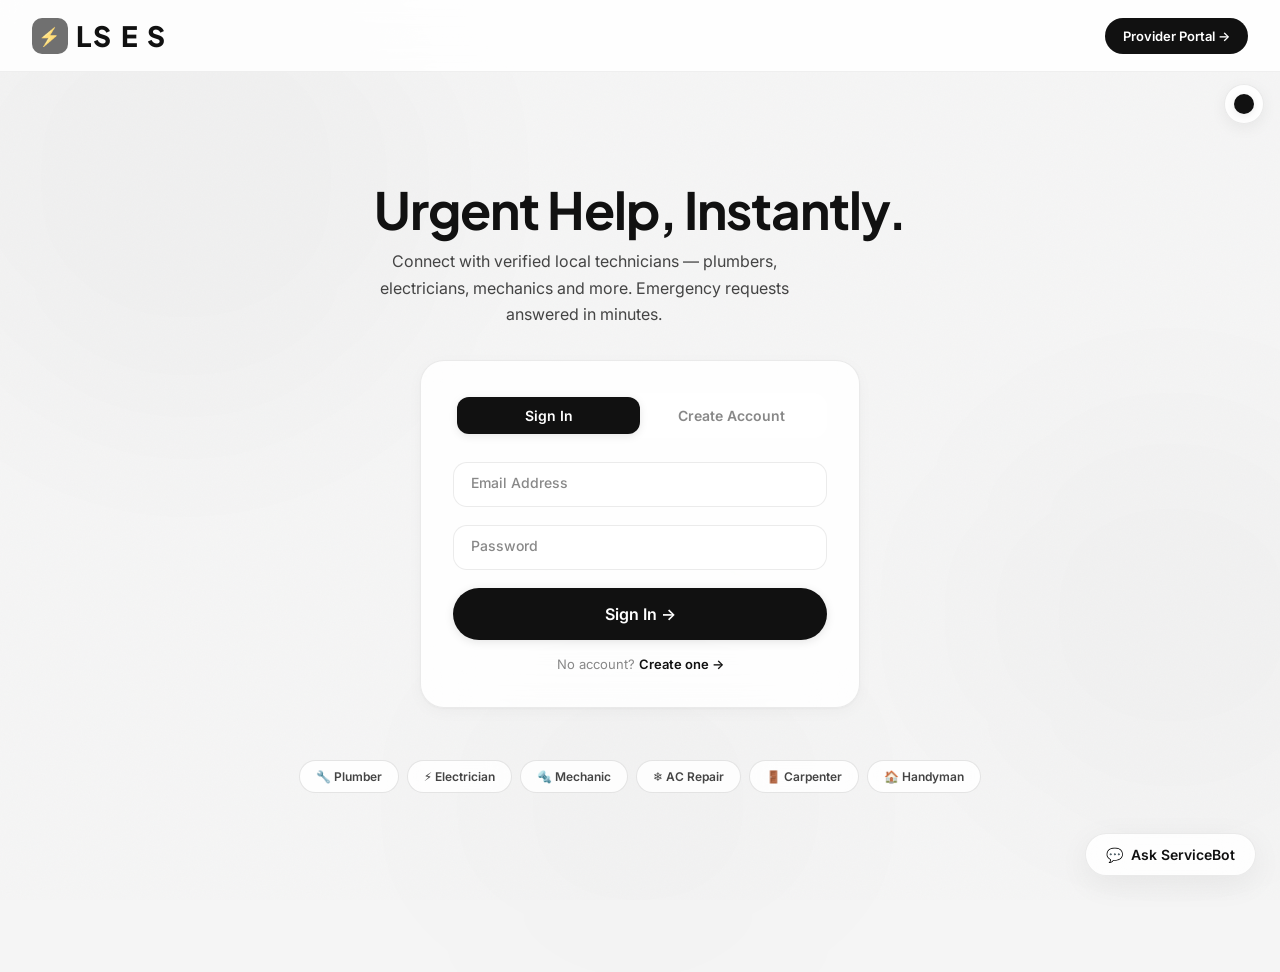
<file: frontend/index.html>
<!DOCTYPE html>
<html lang="en" data-theme="light-minimal">
<head>
<meta charset="UTF-8"/>
<meta name="viewport" content="width=device-width, initial-scale=1.0"/>
<meta name="description" content="LSES — Local Service Emergency System. Get instant help from verified local technicians."/>
<meta name="theme-color" content="#111111"/>
<title>LSES — Local Service Emergency System</title>
<link rel="stylesheet" href="css/style.css"/>
<script>
  (function(){var t=localStorage.getItem('lses_theme');if(t)document.documentElement.setAttribute('data-theme',t)})();
  if(!localStorage.getItem('lses_theme'))localStorage.setItem('lses_theme','light-minimal');
</script>
</head>
<body>
<!-- Background Orbs -->
<div class="orb orb-1"></div>
<div class="orb orb-2"></div>
<div class="orb orb-3"></div>

<!-- Toast Container -->
<div id="toast-container"></div>

<!-- Theme Switcher -->
<div class="theme-switcher">
  <button class="theme-toggle" onclick="toggleThemePicker()" title="Change Theme">
    <span class="theme-toggle-dot"></span>
  </button>
  <div class="theme-picker" id="theme-picker">
    <button class="theme-dot" onclick="setTheme('light-minimal')" title="Light Minimal" style="background:#f5f5f5;border:2px solid rgba(0,0,0,0.15)"></button>
    <button class="theme-dot" onclick="setTheme('noir-glass')" title="Noir Glass" style="background:linear-gradient(135deg,#0a0a0a,#333)"></button>
    <button class="theme-dot" onclick="setTheme('arctic-light')" title="Arctic Light" style="background:#007AFF"></button>
    <button class="theme-dot" onclick="setTheme('rose-quartz')" title="Rose Quartz" style="background:#FF2D55"></button>
    <button class="theme-dot" onclick="setTheme('mint-fresh')" title="Mint Fresh" style="background:#30D158"></button>
    <button class="theme-dot" onclick="setTheme('golden-hour')" title="Golden Hour" style="background:#FF9F0A"></button>
    <button class="theme-dot" onclick="setTheme('lavender-mist')" title="Lavender Mist" style="background:#BF5AF2"></button>
    <button class="theme-dot" onclick="setTheme('pearl-white')" title="Pearl White" style="background:#5AC8FA"></button>
    <button class="theme-dot" onclick="setTheme('midnight-pro')" title="Midnight Pro" style="background:linear-gradient(135deg,#0a0a0f,#0A84FF)"></button>
    <button class="theme-dot" onclick="setTheme('space-indigo')" title="Space Indigo" style="background:linear-gradient(135deg,#0d0d1a,#5E5CE6)"></button>
    <button class="theme-dot" onclick="setTheme('crystal-clear')" title="Crystal Clear" style="background:linear-gradient(135deg,#e8efff,#f5e8ff,#e8fff5)"></button>
  </div>
</div>

<!-- Navbar -->
<nav class="navbar">
  <a href="index.html" class="logo">
    <span class="logo-icon">⚡</span>
    LS<span>E</span>S
  </a>
  <div class="nav-links">
    <a href="provider.html" class="nav-btn">Provider Portal →</a>
  </div>
</nav>

<!-- Hero / Auth -->
<div class="page-wrap">
  <div class="hero">
    <!-- Brand -->
    <div class="hero-brand">
      <h1>Urgent Help, <span style="color:var(--accent)">Instantly.</span></h1>
      <p>Connect with verified local technicians — plumbers, electricians, mechanics and more. Emergency requests answered in minutes.</p>
    </div>

    <!-- Auth Card -->
    <div class="auth-card glass glass-pad anim-up anim-up-2">
      <!-- Segmented Control -->
      <div class="seg-control">
        <button class="tab active" onclick="switchTab('login')">Sign In</button>
        <button class="tab" onclick="switchTab('register')">Create Account</button>
      </div>

      <!-- Login Panel -->
      <div class="tab-panel active" id="panel-login">
        <div class="form-field">
          <input type="email" id="login-email" placeholder=" " autocomplete="email"/>
          <label>Email Address</label>
        </div>
        <div class="form-field">
          <input type="password" id="login-password" placeholder=" "/>
          <label>Password</label>
        </div>
        <button class="btn btn-accent btn-full btn-lg" id="btn-login" onclick="doLogin()">Sign In →</button>
        <p style="text-align:center;margin-top:14px;font-size:13px;color:var(--text-3)">
          No account? <a href="#" onclick="switchTab('register')" style="color:var(--accent);font-weight:600">Create one →</a>
        </p>
      </div>

      <!-- Register Panel -->
      <div class="tab-panel" id="panel-register">
        <div class="form-row">
          <div class="form-field">
            <input type="text" id="reg-name" placeholder=" "/>
            <label>Full Name</label>
          </div>
          <div class="form-field">
            <input type="tel" id="reg-phone" placeholder=" " maxlength="10"/>
            <label>Phone Number</label>
          </div>
        </div>
        <div class="form-field">
          <input type="email" id="reg-email" placeholder=" " autocomplete="email"/>
          <label>Email Address</label>
        </div>
        <div class="form-field">
          <input type="text" id="reg-address" placeholder=" "/>
          <label>Address</label>
        </div>
        <div class="location-panel compact-panel" style="margin-bottom:16px">
          <span id="reg-location-status" style="font-size:12px">Click to detect your location</span>
          <button class="btn btn-ghost btn-sm" type="button" onclick="captureUserLocation()">📍 Detect</button>
        </div>
        <!-- Profile Photo Upload -->
        <div style="margin-bottom:16px">
          <label class="photo-upload-label">Profile Photo</label>
          <div class="photo-upload-wrap" onclick="document.getElementById('reg-photo').click()">
            <div class="photo-avatar" id="reg-photo-preview">👤</div>
            <div class="photo-upload-info">
              <span class="photo-upload-btn">📷 Upload Photo</span>
              <p>JPG, PNG or GIF · Max 5MB</p>
            </div>
            <input type="file" id="reg-photo" class="photo-upload-input" accept="image/*" onchange="previewPhoto(this, 'reg-photo-preview')"/>
          </div>
        </div>
        <div class="form-field">
          <input type="password" id="reg-password" placeholder=" "/>
          <label>Password (min 6 chars)</label>
        </div>
        <button class="btn btn-accent btn-full btn-lg" id="btn-register" onclick="doRegister()">Create Account →</button>
      </div>
    </div>

    <!-- Service Chips -->
    <div class="chips-strip">
      <div class="chip-pill">🔧 Plumber</div>
      <div class="chip-pill">⚡ Electrician</div>
      <div class="chip-pill">🔩 Mechanic</div>
      <div class="chip-pill">❄️ AC Repair</div>
      <div class="chip-pill">🚪 Carpenter</div>
      <div class="chip-pill">🏠 Handyman</div>
    </div>
  </div>
</div>

<!-- Chatbot -->
<button id="chat-fab" onclick="toggleChat()"><span>💬</span><span class="fab-text">Ask ServiceBot</span></button>
<div id="chat-window">
  <div class="chat-header">
    <div class="chat-header-title"><span class="chat-status"></span> ServiceBot</div>
    <button class="chat-close" onclick="toggleChat()">✕</button>
  </div>
  <div class="chat-messages" id="chat-messages"></div>
  <div class="chat-input-row">
    <input type="text" id="chat-input" placeholder="Ask me anything…"/>
    <button class="chat-send" onclick="sendMessage()">➤</button>
  </div>
</div>

<script src="js/main.js"></script>
<script src="js/chatbot.js"></script>
<script>
function toggleThemePicker(){document.getElementById('theme-picker').classList.toggle('open')}
function setTheme(t){
  document.documentElement.setAttribute('data-theme',t);
  localStorage.setItem('lses_theme',t);
  document.querySelectorAll('.theme-dot').forEach(d=>{
    d.classList.toggle('active',d.getAttribute('title')&&d.getAttribute('title').toLowerCase().replace(/\s+/g,'-')===t);
  });
  document.getElementById('theme-picker').classList.remove('open');
}
// Mark active theme dot on load
document.addEventListener('DOMContentLoaded',()=>{
  var cur=document.documentElement.getAttribute('data-theme')||'light-minimal';
  document.querySelectorAll('.theme-dot').forEach(d=>{
    d.classList.toggle('active',d.getAttribute('title')&&d.getAttribute('title').toLowerCase().replace(/\s+/g,'-')===cur);
  });
});
// Close theme picker on outside click
document.addEventListener('click',e=>{if(!e.target.closest('.theme-switcher'))document.getElementById('theme-picker').classList.remove('open')});
</script>
</body>
</html>
</file>
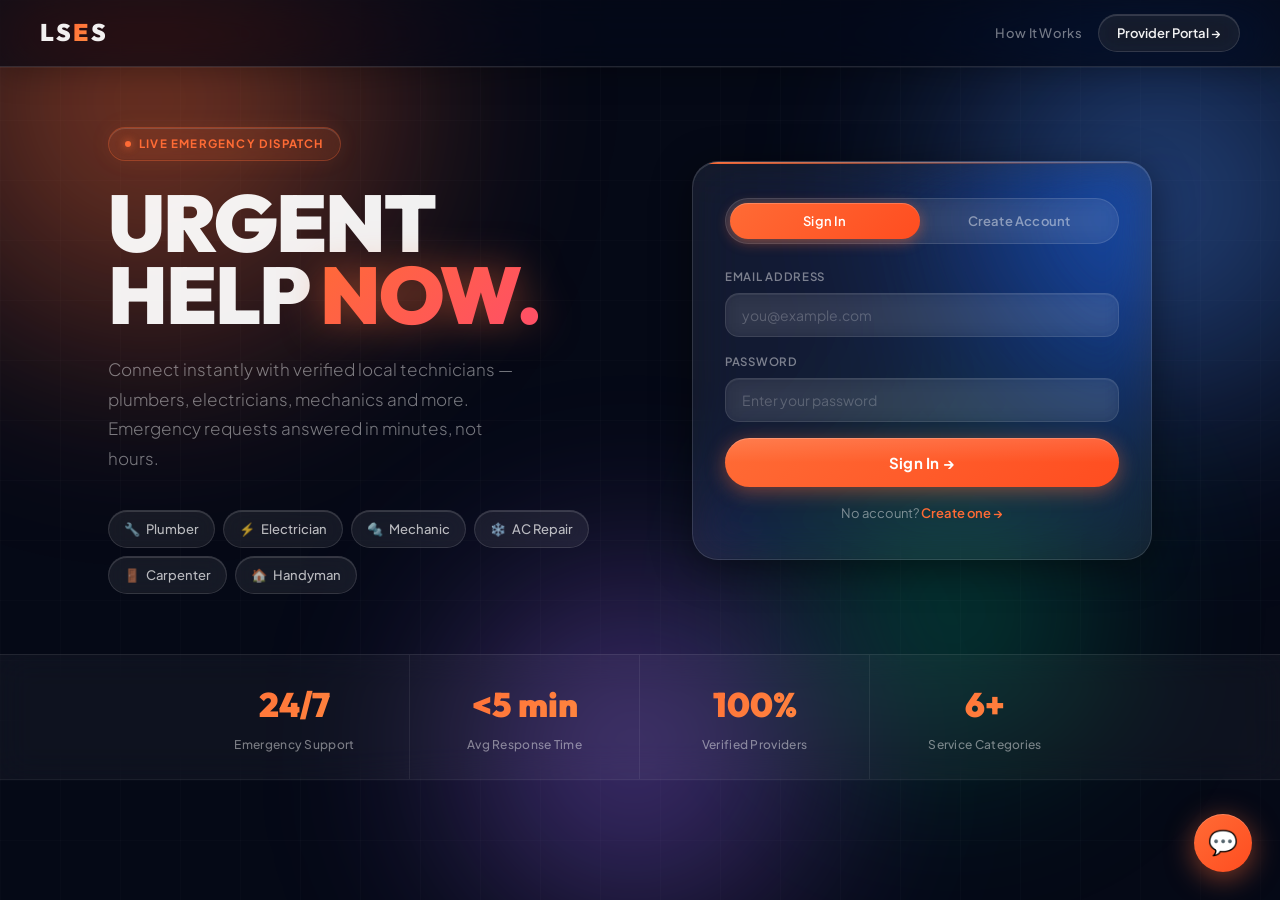
<file: frontend/css/lses_liquid_glass/lses_liquid/index.html>
<!DOCTYPE html>
<html lang="en">
<head>
<meta charset="UTF-8"/>
<meta name="viewport" content="width=device-width, initial-scale=1.0"/>
<title>LSES — Local Service Emergency System</title>
<link rel="stylesheet" href="css/style.css"/>
</head>
<body>

<!-- ── LIQUID GLASS ANIMATED BACKGROUND ── -->
<div class="lg-bg">
  <div class="orb orb-1"></div>
  <div class="orb orb-2"></div>
  <div class="orb orb-3"></div>
  <div class="orb orb-4"></div>
</div>

<div id="toast-container"></div>

<!-- NAV -->
<nav class="navbar">
  <a href="index.html" class="logo">LS<span>E</span>S</a>
  <div class="nav-links">
    <a href="#" class="nav-link">How It Works</a>
    <a href="provider.html" class="nav-btn">Provider Portal →</a>
  </div>
</nav>

<!-- HERO -->
<div class="hero-section">
  <!-- Left: Text -->
  <div class="hero-text">
    <div class="hero-badge">
      <span class="badge-pulse"></span>
      LIVE EMERGENCY DISPATCH
    </div>
    <h1 class="hero-h1">URGENT<br>HELP <span class="accent">NOW.</span></h1>
    <p class="hero-sub">Connect instantly with verified local technicians — plumbers, electricians, mechanics and more. Emergency requests answered in minutes, not hours.</p>
    <div class="service-chips">
      <div class="chip"><span>🔧</span> Plumber</div>
      <div class="chip"><span>⚡</span> Electrician</div>
      <div class="chip"><span>🔩</span> Mechanic</div>
      <div class="chip"><span>❄️</span> AC Repair</div>
      <div class="chip"><span>🚪</span> Carpenter</div>
      <div class="chip"><span>🏠</span> Handyman</div>
    </div>
  </div>

  <!-- Right: Auth Card -->
  <div class="auth-card orange-card">
    <div class="tabs">
      <button class="tab active orange-tab" onclick="switchTab('login')">Sign In</button>
      <button class="tab orange-tab" onclick="switchTab('register')">Create Account</button>
    </div>

    <!-- Login Panel -->
    <div class="tab-panel active" id="panel-login">
      <div class="form-group">
        <label>Email Address</label>
        <input type="email" id="login-email" placeholder="you@example.com" autocomplete="email"/>
      </div>
      <div class="form-group">
        <label>Password</label>
        <input type="password" id="login-password" placeholder="Enter your password"/>
      </div>
      <button class="btn btn-orange btn-full btn-lg" id="btn-login" onclick="doLogin()">Sign In →</button>
      <p style="text-align:center;margin-top:16px;font-size:13px;color:var(--muted);">
        No account? <a href="#" onclick="switchTab('register')" style="color:var(--orange);text-decoration:none;font-weight:600;">Create one →</a>
      </p>
    </div>

    <!-- Register Panel -->
    <div class="tab-panel" id="panel-register">
      <div class="form-group">
        <label>Full Name</label>
        <input type="text" id="reg-name" placeholder="Your full name"/>
      </div>
      <div class="form-group">
        <label>Email Address</label>
        <input type="email" id="reg-email" placeholder="you@example.com" autocomplete="email"/>
      </div>
      <div class="form-group">
        <label>Password</label>
        <input type="password" id="reg-password" placeholder="Minimum 6 characters"/>
      </div>
      <button class="btn btn-orange btn-full btn-lg" id="btn-register" onclick="doRegister()">Create Account →</button>
    </div>
  </div>
</div>

<!-- STATS STRIP -->
<div class="stats-strip">
  <div class="strip-item"><div class="strip-num">24/7</div><div class="strip-lbl">Emergency Support</div></div>
  <div class="strip-item"><div class="strip-num">&lt;5 min</div><div class="strip-lbl">Avg Response Time</div></div>
  <div class="strip-item"><div class="strip-num">100%</div><div class="strip-lbl">Verified Providers</div></div>
  <div class="strip-item"><div class="strip-num">6+</div><div class="strip-lbl">Service Categories</div></div>
</div>

<!-- CHATBOT -->
<button id="chat-fab" onclick="toggleChat()" title="Chat with ServiceBot">💬</button>
<div id="chat-window">
  <div class="chat-header">
    <div class="chat-header-title">🤖 ServiceBot</div>
    <button class="chat-close" onclick="toggleChat()">✕</button>
  </div>
  <div class="chat-messages" id="chat-messages"></div>
  <div class="chat-input-row">
    <input type="text" id="chat-input" placeholder="Ask me anything…"/>
    <button class="chat-send" onclick="sendMessage()">➤</button>
  </div>
</div>

<script src="js/main.js"></script>
<script src="js/chatbot.js"></script>
</body>
</html>
</file>
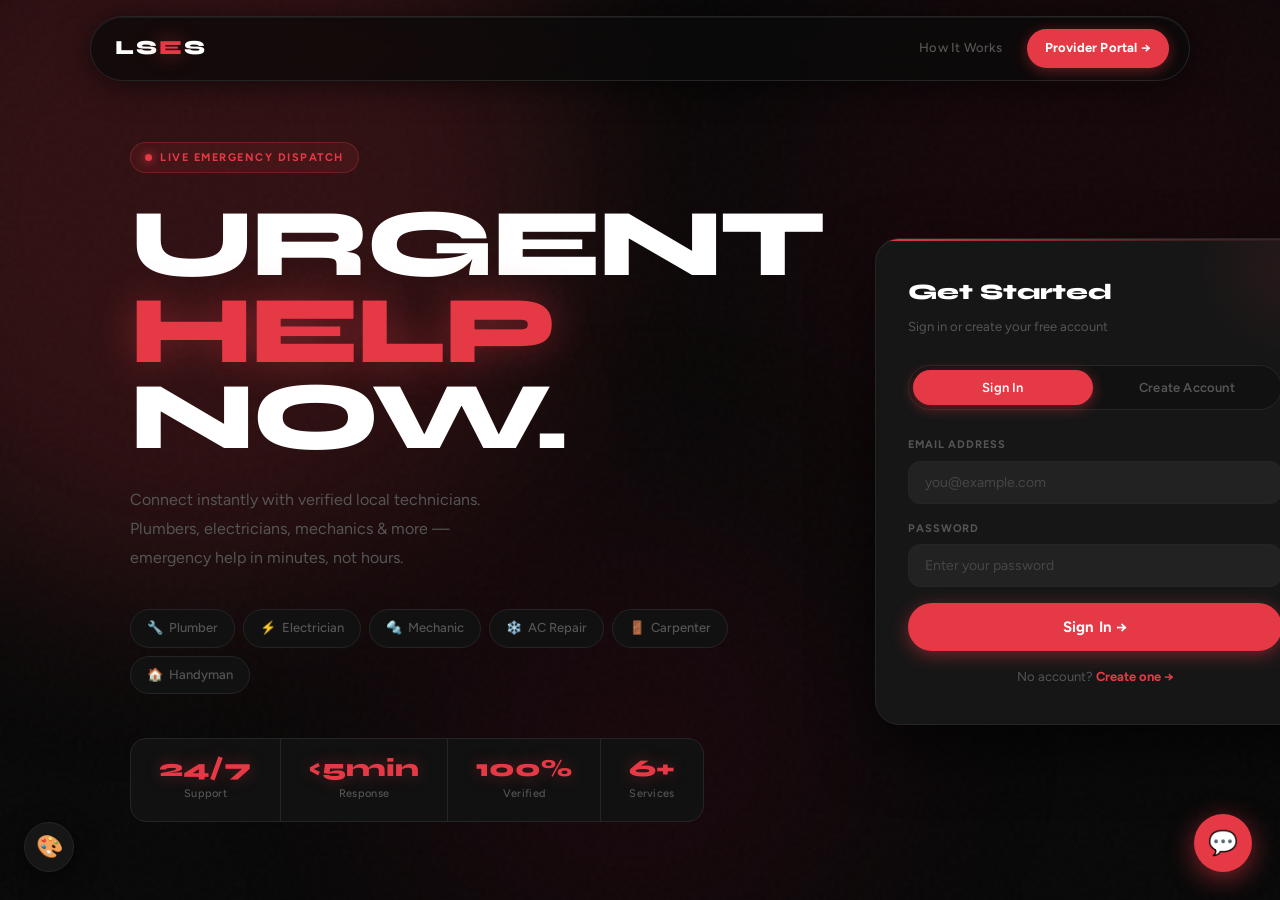
<file: frontend/css/lses_redesign_final/lses_v2/index.html>
<!DOCTYPE html>
<html lang="en" data-theme="noir">
<head>
<meta charset="UTF-8"/>
<meta name="viewport" content="width=device-width, initial-scale=1.0"/>
<title>LSES — Local Service Emergency System</title>
<link rel="stylesheet" href="css/style.css"/>
</head>
<body>

<!-- Animated background blobs -->
<div class="bg-art">
  <div class="bg-blob bg-blob-1"></div>
  <div class="bg-blob bg-blob-2"></div>
  <div class="bg-blob bg-blob-3"></div>
</div>

<div id="toast-container"></div>

<!-- ── FLOATING PILL NAVBAR ── -->
<div class="nav-wrapper">
  <nav class="navbar">
    <a href="index.html" class="logo">LS<span>E</span>S</a>
    <div class="nav-links">
      <a href="#how" class="nav-link">How It Works</a>
      <a href="provider.html" class="nav-btn">Provider Portal →</a>
    </div>
  </nav>
</div>

<!-- ── HERO SECTION ── -->
<section class="hero">

  <!-- Left: Main Content -->
  <div class="hero-left">
    <div class="live-badge">
      <span class="live-badge-dot"></span>
      Live Emergency Dispatch
    </div>

    <h1 class="hero-h1">
      URGENT
      <span class="acc">HELP</span>
      NOW.
    </h1>

    <p class="hero-sub">
      Connect instantly with verified local technicians.
      Plumbers, electricians, mechanics &amp; more —
      emergency help in minutes, not hours.
    </p>

    <!-- Service Chips -->
    <div class="service-chips">
      <div class="svc-chip"><span>🔧</span> Plumber</div>
      <div class="svc-chip"><span>⚡</span> Electrician</div>
      <div class="svc-chip"><span>🔩</span> Mechanic</div>
      <div class="svc-chip"><span>❄️</span> AC Repair</div>
      <div class="svc-chip"><span>🚪</span> Carpenter</div>
      <div class="svc-chip"><span>🏠</span> Handyman</div>
    </div>

    <!-- Stats -->
    <div class="hero-stats">
      <div class="hstat">
        <span class="hstat-num">24/7</span>
        <span class="hstat-lbl">Support</span>
      </div>
      <div class="hstat">
        <span class="hstat-num">&lt;5min</span>
        <span class="hstat-lbl">Response</span>
      </div>
      <div class="hstat">
        <span class="hstat-num">100%</span>
        <span class="hstat-lbl">Verified</span>
      </div>
      <div class="hstat">
        <span class="hstat-num">6+</span>
        <span class="hstat-lbl">Services</span>
      </div>
    </div>
  </div>

  <!-- Right: Auth Panel -->
  <div class="auth-panel orange-card">
    <div class="auth-label">Get Started</div>
    <div class="auth-sublabel">Sign in or create your free account</div>

    <div class="tabs">
      <button class="tab active orange-tab" onclick="switchTab('login')">Sign In</button>
      <button class="tab orange-tab" onclick="switchTab('register')">Create Account</button>
    </div>

    <!-- Login -->
    <div class="tab-panel active" id="panel-login">
      <div class="form-group">
        <label>Email Address</label>
        <input type="email" id="login-email" placeholder="you@example.com" autocomplete="email"/>
      </div>
      <div class="form-group">
        <label>Password</label>
        <input type="password" id="login-password" placeholder="Enter your password"/>
      </div>
      <button class="btn btn-orange btn-full btn-lg" id="btn-login" onclick="doLogin()">
        Sign In →
      </button>
      <p style="text-align:center;margin-top:16px;font-size:13px;color:var(--muted);">
        No account?
        <a href="#" onclick="switchTab('register')" style="color:var(--accent);text-decoration:none;font-weight:700;">
          Create one →
        </a>
      </p>
    </div>

    <!-- Register -->
    <div class="tab-panel" id="panel-register">
      <div class="form-group">
        <label>Full Name</label>
        <input type="text" id="reg-name" placeholder="Your full name"/>
      </div>
      <div class="form-group">
        <label>Email Address</label>
        <input type="email" id="reg-email" placeholder="you@example.com" autocomplete="email"/>
      </div>
      <div class="form-group">
        <label>Password</label>
        <input type="password" id="reg-password" placeholder="Minimum 6 characters"/>
      </div>
      <button class="btn btn-orange btn-full btn-lg" id="btn-register" onclick="doRegister()">
        Create Account →
      </button>
    </div>
  </div>
</section>

<!-- ── CHATBOT ── -->
<button id="chat-fab" onclick="toggleChat()" title="Chat with ServiceBot">💬</button>
<div id="chat-window">
  <div class="chat-header">
    <div class="chat-header-title">🤖 ServiceBot</div>
    <button class="chat-close" onclick="toggleChat()">✕</button>
  </div>
  <div class="chat-messages" id="chat-messages"></div>
  <div class="chat-input-row">
    <input type="text" id="chat-input" placeholder="Ask me anything…"/>
    <button class="chat-send" onclick="sendMessage()">➤</button>
  </div>
</div>

<script src="js/theme.js"></script>
<script src="js/main.js"></script>
<script src="js/chatbot.js"></script>
</body>
</html>
</file>
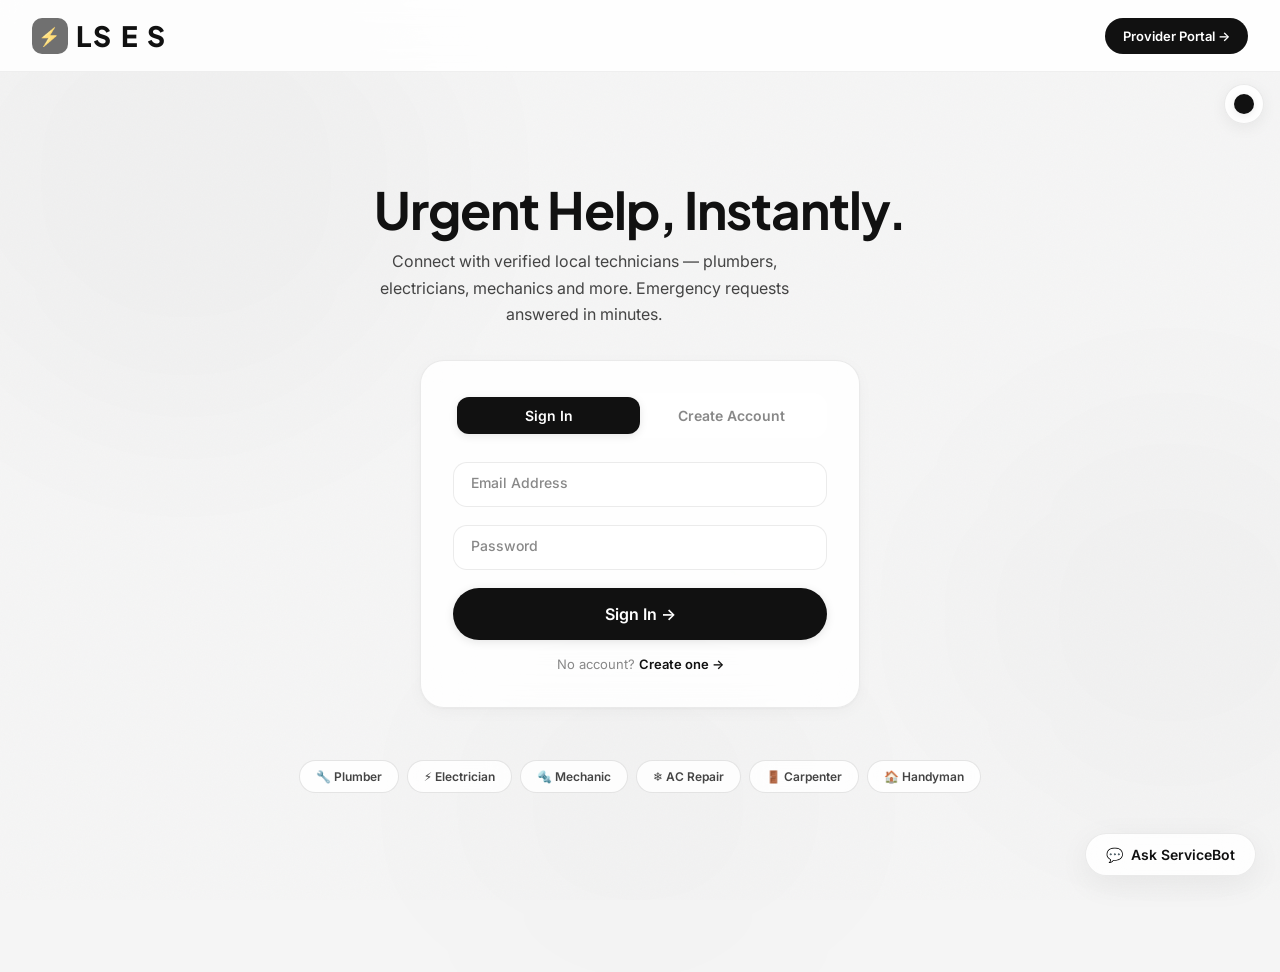
<file: frontend/emergency.html>
<!DOCTYPE html>
<html lang="en" data-theme="light-minimal">
<head>
<meta charset="UTF-8"/>
<meta name="viewport" content="width=device-width, initial-scale=1.0"/>
<meta name="description" content="LSES Dashboard. Book services, track requests, and manage your bookings."/>
<meta name="theme-color" content="#111111"/>
<title>Dashboard — LSES</title>
<link rel="stylesheet" href="css/style.css"/>
<script>(function(){var t=localStorage.getItem('lses_theme');if(t)document.documentElement.setAttribute('data-theme',t);else localStorage.setItem('lses_theme','light-minimal')})()</script>
</head>
<body>
<div class="orb orb-1"></div><div class="orb orb-2"></div><div class="orb orb-3"></div>
<div id="toast-container"></div>

<!-- Theme Switcher -->
<div class="theme-switcher">
  <button class="theme-toggle" onclick="toggleThemePicker()" title="Change Theme"><span class="theme-toggle-dot"></span></button>
  <div class="theme-picker" id="theme-picker">
    <button class="theme-dot" onclick="setTheme('light-minimal')" title="Light Minimal" style="background:#f5f5f5;border:2px solid rgba(0,0,0,0.15)"></button>
    <button class="theme-dot" onclick="setTheme('noir-glass')" title="Noir Glass" style="background:linear-gradient(135deg,#0a0a0a,#333)"></button>
    <button class="theme-dot" onclick="setTheme('arctic-light')" title="Arctic Light" style="background:#007AFF"></button>
    <button class="theme-dot" onclick="setTheme('rose-quartz')" title="Rose Quartz" style="background:#FF2D55"></button>
    <button class="theme-dot" onclick="setTheme('mint-fresh')" title="Mint Fresh" style="background:#30D158"></button>
    <button class="theme-dot" onclick="setTheme('golden-hour')" title="Golden Hour" style="background:#FF9F0A"></button>
    <button class="theme-dot" onclick="setTheme('lavender-mist')" title="Lavender Mist" style="background:#BF5AF2"></button>
    <button class="theme-dot" onclick="setTheme('pearl-white')" title="Pearl White" style="background:#5AC8FA"></button>
    <button class="theme-dot" onclick="setTheme('midnight-pro')" title="Midnight Pro" style="background:linear-gradient(135deg,#0a0a0f,#0A84FF)"></button>
    <button class="theme-dot" onclick="setTheme('space-indigo')" title="Space Indigo" style="background:linear-gradient(135deg,#0d0d1a,#5E5CE6)"></button>
    <button class="theme-dot" onclick="setTheme('crystal-clear')" title="Crystal Clear" style="background:linear-gradient(135deg,#e8efff,#f5e8ff,#e8fff5)"></button>
  </div>
</div>

<!-- Navbar -->
<nav class="navbar">
  <a href="index.html" class="logo"><span class="logo-icon">⚡</span> LS<span>E</span>S</a>
  <div class="nav-links">
    <div class="user-chip">
      <div class="user-avatar" id="user-avatar">U</div>
      <span class="user-name" id="user-name-display">User</span>
      <button class="logout-btn" onclick="logout()">Sign out</button>
    </div>
  </div>
</nav>

<!-- Main Content -->
<div class="page-wrap">
  <div class="container">
    <div class="page-header anim-up">
      <div class="page-title">Service <span>Dashboard</span></div>
      <div class="page-sub">Browse providers, book services, and track your requests.</div>
    </div>

    <!-- ── TAB NAVIGATION ── -->
    <div class="dash-tabs anim-up anim-up-1">
      <button class="dash-tab active" onclick="switchDashTab('providers')" id="dtab-providers">🔍 Find Providers</button>
      <button class="dash-tab" onclick="switchDashTab('booking')" id="dtab-booking">📋 Book Service</button>
      <button class="dash-tab" onclick="switchDashTab('history')" id="dtab-history">📜 My Bookings</button>
      <button class="dash-tab" onclick="switchDashTab('track')" id="dtab-track">📍 Track</button>
    </div>

    <!-- ══════ PROVIDERS TAB ══════ -->
    <div class="dash-panel active" id="dpanel-providers">
      <div class="glass glass-pad anim-up anim-up-2">
        <div class="card-title">
          <div class="card-icon">🔍</div>
          Browse Service Providers
        </div>

        <!-- Filters -->
        <div class="filter-bar">
          <div class="form-field" style="margin-bottom:0;flex:1;min-width:160px">
            <select id="filter-service" onchange="loadProviders()">
              <option value="">All Services</option>
              <option value="Plumber">🔧 Plumber</option>
              <option value="Electrician">⚡ Electrician</option>
              <option value="Mechanic">🔩 Mechanic</option>
              <option value="AC Repair">❄️ AC Repair</option>
              <option value="Carpenter">🚪 Carpenter</option>
              <option value="Handyman">🏠 Handyman</option>
            </select>
            <label>Filter by Service</label>
          </div>
          <div class="form-field" style="margin-bottom:0;flex:1;min-width:120px">
            <select id="filter-sort" onchange="loadProviders()">
              <option value="nearest">📍 Nearest First</option>
              <option value="price">💰 Lowest Price</option>
              <option value="rating">⭐ Highest Rating</option>
            </select>
            <label>Sort By</label>
          </div>
          <div class="form-field" style="margin-bottom:0;flex:1;min-width:120px">
            <input type="number" id="filter-max-price" placeholder=" " onchange="loadProviders()" min="0"/>
            <label>Max Price (₹)</label>
          </div>
          <button class="btn btn-ghost btn-sm" onclick="detectUserLocation()" title="Detect my location">📍 My Location</button>
        </div>

        <div id="location-info" style="font-size:12px;color:var(--text-3);margin:8px 0"></div>

        <!-- Provider Cards -->
        <div id="provider-list" class="provider-results" style="margin-top:16px">
          <div class="empty-state">
            <div class="empty-icon">⏳</div>
            <div class="empty-title">Loading providers…</div>
          </div>
        </div>
      </div>
    </div>

    <!-- ══════ BOOKING TAB ══════ -->
    <div class="dash-panel" id="dpanel-booking">
      <div class="booking-shell">
        <!-- Booking Form -->
        <div class="glass glass-pad anim-up anim-up-1">
          <div class="card-title">
            <div class="card-icon">📋</div>
            Book a Service
          </div>

          <!-- Selected Provider Preview -->
          <div id="selected-provider-card" style="display:none;margin-bottom:20px">
            <div class="selected-provider-card glass-sm" style="padding:16px;border-radius:var(--radius-md);background:var(--input-bg);border:2px solid var(--accent)">
              <div style="display:flex;align-items:center;gap:12px;margin-bottom:10px">
                <div id="sel-prov-avatar" style="width:48px;height:48px;border-radius:50%;background:var(--accent);color:#fff;display:flex;align-items:center;justify-content:center;font-weight:700;font-size:18px;overflow:hidden">P</div>
                <div>
                  <div id="sel-prov-name" style="font-weight:700;font-size:16px;color:var(--text-1)">—</div>
                  <div id="sel-prov-meta" style="font-size:13px;color:var(--text-3)">—</div>
                </div>
                <button class="btn btn-ghost btn-sm" style="margin-left:auto" onclick="clearSelectedProvider()">✕ Change</button>
              </div>
            </div>
          </div>
          <div id="no-provider-msg" class="warning-box" style="margin-bottom:20px">
            ⚠️ Please select a provider from the "Find Providers" tab first.
          </div>

          <div class="form-row">
            <div class="form-field">
              <input type="text" id="book-name" placeholder=" "/>
              <label>Your Name</label>
            </div>
            <div class="form-field">
              <input type="tel" id="book-phone" placeholder=" " maxlength="10"/>
              <label>Phone Number</label>
            </div>
          </div>
          <div class="form-field">
            <input type="text" id="book-address" placeholder=" "/>
            <label>Service Address</label>
          </div>
          <div class="location-panel compact-panel" style="margin-bottom:16px">
            <span id="book-location-status" style="font-size:12px">Detect your location for better matching</span>
            <button class="btn btn-ghost btn-sm" type="button" onclick="detectBookingLocation()">📍 Detect</button>
          </div>
          <div class="form-row">
            <div class="form-field">
              <input type="date" id="book-date" placeholder=" "/>
              <label>Preferred Date</label>
            </div>
            <div class="form-field">
              <input type="time" id="book-time" placeholder=" "/>
              <label>Preferred Time</label>
            </div>
          </div>
          <div class="form-field">
            <textarea id="book-desc" placeholder=" "></textarea>
            <label>Describe the problem</label>
          </div>

          <!-- Payment Method -->
          <div style="margin-bottom:20px">
            <label style="font-size:11px;font-weight:600;color:var(--text-3);text-transform:uppercase;letter-spacing:.5px;display:block;margin-bottom:10px">Payment Method</label>
            <div class="chip-grid">
              <button type="button" class="service-chip selected" data-value="CASH" onclick="selectPaymentMethod(this)"><span class="chip-icon">💵</span> Cash on Service</button>
              <button type="button" class="service-chip" data-value="ONLINE" onclick="selectPaymentMethod(this)"><span class="chip-icon">💳</span> Online Payment</button>
            </div>
          </div>

          <button class="btn btn-emergency btn-full btn-lg" id="btn-book" onclick="submitBooking()" disabled>
            🚀 Confirm Booking
          </button>
        </div>

        <!-- Payment Summary -->
        <div class="booking-side">
          <div class="glass glass-pad anim-up anim-up-2">
            <div class="card-title">
              <div class="card-icon" style="background:rgba(48,209,88,0.12)">💰</div>
              Payment Summary
            </div>
            <div class="amount-breakdown">
              <div class="info-row"><span class="info-lbl">Service Charge</span><span class="info-val" id="pay-service">₹0</span></div>
              <div class="info-row"><span class="info-lbl">Platform Fee</span><span class="info-val" id="pay-platform">₹49</span></div>
              <div class="info-row" style="border-bottom:none"><span class="info-lbl" style="font-weight:700;color:var(--text-1)">Total Amount</span><span class="info-val total-amount" id="pay-total" style="color:var(--accent);font-weight:800">₹0</span></div>
            </div>
            <div class="booking-note" id="pay-note">
              💡 Select a provider to see the payment breakdown.
            </div>
          </div>
        </div>
      </div>
    </div>

    <!-- ══════ HISTORY TAB ══════ -->
    <div class="dash-panel" id="dpanel-history">
      <div class="glass glass-pad anim-up anim-up-1">
        <div class="card-title">
          <div class="card-icon" style="background:rgba(90,200,250,0.12)">📜</div>
          My Booking History
        </div>
        <div id="user-history" class="history-list">
          <div class="empty-state-inline">Loading booking history…</div>
        </div>
      </div>
    </div>

    <!-- ══════ TRACK TAB ══════ -->
    <div class="dash-panel" id="dpanel-track">
      <div class="grid-responsive">
        <!-- Track Card -->
        <div class="glass glass-pad anim-up anim-up-1">
          <div class="card-title">
            <div class="card-icon" style="background:rgba(90,200,250,0.12)">📍</div>
            Track Your Request
          </div>
          <p style="font-size:14px;color:var(--text-2);margin-bottom:20px;line-height:1.6">
            Enter your registered phone number to see the live status of your latest booking.
          </p>
          <div class="form-field">
            <input type="tel" id="track-phone" placeholder=" " maxlength="10"/>
            <label>Phone Number</label>
          </div>
          <button class="btn btn-ghost btn-full btn-lg" id="btn-track" onclick="trackRequest()">
            🔍 Track Status
          </button>

          <!-- Track Result -->
          <div id="track-result" style="margin-top:24px;display:none">
            <div class="glass glass-sm track-result" style="background:var(--input-bg)">
              <div class="track-header">
                <div>
                  <div class="track-id-label">Request ID</div>
                  <div class="track-id" id="tr-id">#—</div>
                </div>
                <div class="badge badge-pending" id="tr-badge">
                  <span class="badge-dot"></span>—
                </div>
              </div>

              <div class="info-row">
                <span class="info-lbl">Service Type</span>
                <span class="info-val" id="tr-service">—</span>
              </div>
              <div class="info-row">
                <span class="info-lbl">Submitted At</span>
                <span class="info-val" id="tr-time">—</span>
              </div>
              <div class="info-row">
                <span class="info-lbl">Payment</span>
                <span class="info-val" id="tr-payment">—</span>
              </div>
              <div class="info-row" id="tr-provider-row" style="display:none">
                <span class="info-lbl">Assigned Provider</span>
                <span class="info-val" id="tr-provider">—</span>
              </div>
              <div class="info-row" id="tr-completed-row" style="display:none">
                <span class="info-lbl">Completed At</span>
                <span class="info-val" id="tr-completed">—</span>
              </div>
              <div style="font-size:13px;color:var(--text-3);margin-top:12px;line-height:1.5;padding:12px;background:var(--glass);border-radius:var(--radius-xs)" id="tr-desc">—</div>

              <!-- Timeline -->
              <div class="timeline" id="tr-timeline"></div>
            </div>
          </div>
        </div>

        <!-- Quick Info Card -->
        <div class="glass glass-pad anim-up anim-up-2">
          <div class="card-title">
            <div class="card-icon">ℹ️</div>
            How It Works
          </div>
          <div class="timeline">
            <div class="tl-step">
              <div class="tl-dot done"></div>
              <div class="tl-content"><div class="tl-lbl">Browse Providers</div><div class="tl-sub">Find the right service provider near you</div></div>
            </div>
            <div class="tl-step">
              <div class="tl-dot done"></div>
              <div class="tl-content"><div class="tl-lbl">Book Service</div><div class="tl-sub">Select provider, schedule time, and confirm</div></div>
            </div>
            <div class="tl-step">
              <div class="tl-dot active"></div>
              <div class="tl-content"><div class="tl-lbl">Pay & Get Service</div><div class="tl-sub">Pay online or cash. Provider arrives at your door</div></div>
            </div>
          </div>
        </div>
      </div>
    </div>

  </div>
</div>

<!-- Chatbot -->
<button id="chat-fab" onclick="toggleChat()"><span>💬</span><span class="fab-text">Ask ServiceBot</span></button>
<div id="chat-window">
  <div class="chat-header">
    <div class="chat-header-title"><span class="chat-status"></span> ServiceBot</div>
    <button class="chat-close" onclick="toggleChat()">✕</button>
  </div>
  <div class="chat-messages" id="chat-messages"></div>
  <div class="chat-input-row">
    <input type="text" id="chat-input" placeholder="Ask me anything…"/>
    <button class="chat-send" onclick="sendMessage()">➤</button>
  </div>
</div>

<script src="js/emergency.js"></script>
<script src="js/chatbot.js"></script>
<script>
function toggleThemePicker(){document.getElementById('theme-picker').classList.toggle('open')}
function setTheme(t){document.documentElement.setAttribute('data-theme',t);localStorage.setItem('lses_theme',t);document.getElementById('theme-picker').classList.remove('open')}
document.addEventListener('click',e=>{if(!e.target.closest('.theme-switcher'))document.getElementById('theme-picker').classList.remove('open')});
</script>
</body>
</html>
</file>
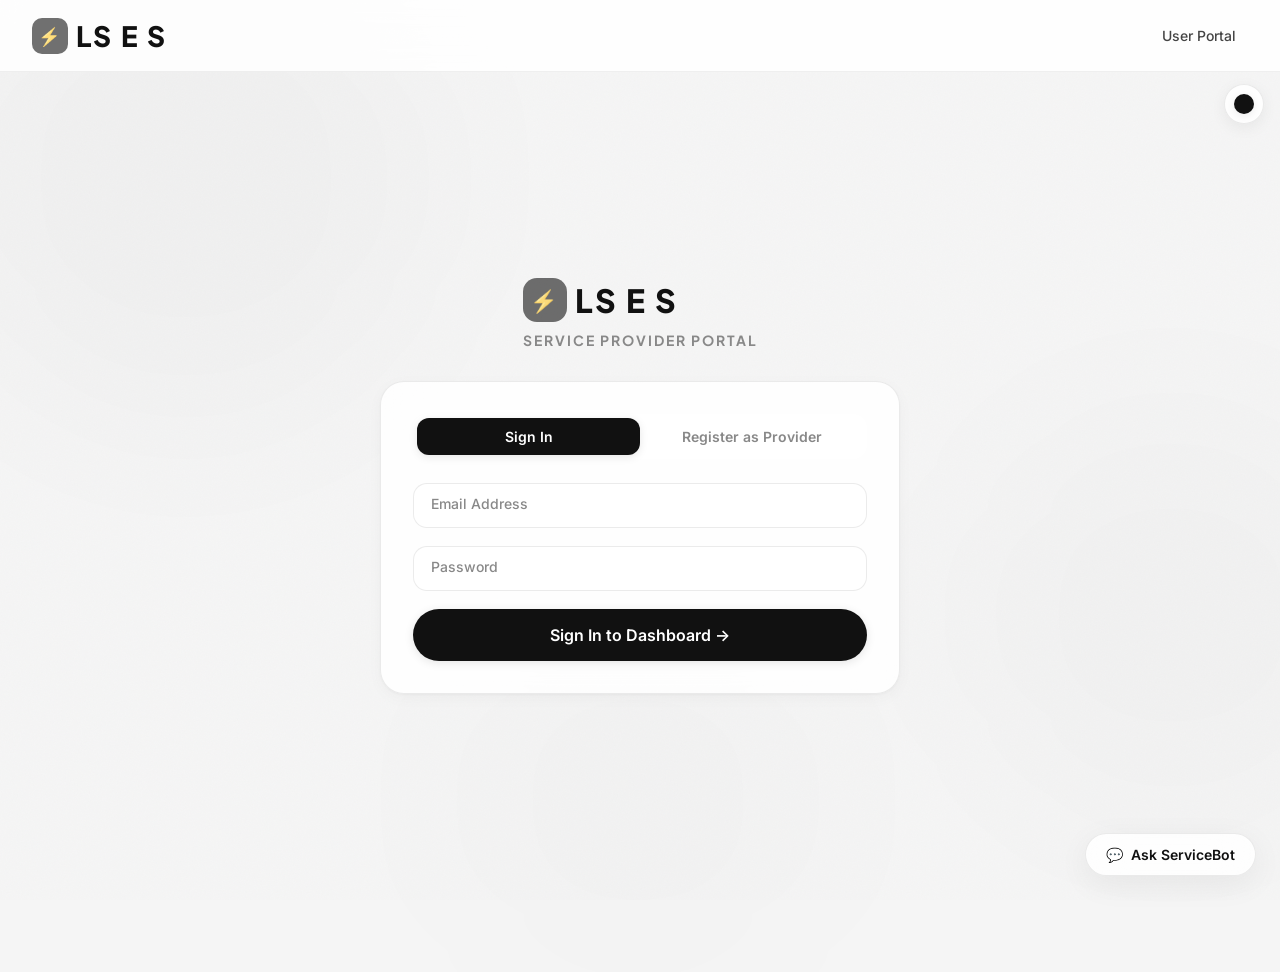
<file: frontend/provider.html>
<!DOCTYPE html>
<html lang="en" data-theme="noir-glass">
<head>
<meta charset="UTF-8"/>
<meta name="viewport" content="width=device-width, initial-scale=1.0"/>
<meta name="description" content="LSES Provider Portal. Manage your service jobs and accept bookings."/>
<meta name="theme-color" content="#0a0a0a"/>
<title>Provider Portal — LSES</title>
<link rel="stylesheet" href="css/style.css"/>
<script>(function(){var t=localStorage.getItem('lses_theme');if(t)document.documentElement.setAttribute('data-theme',t);else localStorage.setItem('lses_theme','noir-glass')})()</script>
</head>
<body>
<div class="orb orb-1"></div><div class="orb orb-2"></div><div class="orb orb-3"></div>
<div id="toast-container"></div>

<!-- Theme Switcher -->
<div class="theme-switcher">
  <button class="theme-toggle" onclick="toggleThemePicker()" title="Change Theme"><span class="theme-toggle-dot"></span></button>
  <div class="theme-picker" id="theme-picker">
    <button class="theme-dot" onclick="setTheme('light-minimal')" title="Light Minimal" style="background:#f5f5f5;border:2px solid rgba(0,0,0,0.15)"></button>
    <button class="theme-dot" onclick="setTheme('noir-glass')" title="Noir Glass" style="background:linear-gradient(135deg,#0a0a0a,#333)"></button>
    <button class="theme-dot" onclick="setTheme('arctic-light')" title="Arctic Light" style="background:#007AFF"></button>
    <button class="theme-dot" onclick="setTheme('rose-quartz')" title="Rose Quartz" style="background:#FF2D55"></button>
    <button class="theme-dot" onclick="setTheme('mint-fresh')" title="Mint Fresh" style="background:#30D158"></button>
    <button class="theme-dot" onclick="setTheme('golden-hour')" title="Golden Hour" style="background:#FF9F0A"></button>
    <button class="theme-dot" onclick="setTheme('lavender-mist')" title="Lavender Mist" style="background:#BF5AF2"></button>
    <button class="theme-dot" onclick="setTheme('pearl-white')" title="Pearl White" style="background:#5AC8FA"></button>
    <button class="theme-dot" onclick="setTheme('midnight-pro')" title="Midnight Pro" style="background:linear-gradient(135deg,#0a0a0f,#0A84FF)"></button>
    <button class="theme-dot" onclick="setTheme('space-indigo')" title="Space Indigo" style="background:linear-gradient(135deg,#0d0d1a,#5E5CE6)"></button>
    <button class="theme-dot" onclick="setTheme('crystal-clear')" title="Crystal Clear" style="background:linear-gradient(135deg,#e8efff,#f5e8ff,#e8fff5)"></button>
  </div>
</div>

<!-- Navbar -->
<nav class="navbar" id="nav-bar">
  <a href="index.html" class="logo"><span class="logo-icon">⚡</span> LS<span>E</span>S</a>
  <div class="nav-links" id="nav-right">
    <a href="index.html" class="nav-link">User Portal</a>
  </div>
</nav>

<!-- ══════════════════════════════════════════════════════════
     PROVIDER LOGIN / REGISTER (shown before login)
══════════════════════════════════════════════════════════ -->
<div class="page-wrap" id="provider-auth">
  <div class="auth-wrapper">
    <div class="auth-logo anim-up">
      <a href="index.html" class="logo" style="font-size:32px"><span class="logo-icon" style="width:44px;height:44px;font-size:22px;border-radius:14px">⚡</span> LS<span>E</span>S</a>
      <h2>Service Provider Portal</h2>
    </div>

    <div class="auth-card glass glass-pad anim-up anim-up-2" style="max-width:520px;width:100%">
      <div class="seg-control">
        <button class="tab active" onclick="switchProviderTab('login')">Sign In</button>
        <button class="tab" onclick="switchProviderTab('register')">Register as Provider</button>
      </div>

      <!-- Login Panel -->
      <div class="tab-panel active" id="ppanel-login">
        <div class="form-field">
          <input type="email" id="p-login-email" placeholder=" " autocomplete="email"/>
          <label>Email Address</label>
        </div>
        <div class="form-field">
          <input type="password" id="p-login-password" placeholder=" "/>
          <label>Password</label>
        </div>
        <button class="btn btn-accent btn-full btn-lg" id="btn-p-login" onclick="doProviderLogin()">
          Sign In to Dashboard →
        </button>
      </div>

      <!-- Register Panel -->
      <div class="tab-panel" id="ppanel-register">
        <div class="form-row">
          <div class="form-field">
            <input type="text" id="p-reg-name" placeholder=" "/>
            <label>Full Name</label>
          </div>
          <div class="form-field">
            <input type="tel" id="p-reg-phone" placeholder=" " maxlength="10"/>
            <label>Phone</label>
          </div>
        </div>
        <div class="form-field">
          <input type="email" id="p-reg-email" placeholder=" "/>
          <label>Email Address</label>
        </div>
        <div class="form-field">
          <select id="p-reg-service">
            <option value="">— Select your service —</option>
            <option value="Plumber">🔧 Plumber</option>
            <option value="Electrician">⚡ Electrician</option>
            <option value="Mechanic">🔩 Mechanic</option>
            <option value="AC Repair">❄️ AC Repair</option>
            <option value="Carpenter">🚪 Carpenter</option>
            <option value="Handyman">🏠 Handyman</option>
          </select>
          <label>Service Specialisation</label>
        </div>
        <div class="form-row">
          <div class="form-field">
            <input type="number" id="p-reg-charge" placeholder=" " min="0"/>
            <label>Charges (₹)</label>
          </div>
          <div class="form-field">
            <select id="p-reg-charge-type">
              <option value="per_visit">Per Visit</option>
              <option value="hourly">Hourly</option>
            </select>
            <label>Charge Type</label>
          </div>
        </div>
        <div class="form-field">
          <input type="text" id="p-reg-experience" placeholder=" "/>
          <label>Experience (e.g., 5 years)</label>
        </div>
        <div class="form-field">
          <input type="text" id="p-reg-address" placeholder=" "/>
          <label>Address</label>
        </div>
        <div class="location-panel compact-panel" style="margin-bottom:16px">
          <span id="register-location-status" style="font-size:12px">Click to detect your location</span>
          <button class="btn btn-ghost btn-sm" type="button" onclick="captureProviderLocation('register')">📍 Detect</button>
        </div>
        <!-- Profile Photo -->
        <div style="margin-bottom:16px">
          <label class="photo-upload-label">Profile Photo</label>
          <div class="photo-upload-wrap" onclick="document.getElementById('p-reg-photo').click()">
            <div class="photo-avatar" id="p-reg-photo-preview">👤</div>
            <div class="photo-upload-info">
              <span class="photo-upload-btn">📷 Upload Photo</span>
              <p>JPG, PNG or GIF · Max 5MB</p>
            </div>
            <input type="file" id="p-reg-photo" class="photo-upload-input" accept="image/*" onchange="previewProviderPhoto(this)"/>
          </div>
        </div>
        <div class="form-field">
          <input type="password" id="p-reg-password" placeholder=" "/>
          <label>Password (min 6 chars)</label>
        </div>
        <button class="btn btn-accent btn-full btn-lg" id="btn-p-register" onclick="doProviderRegister()">
          Create Provider Account →
        </button>
      </div>
    </div>
  </div>
</div>

<!-- ══════════════════════════════════════════════════════════
     PROVIDER DASHBOARD (shown after login)
══════════════════════════════════════════════════════════ -->
<div id="provider-dashboard">
  <!-- Refresh Progress Bar -->
  <div class="refresh-bar"><div class="refresh-bar-fill" id="refresh-bar-fill" style="width:100%"></div></div>

  <div class="page-wrap">
    <div class="container">
      <div class="page-header anim-up" style="display:flex;align-items:center;justify-content:space-between;flex-wrap:wrap;gap:12px">
        <div>
          <div class="page-title">Provider <span>Dashboard</span></div>
          <div class="page-sub">Manage your jobs and accept new service requests.</div>
        </div>
        <div class="countdown-pill" onclick="refreshAll()" style="cursor:pointer" title="Click to refresh now">
          <div class="countdown-ring">
            <svg viewBox="0 0 40 40">
              <circle cx="20" cy="20" r="17" class="ring-bg"/>
              <circle cx="20" cy="20" r="17" class="ring-fill" id="countdown-ring"
                stroke-dasharray="106.8" stroke-dashoffset="0"/>
            </svg>
            <span class="countdown-num" id="countdown">10</span>
          </div>
          <span>Auto-refresh</span>
        </div>
      </div>

      <div class="dash-layout">
        <!-- ── SIDEBAR ── -->
        <aside class="dash-sidebar">
          <div class="glass glass-pad stat-card anim-up anim-up-1">
            <div class="stat-icon">✅</div>
            <div class="stat-num green" id="stat-completed">0</div>
            <div class="stat-label">Completed</div>
          </div>
          <div class="glass glass-pad stat-card anim-up anim-up-2">
            <div class="stat-icon">🔥</div>
            <div class="stat-num orange" id="stat-active">0</div>
            <div class="stat-label">Active</div>
          </div>
          <div class="glass glass-pad stat-card anim-up anim-up-3">
            <div class="stat-icon">📋</div>
            <div class="stat-num blue" id="stat-pending">0</div>
            <div class="stat-label">Available</div>
          </div>
          <div class="glass glass-pad stat-card anim-up anim-up-4">
            <div class="stat-icon">⚡</div>
            <div class="stat-num yellow" id="stat-service" style="font-size:clamp(14px,2.5vw,18px)">—</div>
            <div class="stat-label">Speciality</div>
          </div>
        </aside>

        <!-- ── MAIN AREA ── -->
        <main class="dash-main">
          <!-- Active Job Section -->
          <div id="active-job-section" style="display:none;margin-bottom:28px">
            <div class="section-header">
              <div class="section-title">🔥 Active <span style="color:var(--accent)">Job</span></div>
            </div>
            <div class="glass active-job anim-up">
              <div class="aj-header">
                <div>
                  <div style="font-size:16px;font-weight:700;color:var(--text-1)">Current Assignment</div>
                  <div style="font-size:13px;color:var(--text-3);margin-top:3px">Job <span id="aj-id">#—</span> · Scheduled <span id="aj-slot">—</span></div>
                </div>
                <div class="aj-badge">IN PROGRESS</div>
              </div>
              <div class="aj-info-grid">
                <div class="aj-info-item"><div class="aj-lbl">Customer</div><div class="aj-val" id="aj-name">—</div></div>
                <div class="aj-info-item"><div class="aj-lbl">Phone</div><div class="aj-val" id="aj-phone">—</div></div>
                <div class="aj-info-item"><div class="aj-lbl">Service</div><div class="aj-val" id="aj-service">—</div></div>
                <div class="aj-info-item"><div class="aj-lbl">Payment</div><div class="aj-val" id="aj-payment">—</div></div>
                <div class="aj-info-item"><div class="aj-lbl">Amount</div><div class="aj-val" id="aj-total">—</div></div>
                <div class="aj-info-item"><div class="aj-lbl">Address</div><div class="aj-val" id="aj-address">—</div></div>
              </div>
              <div class="aj-desc-text" id="aj-desc">—</div>
              <iframe id="active-job-map" class="booking-map compact-map" title="Customer location" loading="lazy" style="display:none"></iframe>
              <button class="btn btn-success btn-lg btn-full" id="btn-complete" onclick="completeJob()">✅ Mark as Completed</button>
            </div>
          </div>

          <!-- Job Board -->
          <div class="section-header">
            <div class="section-title">📋 Available <span style="color:var(--accent)">Jobs</span></div>
            <div class="jobs-count-pill" id="jobs-count">0 jobs</div>
          </div>
          <div class="jobs-grid" id="jobs-grid">
            <div class="glass glass-pad empty-state">
              <div class="empty-icon">🔍</div>
              <div class="empty-title">Loading available jobs…</div>
            </div>
          </div>

          <!-- Booking History -->
          <div style="margin-top:32px">
            <div class="section-header">
              <div class="section-title">📜 Booking <span style="color:var(--accent)">History</span></div>
            </div>
            <div id="provider-history" class="history-list">
              <div class="empty-state-inline">Loading history…</div>
            </div>
          </div>
        </main>
      </div>
    </div>
  </div>
</div>

<!-- Chatbot -->
<button id="chat-fab" onclick="toggleChat()"><span>💬</span><span class="fab-text">Ask ServiceBot</span></button>
<div id="chat-window">
  <div class="chat-header">
    <div class="chat-header-title"><span class="chat-status"></span> ServiceBot</div>
    <button class="chat-close" onclick="toggleChat()">✕</button>
  </div>
  <div class="chat-messages" id="chat-messages"></div>
  <div class="chat-input-row">
    <input type="text" id="chat-input" placeholder="Ask me anything…"/>
    <button class="chat-send" onclick="sendMessage()">➤</button>
  </div>
</div>

<script src="js/provider.js"></script>
<script src="js/chatbot.js"></script>
<script>
// Theme switcher utils
function toggleThemePicker(){document.getElementById('theme-picker').classList.toggle('open')}
function setTheme(t){
  document.documentElement.setAttribute('data-theme',t);
  localStorage.setItem('lses_theme',t);
  document.querySelectorAll('.theme-dot').forEach(d=>{
    d.classList.toggle('active',d.getAttribute('title')&&d.getAttribute('title').toLowerCase().replace(/\s+/g,'-')===t);
  });
  document.getElementById('theme-picker').classList.remove('open')
}
document.addEventListener('click',e=>{if(!e.target.closest('.theme-switcher'))document.getElementById('theme-picker').classList.remove('open')});
document.addEventListener('DOMContentLoaded',()=>{
  var cur=document.documentElement.getAttribute('data-theme')||'noir-glass';
  document.querySelectorAll('.theme-dot').forEach(d=>{
    d.classList.toggle('active',d.getAttribute('title')&&d.getAttribute('title').toLowerCase().replace(/\s+/g,'-')===cur);
  });
});

// Photo preview for provider registration
function previewProviderPhoto(input) {
  const preview = document.getElementById('p-reg-photo-preview');
  if (input.files && input.files[0]) {
    // Validate file size (5MB max)
    if (input.files[0].size > 5 * 1024 * 1024) {
      alert('Image is too large. Please choose a file under 5MB.');
      input.value = '';
      return;
    }
    const reader = new FileReader();
    reader.onload = e => {
      preview.innerHTML = `<img src="${e.target.result}" alt="Profile preview"/>`;
    };
    reader.readAsDataURL(input.files[0]);
  }
}
</script>
</body>
</html>
</file>
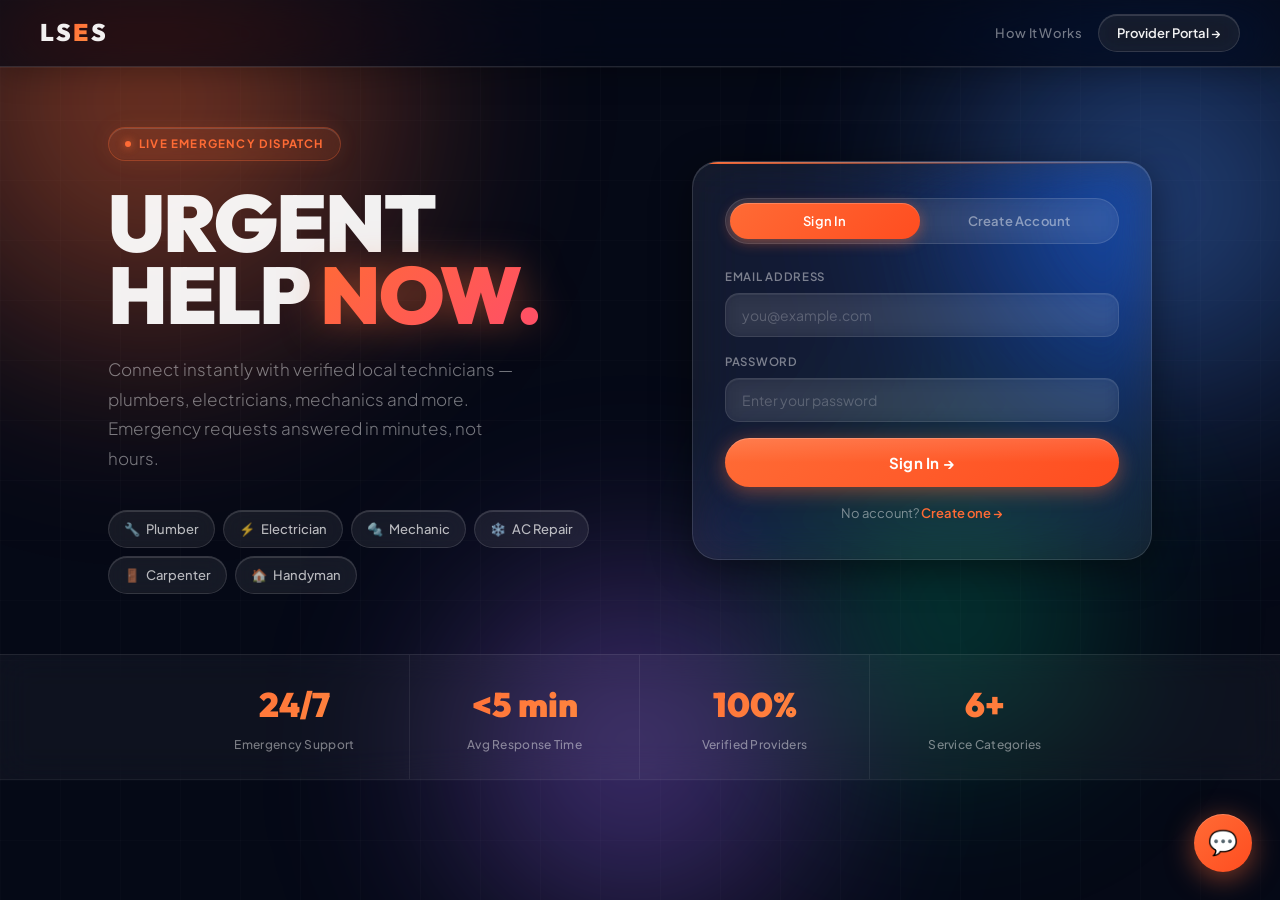
<file: frontend/css/lses_liquid_glass/lses_liquid/emergency.html>
<!DOCTYPE html>
<html lang="en">
<head>
<meta charset="UTF-8"/>
<meta name="viewport" content="width=device-width, initial-scale=1.0"/>
<title>Emergency Request — LSES</title>
<link rel="stylesheet" href="css/style.css"/>
</head>
<body>

<!-- ── LIQUID GLASS ANIMATED BACKGROUND ── -->
<div class="lg-bg">
  <div class="orb orb-1"></div>
  <div class="orb orb-2"></div>
  <div class="orb orb-3"></div>
  <div class="orb orb-4"></div>
</div>

<div id="toast-container"></div>

<!-- NAV -->
<nav class="navbar">
  <a href="index.html" class="logo">LS<span>E</span>S</a>
  <div class="nav-links">
    <div class="user-chip">
      <div class="user-avatar" id="user-avatar">U</div>
      <span id="user-name-display">User</span>
      <button class="logout-btn" onclick="logout()">Sign out</button>
    </div>
  </div>
</nav>

<!-- MAIN -->
<div class="page">
  <div class="page-header">
    <div class="page-title">Emergency <span>Dashboard</span></div>
    <div class="page-sub">Submit a new service request or track your existing one in real-time.</div>
  </div>

  <div class="grid-2">

    <!-- ── RAISE REQUEST ── -->
    <div class="card">
      <div class="card-title">
        <div class="card-icon">🚨</div>
        Raise Emergency Request
      </div>

      <div class="form-group">
        <label>Your Name</label>
        <input type="text" id="req-name" placeholder="Full name"/>
      </div>
      <div class="form-group">
        <label>Phone Number</label>
        <input type="tel" id="req-phone" placeholder="10-digit mobile number" maxlength="10"/>
      </div>
      <div class="form-group">
        <label>Service Type</label>
        <select id="req-service">
          <option value="">— Select service needed —</option>
          <option value="Plumber">🔧 Plumber</option>
          <option value="Electrician">⚡ Electrician</option>
          <option value="Mechanic">🔩 Mechanic</option>
          <option value="AC Repair">❄️ AC Repair</option>
          <option value="Carpenter">🚪 Carpenter</option>
          <option value="Handyman">🏠 Handyman</option>
        </select>
      </div>
      <div class="form-group">
        <label>Problem Description</label>
        <textarea id="req-desc" placeholder="Briefly describe the issue — e.g. water pipe burst in kitchen, no power in 2 rooms…"></textarea>
      </div>
      <button class="btn btn-orange btn-full btn-lg" id="btn-submit" onclick="submitRequest()">
        🚨 Submit Emergency Request
      </button>

      <div style="margin-top:16px;padding:13px 16px;background:rgba(255,204,0,0.07);border:1px solid rgba(255,204,0,0.18);border-radius:12px;font-size:13px;color:var(--yellow);backdrop-filter:blur(8px);">
        ⚠️ One active request allowed at a time. Previous request must be completed first.
      </div>
    </div>

    <!-- ── TRACK REQUEST ── -->
    <div class="card blue-top">
      <div class="card-title">
        <div class="card-icon blue-icon">📍</div>
        Track Your Request
      </div>

      <p style="font-size:14px;color:var(--muted);margin-bottom:18px;line-height:1.65;">
        Enter your registered phone number to see the live status of your latest emergency request.
      </p>

      <div class="form-group">
        <label>Phone Number</label>
        <input type="tel" id="track-phone" class="blue-focus" placeholder="Your 10-digit number" maxlength="10"/>
      </div>
      <button class="btn btn-ghost blue-ghost btn-full btn-lg" id="btn-track" onclick="trackRequest()">
        🔍 Track Status
      </button>

      <!-- Result -->
      <div id="track-result" style="margin-top:22px;display:none;">
        <div style="background:rgba(255,255,255,0.05);backdrop-filter:blur(12px);border:1px solid rgba(255,255,255,0.1);border-radius:16px;padding:22px;box-shadow:inset 0 1px 0 rgba(255,255,255,0.1);">

          <div style="display:flex;justify-content:space-between;align-items:flex-start;margin-bottom:18px;">
            <div>
              <div style="font-size:11px;color:var(--muted);margin-bottom:4px;text-transform:uppercase;letter-spacing:0.7px;">Request ID</div>
              <div style="font-size:22px;font-weight:800;font-family:var(--font-head);" id="tr-id">#—</div>
            </div>
            <div class="badge badge-pending" id="tr-badge">
              <span class="badge-dot"></span>—
            </div>
          </div>

          <div class="info-row">
            <span class="info-lbl">Service Type</span>
            <span class="info-val" id="tr-service">—</span>
          </div>
          <div class="info-row">
            <span class="info-lbl">Submitted At</span>
            <span class="info-val" id="tr-time">—</span>
          </div>
          <div class="info-row" id="tr-provider-row" style="display:none;">
            <span class="info-lbl">Assigned Provider</span>
            <span class="info-val" id="tr-provider">—</span>
          </div>
          <div class="info-row" id="tr-completed-row" style="display:none;">
            <span class="info-lbl">Completed At</span>
            <span class="info-val" id="tr-completed">—</span>
          </div>
          <div style="font-size:13px;color:var(--muted);margin-top:10px;line-height:1.55;" id="tr-desc">—</div>

          <!-- Timeline -->
          <div class="timeline" id="tr-timeline"></div>
        </div>
      </div>
    </div>

  </div>
</div>

<!-- CHATBOT -->
<button id="chat-fab" onclick="toggleChat()" title="Need help? Chat with ServiceBot">💬</button>
<div id="chat-window">
  <div class="chat-header">
    <div class="chat-header-title">🤖 ServiceBot</div>
    <button class="chat-close" onclick="toggleChat()">✕</button>
  </div>
  <div class="chat-messages" id="chat-messages"></div>
  <div class="chat-input-row">
    <input type="text" id="chat-input" placeholder="Ask me anything…"/>
    <button class="chat-send" onclick="sendMessage()">➤</button>
  </div>
</div>

<script src="js/emergency.js"></script>
<script src="js/chatbot.js"></script>
</body>
</html>
</file>
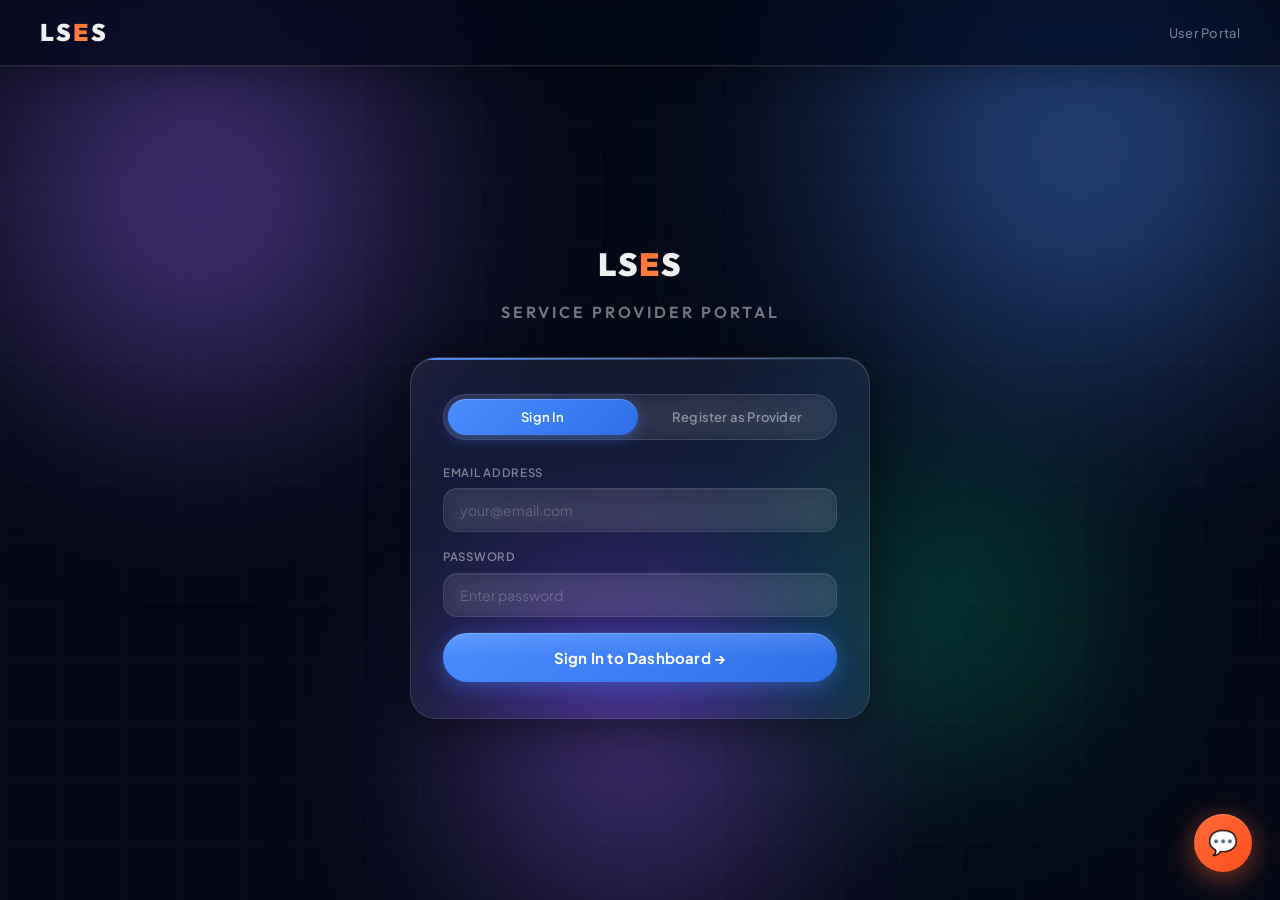
<file: frontend/css/lses_liquid_glass/lses_liquid/provider.html>
<!DOCTYPE html>
<html lang="en">
<head>
<meta charset="UTF-8"/>
<meta name="viewport" content="width=device-width, initial-scale=1.0"/>
<title>Provider Portal — LSES</title>
<link rel="stylesheet" href="css/style.css"/>
</head>
<body>

<!-- ── LIQUID GLASS ANIMATED BACKGROUND ── -->
<div class="lg-bg">
  <div class="orb orb-1" style="background:radial-gradient(circle,#4B8DFF 0%,transparent 70%);top:-200px;right:-150px;left:auto;animation-name:floatOrb2;"></div>
  <div class="orb orb-2" style="background:radial-gradient(circle,#9D6BFF 0%,transparent 70%);top:-100px;left:-100px;"></div>
  <div class="orb orb-3"></div>
  <div class="orb orb-4"></div>
</div>

<div id="toast-container"></div>

<!-- NAV -->
<nav class="navbar" id="nav-bar">
  <a href="index.html" class="logo">LS<span>E</span>S</a>
  <div class="nav-links" id="nav-right">
    <a href="index.html" class="nav-link">User Portal</a>
  </div>
</nav>

<!-- ════════════════════════════════════
     PROVIDER LOGIN / REGISTER
═════════════════════════════════════ -->
<div class="provider-login-wrapper" id="provider-auth">
  <div class="provider-logo-title">
    <a href="index.html" class="logo" style="font-size:32px;">LS<span>E</span>S</a>
    <h2>Service Provider Portal</h2>
  </div>

  <div class="auth-card blue-card">
    <div class="tabs">
      <button class="tab active blue-tab" onclick="switchProviderTab('login')">Sign In</button>
      <button class="tab blue-tab" onclick="switchProviderTab('register')">Register as Provider</button>
    </div>

    <!-- Login Panel -->
    <div class="tab-panel active" id="ppanel-login">
      <div class="form-group">
        <label>Email Address</label>
        <input type="email" id="p-login-email" class="blue-focus" placeholder="your@email.com" autocomplete="email"/>
      </div>
      <div class="form-group">
        <label>Password</label>
        <input type="password" id="p-login-password" placeholder="Enter password"/>
      </div>
      <button class="btn btn-blue btn-full btn-lg" id="btn-p-login" onclick="doProviderLogin()">
        Sign In to Dashboard →
      </button>
    </div>

    <!-- Register Panel -->
    <div class="tab-panel" id="ppanel-register">
      <div class="form-row">
        <div class="form-group">
          <label>Full Name</label>
          <input type="text" id="p-reg-name" class="blue-focus" placeholder="Your name"/>
        </div>
        <div class="form-group">
          <label>Phone</label>
          <input type="tel" id="p-reg-phone" class="blue-focus" placeholder="10 digits" maxlength="10"/>
        </div>
      </div>
      <div class="form-group">
        <label>Email Address</label>
        <input type="email" id="p-reg-email" class="blue-focus" placeholder="your@email.com"/>
      </div>
      <div class="form-group">
        <label>Your Service Specialisation</label>
        <select id="p-reg-service" class="blue-focus">
          <option value="">— Select your service —</option>
          <option value="Plumber">🔧 Plumber</option>
          <option value="Electrician">⚡ Electrician</option>
          <option value="Mechanic">🔩 Mechanic</option>
          <option value="AC Repair">❄️ AC Repair</option>
          <option value="Carpenter">🚪 Carpenter</option>
          <option value="Handyman">🏠 Handyman</option>
        </select>
      </div>
      <div class="form-group">
        <label>Password</label>
        <input type="password" id="p-reg-password" placeholder="Minimum 6 characters"/>
      </div>
      <button class="btn btn-blue btn-full btn-lg" id="btn-p-register" onclick="doProviderRegister()">
        Create Provider Account →
      </button>
    </div>
  </div>
</div>

<!-- ════════════════════════════════════
     PROVIDER DASHBOARD
═════════════════════════════════════ -->
<div id="provider-dashboard">

  <!-- Refresh Bar -->
  <div class="refresh-bar">
    <div class="refresh-pulse"></div>
    <span>Live — auto-refreshing every</span>
    <span id="countdown">10</span>
    <span>seconds</span>
    <span style="margin-left:auto;cursor:pointer;color:var(--blue2);font-weight:600;" onclick="refreshAll()">↻ Refresh Now</span>
  </div>

  <div class="page">

    <!-- Stats Row -->
    <div class="grid-4" style="margin-bottom:32px;">
      <div class="stat-card s-green">
        <div class="stat-icon">✅</div>
        <div class="stat-num green" id="stat-completed">0</div>
        <div class="stat-label">Completed Jobs</div>
      </div>
      <div class="stat-card s-orange">
        <div class="stat-icon">🔥</div>
        <div class="stat-num orange" id="stat-active">0</div>
        <div class="stat-label">Active Jobs</div>
      </div>
      <div class="stat-card s-blue">
        <div class="stat-icon">📋</div>
        <div class="stat-num blue" id="stat-pending">0</div>
        <div class="stat-label">Available Requests</div>
      </div>
      <div class="stat-card s-yellow">
        <div class="stat-icon">⚡</div>
        <div class="stat-num yellow" id="stat-service" style="font-size:18px;padding-top:6px;">—</div>
        <div class="stat-label">Your Speciality</div>
      </div>
    </div>

    <!-- Active Job Section -->
    <div id="active-job-section" style="display:none;margin-bottom:30px;">
      <div style="display:flex;align-items:center;gap:12px;margin-bottom:18px;">
        <div class="page-title blue-accent" style="font-size:26px;">🔥 Active <span>Job</span></div>
      </div>
      <div class="active-job-card">
        <div class="aj-header">
          <div>
            <div class="aj-title">Current Assignment</div>
            <div style="font-size:13px;color:var(--muted);margin-top:3px;">Job <span id="aj-id">#—</span> · Started <span id="aj-time">—</span></div>
          </div>
          <div class="aj-badge">IN PROGRESS</div>
        </div>
        <div class="aj-info-grid">
          <div class="aj-info-item">
            <div class="aj-info-lbl">Customer</div>
            <div class="aj-info-val" id="aj-name">—</div>
          </div>
          <div class="aj-info-item">
            <div class="aj-info-lbl">Phone</div>
            <div class="aj-info-val" id="aj-phone">—</div>
          </div>
          <div class="aj-info-item">
            <div class="aj-info-lbl">Service</div>
            <div class="aj-info-val" id="aj-service">—</div>
          </div>
        </div>
        <div class="aj-desc" id="aj-desc">—</div>
        <button class="btn btn-green btn-lg" id="btn-complete" onclick="completeJob()">
          ✅ Mark as Completed
        </button>
      </div>
    </div>

    <!-- Job Board -->
    <div style="display:flex;align-items:center;justify-content:space-between;margin-bottom:20px;">
      <div class="page-title blue-accent" style="font-size:26px;">📋 Available <span>Jobs</span></div>
      <div style="background:rgba(75,141,255,0.15);backdrop-filter:blur(8px);border:1px solid rgba(75,141,255,0.3);color:var(--blue2);padding:6px 16px;border-radius:100px;font-size:13px;font-weight:700;" id="jobs-count">0 jobs</div>
    </div>
    <div class="grid-auto" id="jobs-grid">
      <div class="empty-state">
        <div class="empty-icon">🔍</div>
        <div class="empty-title">Loading available jobs…</div>
      </div>
    </div>

  </div><!-- /page -->
</div><!-- /provider-dashboard -->

<!-- CHATBOT -->
<button id="chat-fab" onclick="toggleChat()" title="Chat with ServiceBot">💬</button>
<div id="chat-window">
  <div class="chat-header">
    <div class="chat-header-title">🤖 ServiceBot</div>
    <button class="chat-close" onclick="toggleChat()">✕</button>
  </div>
  <div class="chat-messages" id="chat-messages"></div>
  <div class="chat-input-row">
    <input type="text" id="chat-input" placeholder="Ask me anything…"/>
    <button class="chat-send" onclick="sendMessage()">➤</button>
  </div>
</div>

<script src="js/provider.js"></script>
<script src="js/chatbot.js"></script>

<script>
/* Provider auth logic */
const PAPI = 'https://local-service-rvpo.onrender.com/api';

function switchProviderTab(tab) {
  document.querySelectorAll('.tab').forEach((t,i) => {
    t.classList.toggle('active', (tab==='login'&&i===0)||(tab==='register'&&i===1));
  });
  document.getElementById('ppanel-login').classList.toggle('active', tab==='login');
  document.getElementById('ppanel-register').classList.toggle('active', tab==='register');
}

function showProviderDashboard(prov) {
  document.getElementById('provider-auth').style.display = 'none';
  document.getElementById('provider-dashboard').style.display = 'block';
  document.getElementById('nav-right').innerHTML = `
    <div class="user-chip">
      <div class="user-avatar blue-av" id="prov-avatar">${prov.name[0].toUpperCase()}</div>
      <div class="avail-dot" id="avail-dot"></div>
      <span class="avail-label" id="avail-label">AVAILABLE</span>
      <span style="color:var(--muted);font-size:13px;" id="prov-name">${prov.name}</span>
      <button class="logout-btn" onclick="logout()">Sign out</button>
    </div>`;
}

async function doProviderLogin() {
  const email    = document.getElementById('p-login-email').value.trim();
  const password = document.getElementById('p-login-password').value;
  if (!email||!password) return showToast('Please fill all fields','error');
  const btn = document.getElementById('btn-p-login');
  btn.disabled=true; btn.textContent='Signing in…';
  try {
    const res  = await fetch(PAPI+'/provider/login', {method:'POST',headers:{'Content-Type':'application/json'},body:JSON.stringify({email,password})});
    const data = await res.json();
    if (data.success) {
      localStorage.setItem('lses_provider', JSON.stringify(data.provider));
      showToast('Welcome, '+data.provider.name+'! Loading dashboard…');
      setTimeout(()=>{ showProviderDashboard(data.provider); initDashboard(); }, 600);
    } else showToast(data.message,'error');
  } catch { showToast('Cannot connect to server. Is Flask running?','error'); }
  finally { btn.disabled=false; btn.textContent='Sign In to Dashboard →'; }
}

async function doProviderRegister() {
  const name    = document.getElementById('p-reg-name').value.trim();
  const phone   = document.getElementById('p-reg-phone').value.trim();
  const email   = document.getElementById('p-reg-email').value.trim();
  const service = document.getElementById('p-reg-service').value;
  const pass    = document.getElementById('p-reg-password').value;
  if (!name||!phone||!email||!service||!pass) return showToast('All fields are required','error');
  const btn = document.getElementById('btn-p-register');
  btn.disabled=true; btn.textContent='Registering…';
  try {
    const res  = await fetch(PAPI+'/provider/register', {method:'POST',headers:{'Content-Type':'application/json'},body:JSON.stringify({name,phone,email,service_type:service,password:pass})});
    const data = await res.json();
    if (data.success) { showToast('Account created! Please sign in.'); setTimeout(()=>switchProviderTab('login'),1000); }
    else showToast(data.message,'error');
  } catch { showToast('Cannot connect to server. Is Flask running?','error'); }
  finally { btn.disabled=false; btn.textContent='Create Provider Account →'; }
}

window.addEventListener('DOMContentLoaded', () => {
  const raw = localStorage.getItem('lses_provider');
  if (raw) { showProviderDashboard(JSON.parse(raw)); initDashboard(); }
});

function showToast(msg, type='success') {
  const c = document.getElementById('toast-container');
  const el = document.createElement('div');
  el.className='toast '+type;
  const icons={success:'✓',error:'✕',info:'ℹ'};
  el.innerHTML='<span class="toast-icon">'+(icons[type]||'✓')+'</span><span>'+msg+'</span>';
  c.appendChild(el);
  setTimeout(()=>{el.style.animation='slideIn .3s ease reverse';setTimeout(()=>el.remove(),280);},3500);
}
</script>
</body>
</html>
</file>
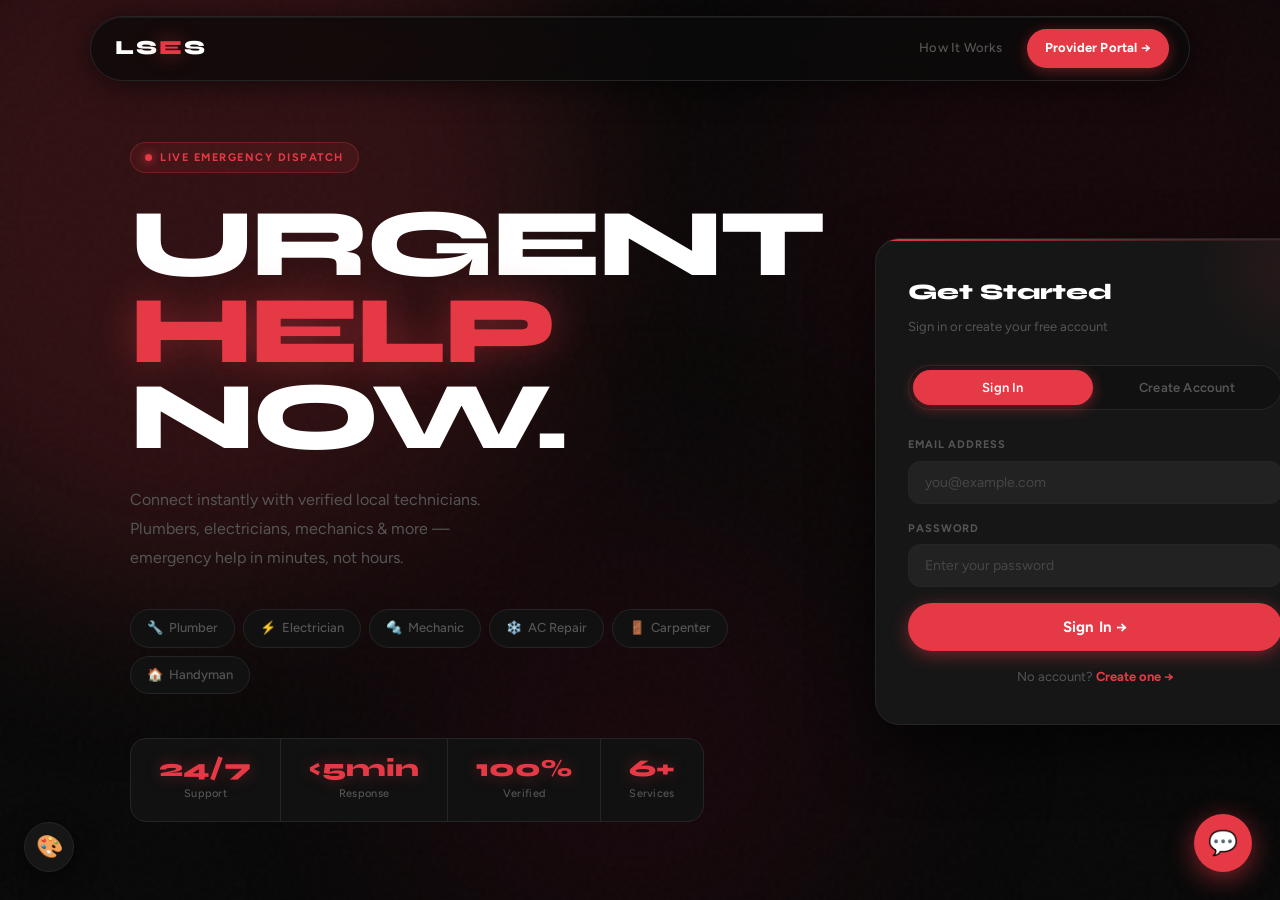
<file: frontend/css/lses_redesign_final/lses_v2/emergency.html>
<!DOCTYPE html>
<html lang="en" data-theme="noir">
<head>
<meta charset="UTF-8"/>
<meta name="viewport" content="width=device-width, initial-scale=1.0"/>
<title>Emergency Request — LSES</title>
<link rel="stylesheet" href="css/style.css"/>
</head>
<body>

<!-- Animated background blobs -->
<div class="bg-art">
  <div class="bg-blob bg-blob-1"></div>
  <div class="bg-blob bg-blob-2"></div>
  <div class="bg-blob bg-blob-3"></div>
</div>

<div id="toast-container"></div>

<!-- ── FLOATING PILL NAVBAR ── -->
<div class="nav-wrapper">
  <nav class="navbar">
    <a href="index.html" class="logo">LS<span>E</span>S</a>
    <div class="nav-links">
      <div class="user-chip">
        <div class="user-avatar" id="user-avatar">U</div>
        <span id="user-name-display">User</span>
        <button class="logout-btn" onclick="logout()">Sign out</button>
      </div>
    </div>
  </nav>
</div>

<!-- ── DASHBOARD ── -->
<div class="page">
  <div class="page-header">
    <div class="page-title">Emergency <span>Dashboard</span></div>
    <div class="page-sub">Submit a new service request or track your existing one in real-time.</div>
  </div>

  <div class="grid-2">

    <!-- Raise Request -->
    <div class="card">
      <div class="card-title">
        <div class="card-icon">🚨</div>
        Raise Emergency Request
      </div>

      <div class="form-group">
        <label>Your Name</label>
        <input type="text" id="req-name" placeholder="Full name"/>
      </div>
      <div class="form-group">
        <label>Phone Number</label>
        <input type="tel" id="req-phone" placeholder="10-digit mobile number" maxlength="10"/>
      </div>
      <div class="form-group">
        <label>Service Type</label>
        <select id="req-service">
          <option value="">— Select service needed —</option>
          <option value="Plumber">🔧 Plumber</option>
          <option value="Electrician">⚡ Electrician</option>
          <option value="Mechanic">🔩 Mechanic</option>
          <option value="AC Repair">❄️ AC Repair</option>
          <option value="Carpenter">🚪 Carpenter</option>
          <option value="Handyman">🏠 Handyman</option>
        </select>
      </div>
      <div class="form-group">
        <label>Problem Description</label>
        <textarea id="req-desc" placeholder="Briefly describe the issue — e.g. water pipe burst in kitchen…"></textarea>
      </div>
      <button class="btn btn-orange btn-full btn-lg" id="btn-submit" onclick="submitRequest()">
        🚨 Submit Emergency Request
      </button>

      <div style="margin-top:16px;padding:13px 16px;background:rgba(251,191,36,0.07);border:1px solid rgba(251,191,36,0.18);border-radius:12px;font-size:13px;color:#fbbf24;">
        ⚠️ One active request allowed at a time.
      </div>
    </div>

    <!-- Track Request -->
    <div class="card blue-top">
      <div class="card-title">
        <div class="card-icon blue-icon">📍</div>
        Track Your Request
      </div>

      <p style="font-size:14px;color:var(--muted);margin-bottom:20px;line-height:1.7;">
        Enter your registered phone number to see the live status of your latest request.
      </p>

      <div class="form-group">
        <label>Phone Number</label>
        <input type="tel" id="track-phone" class="blue-focus" placeholder="Your 10-digit number" maxlength="10"/>
      </div>
      <button class="btn btn-ghost blue-ghost btn-full btn-lg" id="btn-track" onclick="trackRequest()">
        🔍 Track Status
      </button>

      <!-- Result -->
      <div id="track-result" style="margin-top:22px;display:none;">
        <div style="background:var(--surface);border:1px solid var(--border);border-radius:16px;padding:22px;">

          <div style="display:flex;justify-content:space-between;align-items:flex-start;margin-bottom:18px;">
            <div>
              <div style="font-size:10px;color:var(--muted);margin-bottom:4px;text-transform:uppercase;letter-spacing:0.9px;font-weight:700;">Request ID</div>
              <div style="font-size:22px;font-weight:800;font-family:'Syne',sans-serif;color:var(--heading);" id="tr-id">#—</div>
            </div>
            <div class="badge badge-pending" id="tr-badge">
              <span class="badge-dot"></span>—
            </div>
          </div>

          <div class="info-row">
            <span class="info-lbl">Service Type</span>
            <span class="info-val" id="tr-service">—</span>
          </div>
          <div class="info-row">
            <span class="info-lbl">Submitted At</span>
            <span class="info-val" id="tr-time">—</span>
          </div>
          <div class="info-row" id="tr-provider-row" style="display:none;">
            <span class="info-lbl">Assigned Provider</span>
            <span class="info-val" id="tr-provider">—</span>
          </div>
          <div class="info-row" id="tr-completed-row" style="display:none;">
            <span class="info-lbl">Completed At</span>
            <span class="info-val" id="tr-completed">—</span>
          </div>
          <div style="font-size:13px;color:var(--muted);margin-top:10px;line-height:1.6;" id="tr-desc">—</div>

          <div class="timeline" id="tr-timeline"></div>
        </div>
      </div>
    </div>

  </div>
</div>

<!-- ── CHATBOT ── -->
<button id="chat-fab" onclick="toggleChat()" title="Chat with ServiceBot">💬</button>
<div id="chat-window">
  <div class="chat-header">
    <div class="chat-header-title">🤖 ServiceBot</div>
    <button class="chat-close" onclick="toggleChat()">✕</button>
  </div>
  <div class="chat-messages" id="chat-messages"></div>
  <div class="chat-input-row">
    <input type="text" id="chat-input" placeholder="Ask me anything…"/>
    <button class="chat-send" onclick="sendMessage()">➤</button>
  </div>
</div>

<script src="js/theme.js"></script>
<script src="js/emergency.js"></script>
<script src="js/chatbot.js"></script>
</body>
</html>
</file>
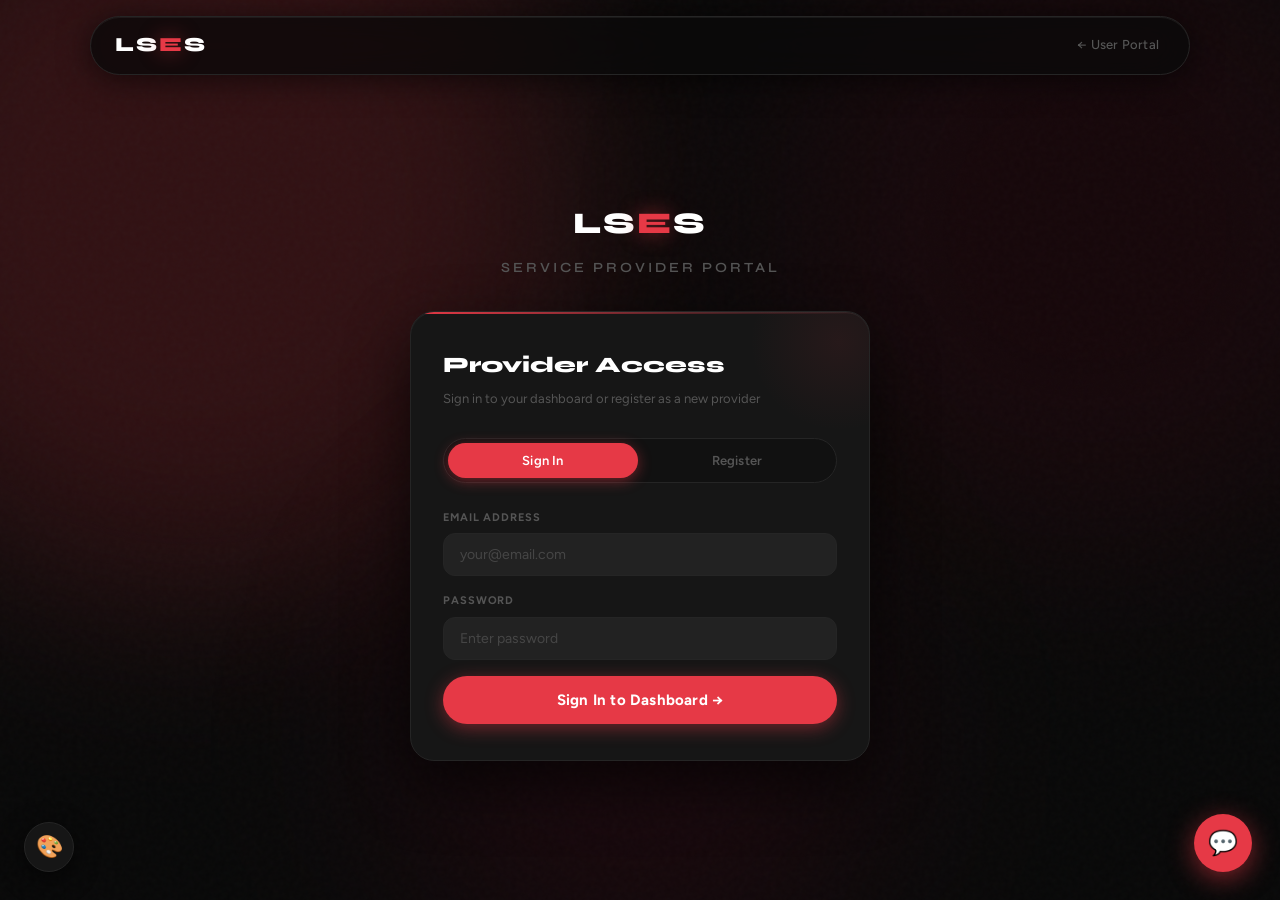
<file: frontend/css/lses_redesign_final/lses_v2/provider.html>
<!DOCTYPE html>
<html lang="en" data-theme="noir">
<head>
<meta charset="UTF-8"/>
<meta name="viewport" content="width=device-width, initial-scale=1.0"/>
<title>Provider Portal — LSES</title>
<link rel="stylesheet" href="css/style.css"/>
</head>
<body>

<!-- Animated background blobs -->
<div class="bg-art">
  <div class="bg-blob bg-blob-1"></div>
  <div class="bg-blob bg-blob-2"></div>
  <div class="bg-blob bg-blob-3"></div>
</div>

<div id="toast-container"></div>

<!-- ── FLOATING PILL NAVBAR ── -->
<div class="nav-wrapper">
  <nav class="navbar" id="nav-bar">
    <a href="index.html" class="logo">LS<span>E</span>S</a>
    <div class="nav-links" id="nav-right">
      <a href="index.html" class="nav-link">← User Portal</a>
    </div>
  </nav>
</div>

<!-- ════════════════════════════
     PROVIDER LOGIN
════════════════════════════ -->
<div class="provider-login-wrapper" id="provider-auth">
  <div class="provider-logo-title">
    <a href="index.html" class="logo" style="font-size:30px;">LS<span>E</span>S</a>
    <h2>Service Provider Portal</h2>
  </div>

  <div class="auth-panel blue-card" style="max-width:460px;width:100%;">
    <div class="auth-label">Provider Access</div>
    <div class="auth-sublabel">Sign in to your dashboard or register as a new provider</div>

    <div class="tabs">
      <button class="tab active blue-tab" onclick="switchProviderTab('login')">Sign In</button>
      <button class="tab blue-tab" onclick="switchProviderTab('register')">Register</button>
    </div>

    <!-- Login -->
    <div class="tab-panel active" id="ppanel-login">
      <div class="form-group">
        <label>Email Address</label>
        <input type="email" id="p-login-email" class="blue-focus" placeholder="your@email.com" autocomplete="email"/>
      </div>
      <div class="form-group">
        <label>Password</label>
        <input type="password" id="p-login-password" placeholder="Enter password"/>
      </div>
      <button class="btn btn-blue btn-full btn-lg" id="btn-p-login" onclick="doProviderLogin()">
        Sign In to Dashboard →
      </button>
    </div>

    <!-- Register -->
    <div class="tab-panel" id="ppanel-register">
      <div class="form-row">
        <div class="form-group">
          <label>Full Name</label>
          <input type="text" id="p-reg-name" class="blue-focus" placeholder="Your name"/>
        </div>
        <div class="form-group">
          <label>Phone</label>
          <input type="tel" id="p-reg-phone" class="blue-focus" placeholder="10 digits" maxlength="10"/>
        </div>
      </div>
      <div class="form-group">
        <label>Email Address</label>
        <input type="email" id="p-reg-email" class="blue-focus" placeholder="your@email.com"/>
      </div>
      <div class="form-group">
        <label>Your Service Specialisation</label>
        <select id="p-reg-service" class="blue-focus">
          <option value="">— Select your service —</option>
          <option value="Plumber">🔧 Plumber</option>
          <option value="Electrician">⚡ Electrician</option>
          <option value="Mechanic">🔩 Mechanic</option>
          <option value="AC Repair">❄️ AC Repair</option>
          <option value="Carpenter">🚪 Carpenter</option>
          <option value="Handyman">🏠 Handyman</option>
        </select>
      </div>
      <div class="form-group">
        <label>Password</label>
        <input type="password" id="p-reg-password" placeholder="Minimum 6 characters"/>
      </div>
      <button class="btn btn-blue btn-full btn-lg" id="btn-p-register" onclick="doProviderRegister()">
        Create Provider Account →
      </button>
    </div>
  </div>
</div>

<!-- ════════════════════════════
     PROVIDER DASHBOARD
════════════════════════════ -->
<div id="provider-dashboard">

  <!-- Live Refresh Bar -->
  <div class="refresh-bar">
    <div class="refresh-pulse"></div>
    <span>Live — auto-refreshing every</span>
    <span id="countdown">10</span>
    <span>seconds</span>
    <span style="margin-left:auto;cursor:pointer;color:var(--accent);font-weight:700;font-size:13px;" onclick="refreshAll()">
      ↻ Refresh Now
    </span>
  </div>

  <div class="page">

    <!-- Stats Bento Row -->
    <div class="grid-4" style="margin-bottom:32px;">
      <div class="stat-card s-green">
        <span class="stat-icon">✅</span>
        <div class="stat-num green" id="stat-completed">0</div>
        <div class="stat-label">Completed Jobs</div>
      </div>
      <div class="stat-card s-orange">
        <span class="stat-icon">🔥</span>
        <div class="stat-num orange" id="stat-active">0</div>
        <div class="stat-label">Active Jobs</div>
      </div>
      <div class="stat-card s-blue">
        <span class="stat-icon">📋</span>
        <div class="stat-num blue" id="stat-pending">0</div>
        <div class="stat-label">Available Requests</div>
      </div>
      <div class="stat-card s-yellow">
        <span class="stat-icon">⚡</span>
        <div class="stat-num yellow" id="stat-service" style="font-size:18px;padding-top:4px;">—</div>
        <div class="stat-label">Your Speciality</div>
      </div>
    </div>

    <!-- Active Job -->
    <div id="active-job-section" style="display:none;margin-bottom:30px;">
      <div style="display:flex;align-items:center;gap:12px;margin-bottom:18px;">
        <div class="page-title" style="font-size:24px;">🔥 Active <span>Job</span></div>
      </div>
      <div class="active-job-card">
        <div class="aj-header">
          <div>
            <div class="aj-title">Current Assignment</div>
            <div style="font-size:13px;color:var(--muted);margin-top:3px;">
              Job <span id="aj-id">#—</span> · Started <span id="aj-time">—</span>
            </div>
          </div>
          <div class="aj-badge">IN PROGRESS</div>
        </div>
        <div class="aj-info-grid">
          <div class="aj-info-item">
            <div class="aj-info-lbl">Customer</div>
            <div class="aj-info-val" id="aj-name">—</div>
          </div>
          <div class="aj-info-item">
            <div class="aj-info-lbl">Phone</div>
            <div class="aj-info-val" id="aj-phone">—</div>
          </div>
          <div class="aj-info-item">
            <div class="aj-info-lbl">Service</div>
            <div class="aj-info-val" id="aj-service">—</div>
          </div>
        </div>
        <div class="aj-desc" id="aj-desc">—</div>
        <button class="btn btn-green btn-lg" id="btn-complete" onclick="completeJob()">
          ✅ Mark as Completed
        </button>
      </div>
    </div>

    <!-- Job Board -->
    <div style="display:flex;align-items:center;justify-content:space-between;margin-bottom:20px;">
      <div class="page-title" style="font-size:24px;">📋 Available <span>Jobs</span></div>
      <div style="background:rgba(var(--accent-rgb),0.12);border:1px solid rgba(var(--accent-rgb),0.28);color:var(--accent);padding:6px 16px;border-radius:100px;font-size:13px;font-weight:700;" id="jobs-count">0 jobs</div>
    </div>
    <div class="grid-auto" id="jobs-grid">
      <div class="empty-state">
        <span class="empty-icon">🔍</span>
        <div class="empty-title">Loading available jobs…</div>
      </div>
    </div>

  </div>
</div>

<!-- ── CHATBOT ── -->
<button id="chat-fab" onclick="toggleChat()" title="Chat with ServiceBot">💬</button>
<div id="chat-window">
  <div class="chat-header">
    <div class="chat-header-title">🤖 ServiceBot</div>
    <button class="chat-close" onclick="toggleChat()">✕</button>
  </div>
  <div class="chat-messages" id="chat-messages"></div>
  <div class="chat-input-row">
    <input type="text" id="chat-input" placeholder="Ask me anything…"/>
    <button class="chat-send" onclick="sendMessage()">➤</button>
  </div>
</div>

<script src="js/theme.js"></script>
<script src="js/provider.js"></script>
<script src="js/chatbot.js"></script>

<script>
const PAPI = 'https://local-service-rvpo.onrender.com/api';

function switchProviderTab(tab) {
  document.querySelectorAll('.tab').forEach((t,i) => {
    t.classList.toggle('active', (tab==='login'&&i===0)||(tab==='register'&&i===1));
  });
  document.getElementById('ppanel-login').classList.toggle('active', tab==='login');
  document.getElementById('ppanel-register').classList.toggle('active', tab==='register');
}

function showProviderDashboard(prov) {
  document.getElementById('provider-auth').style.display = 'none';
  document.getElementById('provider-dashboard').style.display = 'block';
  document.getElementById('nav-right').innerHTML = `
    <div class="user-chip">
      <div class="user-avatar blue-av" id="prov-avatar">${prov.name[0].toUpperCase()}</div>
      <div class="avail-dot" id="avail-dot"></div>
      <span class="avail-label" id="avail-label">AVAILABLE</span>
      <span style="color:var(--muted);font-size:13px;">${prov.name}</span>
      <button class="logout-btn" onclick="logout()">Sign out</button>
    </div>`;
}

async function doProviderLogin() {
  const email = document.getElementById('p-login-email').value.trim();
  const password = document.getElementById('p-login-password').value;
  if (!email||!password) return showToast('Please fill all fields','error');
  const btn = document.getElementById('btn-p-login');
  btn.disabled=true; btn.textContent='Signing in…';
  try {
    const res  = await fetch(PAPI+'/provider/login',{method:'POST',headers:{'Content-Type':'application/json'},body:JSON.stringify({email,password})});
    const data = await res.json();
    if (data.success) {
      localStorage.setItem('lses_provider', JSON.stringify(data.provider));
      showToast('Welcome, '+data.provider.name+'!');
      setTimeout(()=>{ showProviderDashboard(data.provider); initDashboard(); }, 600);
    } else showToast(data.message,'error');
  } catch { showToast('Cannot connect to server.','error'); }
  finally { btn.disabled=false; btn.textContent='Sign In to Dashboard →'; }
}

async function doProviderRegister() {
  const name=document.getElementById('p-reg-name').value.trim();
  const phone=document.getElementById('p-reg-phone').value.trim();
  const email=document.getElementById('p-reg-email').value.trim();
  const service=document.getElementById('p-reg-service').value;
  const pass=document.getElementById('p-reg-password').value;
  if (!name||!phone||!email||!service||!pass) return showToast('All fields required','error');
  const btn=document.getElementById('btn-p-register');
  btn.disabled=true; btn.textContent='Registering…';
  try {
    const res=await fetch(PAPI+'/provider/register',{method:'POST',headers:{'Content-Type':'application/json'},body:JSON.stringify({name,phone,email,service_type:service,password:pass})});
    const data=await res.json();
    if (data.success){showToast('Account created! Please sign in.'); setTimeout(()=>switchProviderTab('login'),1000);}
    else showToast(data.message,'error');
  } catch{showToast('Cannot connect to server.','error');}
  finally{btn.disabled=false; btn.textContent='Create Provider Account →';}
}

window.addEventListener('DOMContentLoaded',()=>{
  const raw=localStorage.getItem('lses_provider');
  if(raw){showProviderDashboard(JSON.parse(raw)); initDashboard();}
});

function showToast(msg,type='success'){
  const c=document.getElementById('toast-container');
  const el=document.createElement('div');
  el.className='toast '+type;
  const icons={success:'✓',error:'✕',info:'ℹ'};
  el.innerHTML='<span class="toast-icon">'+(icons[type]||'✓')+'</span><span>'+msg+'</span>';
  c.appendChild(el);
  setTimeout(()=>{el.style.animation='toastIn .3s ease reverse';setTimeout(()=>el.remove(),280);},3500);
}
</script>
</body>
</html>
</file>
<file: frontend/css/style.css>
/* ═══════════════════════════════════════════════════════════════
   LSES — iOS 26 Liquid Glass Design System
   Mobile-First, Responsive, Clean CSS
   ═══════════════════════════════════════════════════════════════ */

@import url('https://fonts.googleapis.com/css2?family=Inter:wght@300;400;500;600;700;800;900&family=Plus+Jakarta+Sans:wght@400;500;600;700;800&display=swap');

/* ── CSS Reset ─────────────────────────────────────────────── */
*,*::before,*::after{box-sizing:border-box;margin:0;padding:0}
html{scroll-behavior:smooth;-webkit-text-size-adjust:100%;scrollbar-width:thin;scrollbar-color:var(--accent) transparent}
body{font-family:'Inter',system-ui,-apple-system,sans-serif;background:var(--bg);color:var(--text-1);min-height:100vh;overflow-x:hidden;transition:background .5s ease,color .4s ease}
img,svg{display:block;max-width:100%}
a{color:inherit;text-decoration:none}
button,input,select,textarea{font:inherit;color:inherit;border:none;outline:none;background:none}
button{cursor:pointer}
ul,ol{list-style:none}
::-webkit-scrollbar{width:6px;height:6px}
::-webkit-scrollbar-track{background:transparent}
::-webkit-scrollbar-thumb{background:var(--accent);border-radius:3px}
::selection{background:var(--accent);color:#fff}

/* ── THEME: Light Minimal (DEFAULT) ─────────────────────────── */
:root,[data-theme="light-minimal"]{
  --bg:#f5f5f5;--bg-rgb:245,245,245;--is-dark:0;
  --glass:rgba(255,255,255,0.85);--glass-border:rgba(0,0,0,0.08);--glass-hover:rgba(255,255,255,0.95);
  --accent:#111111;--accent-rgb:17,17,17;--accent-soft:rgba(17,17,17,0.06);--accent-glow:rgba(0,0,0,0.08);
  --text-1:#111111;--text-2:#444444;--text-3:#888888;
  --danger:#E5383B;--success:#2D9F47;--warning:#D4860A;--info:#3A8FD6;
  --orb-1:rgba(0,0,0,0.02);--orb-2:rgba(0,0,0,0.015);--orb-3:rgba(0,0,0,0.01);
  --input-bg:rgba(255,255,255,0.9);--shadow-color:rgba(0,0,0,0.06);
  --spring:cubic-bezier(0.34,1.56,0.64,1);--ease:cubic-bezier(0.4,0,0.2,1);
  --radius-xl:24px;--radius-lg:20px;--radius-md:14px;--radius-sm:10px;--radius-xs:8px;
  --font-head:'Plus Jakarta Sans','Inter',sans-serif;--font-body:'Inter',sans-serif;
  --nav-height:72px;
  --icon-opacity:0.6;--icon-hover-opacity:1;--deco-opacity:0.45;
}
/* Light Minimal — component overrides */
[data-theme="light-minimal"] .btn-accent,
:root .btn-accent{background:#111;color:#fff;box-shadow:0 2px 10px rgba(0,0,0,0.1)}
[data-theme="light-minimal"] .btn-accent:hover,
:root .btn-accent:hover{box-shadow:0 4px 18px rgba(0,0,0,0.15)}
[data-theme="light-minimal"] .tab.active{background:#111;color:#fff;box-shadow:0 2px 8px rgba(0,0,0,0.1)}
[data-theme="light-minimal"] .nav-btn{background:#111;color:#fff}
[data-theme="light-minimal"] .logo-icon{background:#111;color:#fff;opacity:0.9}
[data-theme="light-minimal"] .chat-send{background:#111;color:#fff}
[data-theme="light-minimal"] .jobs-count-pill{background:#111;color:#fff}
[data-theme="light-minimal"] .msg.user{background:#111;color:#fff}
[data-theme="light-minimal"] .btn-ghost{background:#fff;border:1px solid rgba(0,0,0,0.12);color:#222}
[data-theme="light-minimal"] .glass{box-shadow:0 1px 3px rgba(0,0,0,0.04),0 4px 16px rgba(0,0,0,0.03)}
[data-theme="light-minimal"] .glass:hover{box-shadow:0 2px 8px rgba(0,0,0,0.06),0 8px 24px rgba(0,0,0,0.05)}
[data-theme="light-minimal"] .stat-icon,[data-theme="light-minimal"] .card-icon,
[data-theme="light-minimal"] .chip-icon,[data-theme="light-minimal"] .empty-icon{opacity:0.6;transition:opacity 0.3s}
[data-theme="light-minimal"] .logo-icon,[data-theme="light-minimal"] .user-avatar{opacity:0.6;transition:opacity 0.3s}
[data-theme="light-minimal"] .logo:hover .logo-icon,
[data-theme="light-minimal"] .user-chip:hover .user-avatar,
[data-theme="light-minimal"] .stat-card:hover .stat-icon,
[data-theme="light-minimal"] .card-title:hover .card-icon,
[data-theme="light-minimal"] .service-chip:hover .chip-icon,
[data-theme="light-minimal"] .service-chip.selected .chip-icon,
[data-theme="light-minimal"] .chip-pill:hover .chip-icon{opacity:1}
[data-theme="light-minimal"] .job-footer,[data-theme="light-minimal"] .chat-header{border-color:rgba(0,0,0,0.05)}
[data-theme="light-minimal"] .chip-pill,[data-theme="light-minimal"] .service-chip{border-color:rgba(0,0,0,0.1)}
[data-theme="light-minimal"] .info-row{border-color:rgba(0,0,0,0.05)}
[data-theme="light-minimal"] .warning-box{background:rgba(212,134,10,0.06);border-color:rgba(212,134,10,0.15)}
[data-theme="light-minimal"] .badge-pending{background:rgba(212,134,10,0.08);color:#996100;border-color:rgba(212,134,10,0.15)}
[data-theme="light-minimal"] .badge-assigned{background:rgba(17,17,17,0.06);color:#111;border-color:rgba(0,0,0,0.1)}
[data-theme="light-minimal"] .badge-completed{background:rgba(45,159,71,0.08);color:#1d7a33;border-color:rgba(45,159,71,0.15)}
[data-theme="light-minimal"] .tl-dot.done{background:#2D9F47;border-color:#2D9F47}
[data-theme="light-minimal"] .tl-dot.active{background:#111;border-color:#111;box-shadow:0 0 12px rgba(0,0,0,0.15)}
[data-theme="light-minimal"] .navbar{border-bottom-color:rgba(0,0,0,0.06)}
[data-theme="light-minimal"] .btn-emergency{background:linear-gradient(135deg,#E5383B,#ff6b6b);box-shadow:0 4px 20px rgba(229,56,59,0.25)}
[data-theme="light-minimal"] .dash-tab.active{background:#111;color:#fff}

/* ── THEME: Noir Glass ───────────────────────────────────────── */
[data-theme="noir-glass"]{
  --bg:#0a0a0a;--bg-rgb:10,10,10;--is-dark:1;
  --glass:rgba(255,255,255,0.05);--glass-border:rgba(255,255,255,0.12);--glass-hover:rgba(255,255,255,0.1);
  --accent:#ffffff;--accent-rgb:255,255,255;--accent-soft:rgba(255,255,255,0.08);--accent-glow:rgba(255,255,255,0.15);
  --text-1:#ffffff;--text-2:#a0a0a0;--text-3:#666666;
  --orb-1:rgba(255,255,255,0.04);--orb-2:rgba(255,255,255,0.03);--orb-3:rgba(255,255,255,0.02);
  --input-bg:rgba(255,255,255,0.06);--shadow-color:rgba(0,0,0,0.4);
}
[data-theme="noir-glass"] .btn-accent{background:#fff;color:#0a0a0a;box-shadow:0 4px 20px rgba(255,255,255,0.1)}
[data-theme="noir-glass"] .btn-accent:hover{box-shadow:0 6px 30px rgba(255,255,255,0.2)}
[data-theme="noir-glass"] .tab.active{background:#fff;color:#0a0a0a;box-shadow:0 2px 12px rgba(255,255,255,0.1)}
[data-theme="noir-glass"] .logo-icon{background:#fff;color:#0a0a0a}
[data-theme="noir-glass"] .nav-btn{background:#fff;color:#0a0a0a}
[data-theme="noir-glass"] .chat-send{background:#fff;color:#0a0a0a}
[data-theme="noir-glass"] .msg.user{background:rgba(255,255,255,0.15);color:#fff}
[data-theme="noir-glass"] .jobs-count-pill{background:#fff;color:#0a0a0a}

/* ── THEME: Arctic Light ───────────────────────────────────── */
[data-theme="arctic-light"]{
  --bg:#f0f4ff;--bg-rgb:240,244,255;--is-dark:0;
  --glass:rgba(255,255,255,0.55);--glass-border:rgba(255,255,255,0.65);--glass-hover:rgba(255,255,255,0.7);
  --accent:#007AFF;--accent-rgb:0,122,255;--accent-soft:rgba(0,122,255,0.1);--accent-glow:rgba(0,122,255,0.3);
  --text-1:#1a1a2e;--text-2:#555570;--text-3:#8888a0;
  --orb-1:rgba(0,122,255,0.25);--orb-2:rgba(90,200,250,0.2);--orb-3:rgba(191,90,242,0.15);
  --input-bg:rgba(255,255,255,0.5);--shadow-color:rgba(0,30,80,0.08);
}
/* ── THEME: Rose Quartz ────────────────────────────────────── */
[data-theme="rose-quartz"]{
  --bg:#fff0f3;--bg-rgb:255,240,243;
  --glass:rgba(255,240,243,0.55);--glass-border:rgba(255,220,230,0.6);--glass-hover:rgba(255,235,240,0.7);
  --accent:#FF2D55;--accent-rgb:255,45,85;--accent-soft:rgba(255,45,85,0.1);--accent-glow:rgba(255,45,85,0.3);
  --text-1:#2a1a20;--text-2:#705560;--text-3:#a08890;
  --orb-1:rgba(255,45,85,0.2);--orb-2:rgba(255,100,130,0.18);--orb-3:rgba(200,60,120,0.12);
  --input-bg:rgba(255,245,248,0.5);--shadow-color:rgba(80,0,20,0.07);
}
/* ── THEME: Mint Fresh ─────────────────────────────────────── */
[data-theme="mint-fresh"]{
  --bg:#f0fff8;--bg-rgb:240,255,248;
  --glass:rgba(240,255,248,0.55);--glass-border:rgba(220,255,240,0.6);--glass-hover:rgba(235,255,245,0.7);
  --accent:#30D158;--accent-rgb:48,209,88;--accent-soft:rgba(48,209,88,0.1);--accent-glow:rgba(48,209,88,0.3);
  --text-1:#1a2e22;--text-2:#557060;--text-3:#809088;
  --orb-1:rgba(48,209,88,0.2);--orb-2:rgba(90,250,180,0.18);--orb-3:rgba(0,180,120,0.12);
  --input-bg:rgba(245,255,250,0.5);--shadow-color:rgba(0,50,20,0.06);
}
/* ── THEME: Golden Hour ────────────────────────────────────── */
[data-theme="golden-hour"]{
  --bg:#fffbf0;--bg-rgb:255,251,240;
  --glass:rgba(255,251,240,0.55);--glass-border:rgba(255,240,210,0.6);--glass-hover:rgba(255,248,235,0.7);
  --accent:#FF9F0A;--accent-rgb:255,159,10;--accent-soft:rgba(255,159,10,0.1);--accent-glow:rgba(255,159,10,0.3);
  --text-1:#2e2a1a;--text-2:#706555;--text-3:#a09580;
  --orb-1:rgba(255,159,10,0.2);--orb-2:rgba(255,200,60,0.18);--orb-3:rgba(255,120,0,0.12);
  --input-bg:rgba(255,252,245,0.5);--shadow-color:rgba(60,40,0,0.07);
}
/* ── THEME: Lavender Mist ──────────────────────────────────── */
[data-theme="lavender-mist"]{
  --bg:#f5f0ff;--bg-rgb:245,240,255;
  --glass:rgba(245,240,255,0.55);--glass-border:rgba(230,220,255,0.6);--glass-hover:rgba(240,235,255,0.7);
  --accent:#BF5AF2;--accent-rgb:191,90,242;--accent-soft:rgba(191,90,242,0.1);--accent-glow:rgba(191,90,242,0.3);
  --text-1:#1e1a2e;--text-2:#605570;--text-3:#9088a0;
  --orb-1:rgba(191,90,242,0.2);--orb-2:rgba(140,80,220,0.18);--orb-3:rgba(100,60,200,0.12);
  --input-bg:rgba(248,245,255,0.5);--shadow-color:rgba(40,0,80,0.07);
}
/* ── THEME: Pearl White ────────────────────────────────────── */
[data-theme="pearl-white"]{
  --bg:#ffffff;--bg-rgb:255,255,255;
  --glass:rgba(255,255,255,0.7);--glass-border:rgba(230,235,240,0.8);--glass-hover:rgba(255,255,255,0.85);
  --accent:#5AC8FA;--accent-rgb:90,200,250;--accent-soft:rgba(90,200,250,0.1);--accent-glow:rgba(90,200,250,0.3);
  --text-1:#1a1a1e;--text-2:#555560;--text-3:#8888a0;
  --orb-1:rgba(90,200,250,0.18);--orb-2:rgba(0,122,255,0.12);--orb-3:rgba(48,209,88,0.1);
  --input-bg:rgba(245,248,255,0.6);--shadow-color:rgba(0,20,60,0.06);
}
/* ── THEME: Midnight Pro ───────────────────────────────────── */
[data-theme="midnight-pro"]{
  --bg:#0a0a0f;--bg-rgb:10,10,15;--is-dark:1;
  --glass:rgba(255,255,255,0.07);--glass-border:rgba(255,255,255,0.1);--glass-hover:rgba(255,255,255,0.12);
  --accent:#0A84FF;--accent-rgb:10,132,255;--accent-soft:rgba(10,132,255,0.15);--accent-glow:rgba(10,132,255,0.35);
  --text-1:#f0f0f5;--text-2:#8888aa;--text-3:#555570;
  --orb-1:rgba(10,132,255,0.15);--orb-2:rgba(94,92,230,0.12);--orb-3:rgba(191,90,242,0.08);
  --input-bg:rgba(255,255,255,0.06);--shadow-color:rgba(0,0,0,0.3);
}
/* ── THEME: Space Indigo ───────────────────────────────────── */
[data-theme="space-indigo"]{
  --bg:#0d0d1a;--bg-rgb:13,13,26;--is-dark:1;
  --glass:rgba(100,100,255,0.08);--glass-border:rgba(100,100,255,0.15);--glass-hover:rgba(100,100,255,0.14);
  --accent:#5E5CE6;--accent-rgb:94,92,230;--accent-soft:rgba(94,92,230,0.15);--accent-glow:rgba(94,92,230,0.35);
  --text-1:#e8e8f0;--text-2:#8080aa;--text-3:#505070;
  --orb-1:rgba(94,92,230,0.15);--orb-2:rgba(10,132,255,0.1);--orb-3:rgba(191,90,242,0.08);
  --input-bg:rgba(100,100,255,0.06);--shadow-color:rgba(0,0,20,0.3);
}
/* ── THEME: Crystal Clear ───────────────────────────────────── */
[data-theme="crystal-clear"]{
  --bg:linear-gradient(135deg,#e8efff 0%,#f5e8ff 50%,#e8fff5 100%);--bg-rgb:240,240,250;
  --glass:rgba(255,255,255,0.3);--glass-border:rgba(255,255,255,0.45);--glass-hover:rgba(255,255,255,0.45);
  --accent:#7C3AED;--accent-rgb:124,58,237;--accent-soft:rgba(124,58,237,0.1);--accent-glow:rgba(124,58,237,0.3);
  --text-1:#1a1a30;--text-2:#555568;--text-3:#888898;
  --orb-1:rgba(124,58,237,0.2);--orb-2:rgba(59,130,246,0.18);--orb-3:rgba(236,72,153,0.14);
  --input-bg:rgba(255,255,255,0.25);--shadow-color:rgba(30,0,60,0.08);
}
[data-theme="crystal-clear"] body{background:var(--bg)}

/* ── Noise Texture ─────────────────────────────────────────── */
body::before{
  content:'';position:fixed;inset:0;z-index:0;pointer-events:none;opacity:.025;
  background-image:url("data:image/svg+xml,%3Csvg xmlns='http://www.w3.org/2000/svg' width='300' height='300'%3E%3Cfilter id='n'%3E%3CfeTurbulence type='fractalNoise' baseFrequency='.75' numOctaves='4' stitchTiles='stitch'/%3E%3C/filter%3E%3Crect width='100%25' height='100%25' filter='url(%23n)'/%3E%3C/svg%3E");
}

/* ── Background Orbs ───────────────────────────────────────── */
.orb{position:fixed;border-radius:50%;filter:blur(80px);pointer-events:none;z-index:0}
.orb-1{width:clamp(200px,40vw,500px);height:clamp(200px,40vw,500px);background:var(--orb-1);top:-8%;left:-5%;animation:orbFloat 22s ease-in-out infinite}
.orb-2{width:clamp(160px,35vw,420px);height:clamp(160px,35vw,420px);background:var(--orb-2);top:45%;right:-8%;animation:orbFloat 18s ease-in-out infinite -5s}
.orb-3{width:clamp(140px,30vw,380px);height:clamp(140px,30vw,380px);background:var(--orb-3);bottom:-10%;left:35%;animation:orbFloat 25s ease-in-out infinite -12s}
@keyframes orbFloat{
  0%,100%{transform:translate(0,0) scale(1)}
  25%{transform:translate(40px,-60px) scale(1.08)}
  50%{transform:translate(-30px,30px) scale(0.94)}
  75%{transform:translate(50px,40px) scale(1.05)}
}

/* ── Typography ────────────────────────────────────────────── */
h1,h2,h3,h4{font-family:var(--font-head);font-weight:700;line-height:1.2}
h1{font-size:clamp(1.7rem,5vw,3.2rem);letter-spacing:-0.02em}
h2{font-size:clamp(1.3rem,3vw,1.8rem);letter-spacing:-0.01em}
h3{font-size:clamp(1rem,2.5vw,1.3rem)}
p{line-height:1.65;color:var(--text-2)}

/* ── Layout ────────────────────────────────────────────────── */
.page-wrap{position:relative;z-index:1;min-height:100vh}
.container{max-width:1200px;margin:0 auto;padding:0 clamp(12px,3vw,24px);padding-bottom:48px}
.grid-2{display:grid;grid-template-columns:1fr 1fr;gap:28px}
.grid-responsive{display:grid;grid-template-columns:1fr 1fr;gap:24px}
.grid-3{display:grid;grid-template-columns:repeat(3,1fr);gap:20px}
.grid-4{display:grid;grid-template-columns:repeat(4,1fr);gap:18px}
.flex-center{display:flex;align-items:center;justify-content:center}
.flex-between{display:flex;align-items:center;justify-content:space-between}

/* ── Glass Card ────────────────────────────────────────────── */
.glass{
  background:var(--glass);
  backdrop-filter:blur(24px) saturate(180%);-webkit-backdrop-filter:blur(24px) saturate(180%);
  border:1px solid var(--glass-border);
  border-radius:var(--radius-xl);
  box-shadow:0 8px 32px var(--shadow-color),inset 0 1px 0 rgba(255,255,255,0.08);
  transition:transform .4s var(--spring),box-shadow .4s var(--ease),background .3s;
  position:relative;
}
.glass::before{
  content:'';position:absolute;top:0;left:0;right:0;height:1px;
  background:linear-gradient(90deg,transparent,rgba(255,255,255,0.2),transparent);
  z-index:0;pointer-events:none;
}
.glass:hover{box-shadow:0 12px 48px var(--shadow-color),0 4px 20px var(--accent-glow),inset 0 1px 0 rgba(255,255,255,0.12)}
.glass-sm{border-radius:var(--radius-lg)}
.glass-pad{padding:clamp(16px,4vw,32px)}

/* ── Navbar ────────────────────────────────────────────────── */
.navbar{
  position:sticky;top:0;z-index:100;height:var(--nav-height);
  display:flex;align-items:center;justify-content:space-between;
  padding:0 clamp(12px,3vw,32px);
  background:var(--glass);backdrop-filter:blur(30px) saturate(200%);-webkit-backdrop-filter:blur(30px) saturate(200%);
  border-bottom:1px solid var(--glass-border);
  gap:8px;
}
.logo{font-family:var(--font-head);font-size:clamp(18px,3vw,28px);font-weight:800;letter-spacing:2px;color:var(--text-1);display:flex;align-items:center;gap:8px;flex-shrink:0}
.logo span{color:var(--accent)}
.logo-icon{width:36px;height:36px;border-radius:10px;background:var(--accent);display:flex;align-items:center;justify-content:center;font-size:18px;color:#fff;flex-shrink:0}
.nav-links{display:flex;align-items:center;gap:8px;flex-wrap:wrap;justify-content:flex-end}
.nav-link{font-size:14px;font-weight:500;color:var(--text-2);padding:8px 12px;border-radius:var(--radius-sm);transition:all .3s;white-space:nowrap}
.nav-link:hover{color:var(--accent);background:var(--accent-soft)}
.nav-btn{font-size:13px;font-weight:600;color:#fff;background:var(--accent);padding:10px 18px;border-radius:40px;transition:all .3s var(--spring);white-space:nowrap}
.nav-btn:hover{transform:scale(1.05);box-shadow:0 4px 16px var(--accent-glow)}
.user-chip{display:flex;align-items:center;gap:8px;padding:4px 6px 4px 4px;border-radius:40px;background:var(--glass);border:1px solid var(--glass-border);flex-shrink:0}
.user-avatar{width:36px;height:36px;border-radius:50%;background:var(--accent);color:#fff;display:flex;align-items:center;justify-content:center;font-weight:700;font-size:15px;flex-shrink:0;overflow:hidden}
.user-name{font-size:14px;font-weight:600;color:var(--text-1);max-width:120px;overflow:hidden;text-overflow:ellipsis;white-space:nowrap}
.logout-btn{font-size:12px;font-weight:600;color:var(--danger);padding:6px 12px;border-radius:20px;background:rgba(255,59,48,0.08);transition:all .3s var(--spring);white-space:nowrap}
.logout-btn:hover{background:rgba(255,59,48,0.15);transform:scale(1.05)}

/* ── Hero / Auth Section ───────────────────────────────────── */
.hero{
  display:flex;align-items:center;justify-content:center;
  min-height:calc(100vh - var(--nav-height));
  padding:clamp(24px,5vw,40px) clamp(12px,3vw,24px);
  flex-direction:column;gap:clamp(20px,4vw,32px);
}
.hero-brand{text-align:center;animation:fadeSlideUp .8s var(--spring) backwards}
.hero-brand h1{margin-bottom:8px}
.hero-brand p{font-size:clamp(13px,2vw,16px);color:var(--text-2);max-width:420px}
.auth-card{width:100%;max-width:440px;animation:fadeSlideUp .8s var(--spring) .1s backwards}

/* ── Segmented Control (Tabs) ──────────────────────────────── */
.seg-control{display:flex;padding:4px;border-radius:var(--radius-md);background:var(--input-bg);margin-bottom:24px;position:relative}
.tab{flex:1;padding:10px 6px;border-radius:calc(var(--radius-md) - 2px);font-size:clamp(12px,2vw,14px);font-weight:600;color:var(--text-3);text-align:center;transition:all .4s var(--spring);z-index:1}
.tab.active{color:#fff;background:var(--accent);box-shadow:0 2px 12px var(--accent-glow)}
.tab:not(.active):hover{color:var(--text-1)}

/* ── Form Fields ───────────────────────────────────────────── */
.form-field{position:relative;margin-bottom:18px}
.form-field input,.form-field textarea,.form-field select{
  width:100%;padding:16px 18px 8px;font-size:15px;
  background:var(--input-bg);border:1.5px solid var(--glass-border);border-radius:var(--radius-md);
  backdrop-filter:blur(10px);-webkit-backdrop-filter:blur(10px);
  transition:border-color .3s,box-shadow .3s,background .3s;color:var(--text-1);
  -webkit-appearance:none;appearance:none;
}
.form-field label{
  position:absolute;top:12px;left:18px;font-size:14px;font-weight:500;color:var(--text-3);
  transition:all .25s var(--ease);pointer-events:none;
}
.form-field input:focus,.form-field textarea:focus,.form-field select:focus{
  border-color:var(--accent);box-shadow:0 0 0 3px var(--accent-soft);background:var(--glass-hover);
}
.form-field input:focus+label,.form-field input:not(:placeholder-shown)+label,
.form-field textarea:focus+label,.form-field textarea:not(:placeholder-shown)+label,
.form-field select:focus+label,.form-field select:not([data-empty])+label{
  top:4px;font-size:10px;font-weight:600;color:var(--accent);letter-spacing:.5px;text-transform:uppercase;
}
.form-field textarea{min-height:90px;resize:vertical;padding-top:22px}
.form-field select{appearance:none;-webkit-appearance:none;padding-right:36px;cursor:pointer}
.form-field .select-arrow{position:absolute;right:14px;top:50%;transform:translateY(-50%);color:var(--text-3);font-size:12px;pointer-events:none}

/* ── Form Row ──────────────────────────────────────────────── */
.form-row{display:grid;grid-template-columns:1fr 1fr;gap:14px}

/* ── Tab Panels ────────────────────────────────────────────── */
.tab-panel{display:none}
.tab-panel.active{display:block;animation:fadeIn .35s var(--ease)}
@keyframes fadeIn{from{opacity:0;transform:translateY(8px)}to{opacity:1;transform:none}}

/* ── Buttons ───────────────────────────────────────────────── */
.btn{
  display:inline-flex;align-items:center;justify-content:center;gap:8px;
  padding:14px 28px;font-size:15px;font-weight:600;border-radius:40px;
  transition:all .35s var(--spring);position:relative;overflow:hidden;
  white-space:nowrap;
}
.btn::after{
  content:'';position:absolute;inset:0;border-radius:inherit;opacity:0;
  background:radial-gradient(circle at var(--x,50%) var(--y,50%),rgba(255,255,255,0.25) 0%,transparent 60%);
  transition:opacity .3s;
}
.btn:hover::after{opacity:1}
.btn:active{transform:scale(0.96)!important}
.btn:disabled{opacity:.6;cursor:not-allowed;transform:none!important}
.btn-accent{background:var(--accent);color:#fff;box-shadow:0 4px 16px var(--accent-glow)}
.btn-accent:hover:not(:disabled){transform:scale(1.04);box-shadow:0 6px 24px var(--accent-glow)}
.btn-danger{background:var(--danger);color:#fff;box-shadow:0 4px 16px rgba(255,59,48,0.3)}
.btn-danger:hover:not(:disabled){transform:scale(1.04);box-shadow:0 6px 24px rgba(255,59,48,0.4)}
.btn-success{background:var(--success);color:#fff;box-shadow:0 4px 16px rgba(48,209,88,0.3)}
.btn-success:hover:not(:disabled){transform:scale(1.04)}
.btn-info{background:var(--info);color:#fff;box-shadow:0 4px 16px rgba(90,200,250,0.3)}
.btn-info:hover:not(:disabled){transform:scale(1.04)}
.btn-ghost{background:var(--glass);backdrop-filter:blur(12px);color:var(--accent);border:1px solid var(--glass-border)}
.btn-ghost:hover:not(:disabled){background:var(--glass-hover);transform:scale(1.03)}
.btn-full{width:100%}
.btn-lg{padding:16px 32px;font-size:16px}
.btn-sm{padding:8px 16px;font-size:13px}

/* ── Loading Spinner ───────────────────────────────────────── */
@keyframes spin{to{transform:rotate(360deg)}}
.btn-loading::before{
  content:'';display:inline-block;width:16px;height:16px;border:2px solid rgba(255,255,255,0.35);
  border-top-color:currentColor;border-radius:50%;animation:spin .7s linear infinite;
  flex-shrink:0;
}

/* Emergency Pulse Button */
.btn-emergency{
  background:linear-gradient(135deg,#FF3B30,#FF6B6B);color:#fff;
  box-shadow:0 4px 24px rgba(255,59,48,0.35);animation:emergencyPulse 2s ease-in-out infinite;
}
.btn-emergency:hover:not(:disabled){animation:none;transform:scale(1.05);box-shadow:0 8px 32px rgba(255,59,48,0.5)}
@keyframes emergencyPulse{0%,100%{box-shadow:0 4px 24px rgba(255,59,48,0.35)}50%{box-shadow:0 4px 40px rgba(255,59,48,0.55)}}

/* ── Service Chip Selector ─────────────────────────────────── */
.chip-grid{display:flex;flex-wrap:wrap;gap:10px;margin-bottom:20px}
.service-chip{
  padding:10px 16px;border-radius:40px;font-size:13px;font-weight:600;
  background:var(--input-bg);border:1.5px solid var(--glass-border);
  display:flex;align-items:center;gap:6px;
  transition:all .35s var(--spring);backdrop-filter:blur(8px);
}
.service-chip:hover{background:var(--glass-hover);transform:scale(1.05);border-color:var(--accent)}
.service-chip.selected{background:var(--accent);color:#fff;border-color:var(--accent);box-shadow:0 4px 16px var(--accent-glow)}
.service-chip .chip-icon{font-size:16px}

/* ── Toast Notifications ───────────────────────────────────── */
#toast-container{
  position:fixed;top:clamp(12px,3vw,20px);right:clamp(12px,3vw,20px);
  z-index:10001;display:flex;flex-direction:column;gap:10px;pointer-events:none;
  max-width:calc(100vw - 24px);
}
.toast{
  pointer-events:auto;padding:12px 18px;border-radius:var(--radius-md);
  display:flex;align-items:center;gap:10px;font-size:14px;font-weight:500;
  background:var(--glass);backdrop-filter:blur(24px) saturate(180%);-webkit-backdrop-filter:blur(24px) saturate(180%);
  border:1px solid var(--glass-border);box-shadow:0 8px 32px var(--shadow-color);
  animation:toastIn .5s var(--spring);min-width:240px;max-width:min(380px,calc(100vw - 24px));color:var(--text-1);
  word-break:break-word;
}
.toast.success .toast-icon{color:var(--success)}
.toast.error .toast-icon{color:var(--danger)}
.toast.info .toast-icon{color:var(--info)}
.toast-icon{font-size:18px;font-weight:700;flex-shrink:0}
@keyframes toastIn{from{opacity:0;transform:translateX(40px) scale(0.9)}to{opacity:1;transform:none}}

/* ── Badges ────────────────────────────────────────────────── */
.badge{
  display:inline-flex;align-items:center;gap:6px;padding:6px 14px;
  border-radius:40px;font-size:12px;font-weight:700;letter-spacing:.3px;
  backdrop-filter:blur(12px);border:1px solid transparent;
}
.badge-pending{background:rgba(255,159,10,0.15);color:#FF9F0A;border-color:rgba(255,159,10,0.25)}
.badge-assigned{background:rgba(0,122,255,0.12);color:#007AFF;border-color:rgba(0,122,255,0.2)}
.badge-completed{background:rgba(48,209,88,0.12);color:#30D158;border-color:rgba(48,209,88,0.2)}
.badge-dot{width:6px;height:6px;border-radius:50%;background:currentColor;animation:dotPulse 1.5s ease infinite;flex-shrink:0}
@keyframes dotPulse{0%,100%{opacity:1}50%{opacity:.4}}

/* ── Availability Badge ────────────────────────────────────── */
.avail-badge{display:flex;align-items:center;gap:8px;padding:6px 14px;border-radius:40px;font-size:12px;font-weight:700;white-space:nowrap}
.avail-badge.available{background:rgba(48,209,88,0.12);color:var(--success);box-shadow:0 0 20px rgba(48,209,88,0.15)}
.avail-badge.busy{background:rgba(255,159,10,0.12);color:var(--warning);box-shadow:0 0 20px rgba(255,159,10,0.15)}
.avail-dot{width:8px;height:8px;border-radius:50%;background:currentColor;animation:dotPulse 1.5s ease infinite;flex-shrink:0}

/* ── Page Header ───────────────────────────────────────────── */
.page-header{padding:clamp(20px,4vw,40px) 0 clamp(10px,2vw,20px);animation:fadeSlideUp .7s var(--spring) backwards}
.page-title{font-family:var(--font-head);font-size:clamp(1.4rem,4vw,2.2rem);font-weight:800;color:var(--text-1)}
.page-title span{color:var(--accent)}
.page-sub{font-size:clamp(12px,2vw,15px);color:var(--text-2);margin-top:6px;max-width:500px}

/* ── Card Sections ─────────────────────────────────────────── */
.card-title{display:flex;align-items:center;gap:12px;font-size:clamp(15px,2.5vw,19px);font-weight:700;font-family:var(--font-head);color:var(--text-1);margin-bottom:20px;flex-wrap:wrap}
.card-icon{width:42px;height:42px;border-radius:14px;display:flex;align-items:center;justify-content:center;font-size:20px;background:var(--accent-soft);flex-shrink:0}

/* ── Stats Cards ───────────────────────────────────────────── */
.stat-card{text-align:center;padding:clamp(12px,3vw,24px)}
.stat-icon{font-size:28px;margin-bottom:8px}
.stat-num{font-family:var(--font-head);font-size:clamp(24px,4vw,40px);font-weight:800;line-height:1;margin-bottom:4px}
.stat-num.green{color:var(--success)}
.stat-num.orange{color:var(--warning)}
.stat-num.blue{color:var(--accent)}
.stat-num.yellow{color:#FFD60A}
.stat-label{font-size:12px;font-weight:600;color:var(--text-3);text-transform:uppercase;letter-spacing:.5px}

/* ── Job Cards ─────────────────────────────────────────────── */
.jobs-grid{display:grid;grid-template-columns:repeat(auto-fill,minmax(min(300px,100%),1fr));gap:20px}
.job-card{padding:clamp(16px,3vw,24px);transition:transform .35s var(--spring),box-shadow .35s var(--ease)}
.job-card:hover{transform:translateY(-4px)}
.job-header{display:flex;align-items:center;justify-content:space-between;margin-bottom:14px;gap:8px;flex-wrap:wrap}
.job-id{font-size:12px;font-weight:700;color:var(--text-3);text-transform:uppercase;letter-spacing:.5px}
.job-service-chip{font-size:11px;font-weight:700;padding:4px 12px;border-radius:20px;background:var(--accent-soft);color:var(--accent)}
.job-name{font-size:16px;font-weight:700;color:var(--text-1);margin-bottom:4px}
.job-phone{font-size:13px;color:var(--text-2);margin-bottom:10px;display:flex;align-items:center;gap:6px}
.job-desc{font-size:13px;color:var(--text-3);line-height:1.5;margin-bottom:16px;display:-webkit-box;-webkit-line-clamp:2;-webkit-box-orient:vertical;overflow:hidden}
.job-footer{display:flex;align-items:center;justify-content:space-between;padding-top:14px;border-top:1px solid var(--glass-border);gap:8px;flex-wrap:wrap}
.job-time{font-size:12px;color:var(--text-3);display:flex;align-items:center;gap:4px}

/* ── Active Job Card ───────────────────────────────────────── */
.active-job{padding:clamp(16px,4vw,28px);border:2px solid var(--accent);border-radius:var(--radius-xl)}
.active-job .aj-header{display:flex;align-items:flex-start;justify-content:space-between;margin-bottom:20px;gap:12px;flex-wrap:wrap}
.active-job .aj-badge{padding:6px 14px;border-radius:20px;font-size:11px;font-weight:800;background:var(--accent-soft);color:var(--accent);text-transform:uppercase;letter-spacing:.5px;white-space:nowrap}
.aj-info-grid{display:grid;grid-template-columns:repeat(auto-fit,minmax(130px,1fr));gap:12px;margin-bottom:16px}
.aj-info-item .aj-lbl{font-size:11px;font-weight:600;color:var(--text-3);text-transform:uppercase;letter-spacing:.5px;margin-bottom:2px}
.aj-info-item .aj-val{font-size:15px;font-weight:600;color:var(--text-1)}
.aj-desc-text{font-size:14px;color:var(--text-2);line-height:1.6;padding:14px;background:var(--input-bg);border-radius:var(--radius-sm);margin-bottom:18px}

/* ── Timeline ──────────────────────────────────────────────── */
.timeline{display:flex;flex-direction:column;gap:0;margin-top:20px}
.tl-step{display:flex;gap:14px;position:relative;padding-bottom:24px}
.tl-step:last-child{padding-bottom:0}
.tl-step::before{content:'';position:absolute;left:11px;top:24px;bottom:0;width:2px;background:var(--glass-border)}
.tl-step:last-child::before{display:none}
.tl-dot{width:24px;height:24px;border-radius:50%;border:2px solid var(--glass-border);background:var(--glass);flex-shrink:0;display:flex;align-items:center;justify-content:center;transition:all .3s}
.tl-dot.done{background:var(--success);border-color:var(--success)}
.tl-dot.done::after{content:'✓';color:#fff;font-size:11px;font-weight:700}
.tl-dot.active{background:var(--accent);border-color:var(--accent);box-shadow:0 0 16px var(--accent-glow);animation:dotPulse 1.5s ease infinite}
.tl-content{padding-top:2px}
.tl-lbl{font-size:14px;font-weight:600;color:var(--text-1)}
.tl-sub{font-size:12px;color:var(--text-3);margin-top:2px}

/* ── Refresh / Countdown ───────────────────────────────────── */
.refresh-bar{
  position:fixed;top:var(--nav-height);left:0;right:0;z-index:99;height:3px;
  background:var(--glass-border);overflow:hidden;
}
.refresh-bar-fill{height:100%;background:var(--accent);transition:width 1s linear;border-radius:0 2px 2px 0}
.countdown-pill{
  display:flex;align-items:center;gap:10px;padding:8px 14px;
  border-radius:40px;font-size:13px;font-weight:600;color:var(--text-2);
  background:var(--glass);backdrop-filter:blur(12px);border:1px solid var(--glass-border);
  flex-shrink:0;
}
.countdown-ring{position:relative;width:32px;height:32px}
.countdown-ring svg{width:100%;height:100%;transform:rotate(-90deg)}
.countdown-ring .ring-bg{fill:none;stroke:var(--glass-border);stroke-width:3}
.countdown-ring .ring-fill{fill:none;stroke:var(--accent);stroke-width:3;stroke-linecap:round;transition:stroke-dashoffset 1s linear}
.countdown-num{position:absolute;inset:0;display:flex;align-items:center;justify-content:center;font-size:11px;font-weight:800;color:var(--accent)}

/* ── Provider Dashboard Layout ─────────────────────────────── */
.dash-layout{display:grid;grid-template-columns:260px 1fr;gap:24px;padding:clamp(16px,3vw,32px) 0}
.dash-sidebar{display:flex;flex-direction:column;gap:14px}
.dash-main{min-width:0}
.section-header{display:flex;align-items:center;justify-content:space-between;margin-bottom:20px;gap:12px;flex-wrap:wrap}
.section-title{font-family:var(--font-head);font-size:clamp(16px,2.5vw,22px);font-weight:700;color:var(--text-1);display:flex;align-items:center;gap:10px}
.jobs-count-pill{padding:4px 14px;border-radius:40px;font-size:12px;font-weight:700;background:var(--accent);color:#fff;white-space:nowrap}
.empty-state{text-align:center;padding:clamp(24px,5vw,60px) 20px;color:var(--text-3)}
.empty-icon{font-size:48px;margin-bottom:12px}
.empty-title{font-size:16px;font-weight:600;color:var(--text-2);margin-bottom:6px}

/* ── Info Rows ─────────────────────────────────────────────── */
.info-row{display:flex;justify-content:space-between;align-items:center;padding:10px 0;border-bottom:1px solid var(--glass-border)}
.info-row:last-child{border-bottom:none}
.info-lbl{font-size:13px;font-weight:500;color:var(--text-3)}
.info-val{font-size:14px;font-weight:600;color:var(--text-1);text-align:right}

/* ── Track Result Card ─────────────────────────────────────── */
.track-result{padding:clamp(16px,4vw,28px)}
.track-header{display:flex;justify-content:space-between;align-items:flex-start;margin-bottom:20px;gap:12px;flex-wrap:wrap}
.track-id{font-family:var(--font-head);font-size:clamp(18px,3vw,28px);font-weight:800;color:var(--text-1)}
.track-id-label{font-size:11px;font-weight:600;color:var(--text-3);text-transform:uppercase;letter-spacing:.5px;margin-bottom:4px}

/* ── Service Chips Strip ───────────────────────────────────── */
.chips-strip{display:flex;flex-wrap:wrap;gap:8px;justify-content:center;margin-top:20px;animation:fadeSlideUp .8s var(--spring) .3s backwards}
.chip-pill{padding:8px 16px;border-radius:40px;font-size:12px;font-weight:600;display:flex;align-items:center;gap:6px;background:var(--glass);backdrop-filter:blur(12px);border:1px solid var(--glass-border);color:var(--text-2);transition:all .3s var(--spring)}
.chip-pill:hover{transform:scale(1.05);border-color:var(--accent);color:var(--accent)}

/* ── Theme Switcher ────────────────────────────────────────── */
.theme-switcher{position:fixed;top:calc(var(--nav-height) + 12px);right:16px;z-index:200;display:flex;flex-direction:column;align-items:flex-end;gap:8px}
.theme-toggle{
  width:40px;height:40px;border-radius:50%;
  background:var(--glass);backdrop-filter:blur(20px);-webkit-backdrop-filter:blur(20px);
  border:1px solid var(--glass-border);
  display:flex;align-items:center;justify-content:center;
  box-shadow:0 4px 16px var(--shadow-color);
  transition:all .35s var(--spring);
}
.theme-toggle:hover{transform:scale(1.1);box-shadow:0 6px 24px var(--shadow-color)}
.theme-toggle-dot{width:20px;height:20px;border-radius:50%;background:var(--accent);transition:background .3s;box-shadow:0 2px 8px var(--accent-glow)}
.theme-picker{
  display:none;padding:12px;border-radius:16px;
  background:var(--glass);backdrop-filter:blur(24px) saturate(180%);-webkit-backdrop-filter:blur(24px) saturate(180%);
  border:1px solid var(--glass-border);box-shadow:0 12px 48px var(--shadow-color);
  grid-template-columns:repeat(4,1fr);gap:8px;
  animation:fadeScale .3s var(--spring);overflow:visible;
}
.theme-picker.open{display:grid}
.theme-dot{
  width:28px;height:28px;border-radius:50%;border:2.5px solid transparent;
  transition:all .3s var(--spring);position:relative;
  box-shadow:0 2px 8px rgba(0,0,0,0.15);
}
.theme-dot:hover{transform:scale(1.2);border-color:var(--text-1)}
.theme-dot.active{border-color:var(--text-1);transform:scale(1.15)}
.theme-dot[title]::after{
  content:attr(title);position:absolute;bottom:calc(100% + 6px);left:50%;transform:translateX(-50%);
  font-size:9px;font-weight:600;white-space:nowrap;color:var(--text-2);
  background:var(--glass);backdrop-filter:blur(12px);padding:3px 8px;border-radius:6px;border:1px solid var(--glass-border);
  opacity:0;transition:opacity .2s;pointer-events:none;
}
.theme-dot:hover[title]::after{opacity:1}
@keyframes fadeScale{from{opacity:0;transform:scale(0.9) translateY(-8px)}to{opacity:1;transform:none}}

/* ── Chatbot Widget ────────────────────────────────────────── */
#chat-fab{
  position:fixed;bottom:24px;right:24px;z-index:9999;
  padding:12px 20px;border-radius:40px;font-size:14px;font-weight:600;
  background:var(--glass);backdrop-filter:blur(20px);-webkit-backdrop-filter:blur(20px);
  border:1px solid var(--glass-border);box-shadow:0 8px 32px var(--shadow-color);
  color:var(--text-1);display:flex;align-items:center;gap:8px;
  transition:all .4s var(--spring);
}
#chat-fab:hover{transform:scale(1.06);box-shadow:0 12px 40px var(--shadow-color)}
#chat-fab.active{border-radius:50%;padding:14px;width:52px;height:52px;justify-content:center}
#chat-window{
  position:fixed;bottom:84px;right:24px;z-index:9998;
  width:min(360px,calc(100vw - 32px));height:500px;
  background:var(--glass);backdrop-filter:blur(30px) saturate(200%);-webkit-backdrop-filter:blur(30px) saturate(200%);
  border:1px solid var(--glass-border);border-radius:var(--radius-xl);
  box-shadow:0 20px 60px var(--shadow-color);
  display:flex;flex-direction:column;overflow:hidden;
  transform:translateY(20px) scale(0.95);opacity:0;pointer-events:none;
  transition:all .4s var(--spring);
}
#chat-window.open{transform:none;opacity:1;pointer-events:auto}
.chat-header{
  padding:16px 20px;display:flex;align-items:center;justify-content:space-between;
  border-bottom:1px solid var(--glass-border);flex-shrink:0;
}
.chat-header-title{font-weight:700;font-size:15px;display:flex;align-items:center;gap:8px}
.chat-header-title .chat-status{width:8px;height:8px;border-radius:50%;background:var(--success);animation:dotPulse 1.5s ease infinite;flex-shrink:0}
.chat-close{width:30px;height:30px;border-radius:50%;background:var(--input-bg);display:flex;align-items:center;justify-content:center;font-size:14px;transition:all .3s var(--spring)}
.chat-close:hover{background:rgba(255,59,48,0.1);color:var(--danger);transform:scale(1.1)}
.chat-messages{flex:1;overflow-y:auto;padding:16px;display:flex;flex-direction:column;gap:10px}
.msg{max-width:82%;padding:12px 16px;border-radius:18px;font-size:14px;line-height:1.55;word-break:break-word;animation:msgIn .35s var(--spring)}
.msg.user{align-self:flex-end;background:var(--accent);color:#fff;border-bottom-right-radius:6px}
.msg.bot{align-self:flex-start;background:var(--glass-hover);border:1px solid var(--glass-border);color:var(--text-1);border-bottom-left-radius:6px}
.msg.bot b,.msg.bot strong{color:var(--accent);font-weight:700}
@keyframes msgIn{from{opacity:0;transform:translateY(10px) scale(0.95)}to{opacity:1;transform:none}}
.chat-typing{display:flex;gap:4px;padding:12px 16px;align-self:flex-start}
.chat-typing span{width:7px;height:7px;border-radius:50%;background:var(--text-3);animation:typingBounce .8s ease-in-out infinite}
.chat-typing span:nth-child(2){animation-delay:.15s}
.chat-typing span:nth-child(3){animation-delay:.3s}
@keyframes typingBounce{0%,80%,100%{transform:translateY(0)}40%{transform:translateY(-6px)}}
.chat-input-row{
  display:flex;gap:8px;padding:12px 14px;border-top:1px solid var(--glass-border);
  background:var(--glass);flex-shrink:0;
}
.chat-input-row input{
  flex:1;padding:10px 14px;border-radius:40px;font-size:14px;
  background:var(--input-bg);border:1px solid var(--glass-border);
  transition:border-color .3s,box-shadow .3s;
}
.chat-input-row input:focus{border-color:var(--accent);box-shadow:0 0 0 3px var(--accent-soft)}
.chat-send{
  width:42px;height:42px;border-radius:50%;background:var(--accent);color:#fff;
  display:flex;align-items:center;justify-content:center;font-size:16px;
  transition:all .3s var(--spring);flex-shrink:0;
}
.chat-send:hover{transform:scale(1.1);box-shadow:0 4px 16px var(--accent-glow)}

/* ── Provider Auth Wrapper ─────────────────────────────────── */
.auth-wrapper{display:flex;align-items:center;justify-content:center;min-height:calc(100vh - var(--nav-height));padding:clamp(20px,5vw,40px) clamp(12px,3vw,24px);flex-direction:column;gap:24px}
.auth-logo{text-align:center;margin-bottom:8px}
.auth-logo h2{font-size:14px;font-weight:700;color:var(--text-3);text-transform:uppercase;letter-spacing:2px;margin-top:10px}
#provider-dashboard{display:none}

/* ── Warning Box ───────────────────────────────────────────── */
.warning-box{
  margin-top:18px;padding:14px 18px;border-radius:var(--radius-sm);
  background:rgba(255,159,10,0.08);border:1px solid rgba(255,159,10,0.2);
  font-size:13px;color:var(--warning);display:flex;align-items:center;gap:8px;line-height:1.5;
}

/* ── Location Panel ────────────────────────────────────────── */
.location-panel{
  display:flex;align-items:center;justify-content:space-between;gap:12px;
  padding:12px 14px;border-radius:var(--radius-md);
  background:var(--input-bg);border:1px solid var(--glass-border);font-size:13px;color:var(--text-2);
  flex-wrap:wrap;
}
.compact-panel{padding:10px 12px}

/* ── Photo Upload UI ───────────────────────────────────────── */
.photo-upload-wrap{
  display:flex;align-items:center;gap:16px;
  padding:12px;border-radius:var(--radius-md);
  background:var(--input-bg);border:1.5px dashed var(--glass-border);
  transition:border-color .3s;
  flex-wrap:wrap;
}
.photo-upload-wrap:hover{border-color:var(--accent)}
.photo-avatar{
  width:64px;height:64px;border-radius:50%;
  background:var(--glass);border:2px solid var(--glass-border);
  display:flex;align-items:center;justify-content:center;
  overflow:hidden;font-size:26px;color:var(--text-3);
  flex-shrink:0;transition:all .3s;
}
.photo-avatar img{width:100%;height:100%;object-fit:cover;border-radius:50%}
.photo-upload-info{flex:1;min-width:0}
.photo-upload-info p{font-size:12px;color:var(--text-3);margin-top:4px}
.photo-upload-btn{
  display:inline-flex;align-items:center;gap:6px;
  padding:8px 16px;border-radius:40px;font-size:13px;font-weight:600;
  background:var(--accent-soft);color:var(--accent);border:1px solid var(--accent-soft);
  cursor:pointer;transition:all .3s var(--spring);white-space:nowrap;
}
.photo-upload-btn:hover{background:var(--accent);color:#fff}
.photo-upload-input{display:none}
.photo-upload-label{
  display:block;font-size:11px;font-weight:600;color:var(--text-3);
  text-transform:uppercase;letter-spacing:.5px;margin-bottom:8px;
}

/* ── Keyframe Animations ───────────────────────────────────── */
@keyframes fadeSlideUp{from{opacity:0;transform:translateY(30px)}to{opacity:1;transform:none}}
@keyframes slideDown{from{opacity:0;transform:translateY(-20px)}to{opacity:1;transform:none}}
.anim-up{animation:fadeSlideUp .7s var(--spring) backwards}
.anim-up-1{animation-delay:.05s}.anim-up-2{animation-delay:.1s}.anim-up-3{animation-delay:.15s}
.anim-up-4{animation-delay:.2s}.anim-up-5{animation-delay:.25s}.anim-up-6{animation-delay:.3s}

/* ── Ripple Effect ─────────────────────────────────────────── */
.ripple{position:absolute;border-radius:50%;background:rgba(255,255,255,0.3);transform:scale(0);animation:rippleAnim .6s ease-out;pointer-events:none}
@keyframes rippleAnim{to{transform:scale(4);opacity:0}}

/* ── Extended booking and provider dashboard ───────────────── */
.booking-shell{display:grid;grid-template-columns:minmax(0,1.15fr) minmax(280px,.9fr);gap:24px;align-items:start}
.booking-side{display:flex;flex-direction:column;gap:20px}
.booking-form-card,.provider-directory-card,.payment-summary-card,.profile-card{display:flex;flex-direction:column;gap:16px}
.section-copy{font-size:14px;color:var(--text-2);line-height:1.6}
.small-kicker{font-size:11px;font-weight:700;color:var(--text-3);text-transform:uppercase;letter-spacing:.6px;margin-bottom:4px}
.directory-head{display:flex;align-items:flex-start;justify-content:space-between;gap:16px;flex-wrap:wrap}
.sort-select{
  min-width:120px;padding:10px 12px;border-radius:12px;
  background:var(--input-bg);border:1px solid var(--glass-border);color:var(--text-1)
}
.provider-results,.history-list{display:flex;flex-direction:column;gap:14px}
.provider-result-card,.history-card,.selected-provider-card{
  padding:16px;border-radius:var(--radius-md);
  background:var(--input-bg);border:1px solid var(--glass-border)
}
.provider-result-card.selected{border-color:var(--accent);box-shadow:0 0 0 1px var(--accent-soft)}
.provider-result-head,.history-card-head,.selected-provider-head{
  display:flex;align-items:flex-start;justify-content:space-between;gap:12px;flex-wrap:wrap
}
.provider-name-row,.history-card-title,.selected-provider-name{font-size:16px;font-weight:700;color:var(--text-1)}
.provider-meta-row,.history-card-sub,.selected-provider-meta{font-size:13px;color:var(--text-3);margin-top:4px;line-height:1.5}
.provider-detail-line{font-size:13px;color:var(--text-2);line-height:1.6;margin-top:4px;word-break:break-word}
.provider-card-actions,.history-meta-row{
  display:flex;align-items:center;justify-content:space-between;gap:12px;margin-top:10px;flex-wrap:wrap
}
.rating-pill,.mini-badge{
  display:inline-flex;align-items:center;gap:6px;padding:6px 10px;border-radius:999px;
  background:var(--accent-soft);color:var(--accent);font-size:12px;font-weight:700;white-space:nowrap;
}
.history-status-stack{display:flex;flex-direction:column;gap:6px;align-items:flex-end}
.selected-provider-empty,.empty-state-inline{font-size:14px;color:var(--text-3);line-height:1.6;padding:8px 0}
.amount-breakdown{display:flex;flex-direction:column;gap:2px}
.total-amount{font-size:18px}
.dashboard-lower-grid{display:grid;grid-template-columns:1fr 1fr;gap:24px;margin-top:28px}
.track-panel{margin-top:22px;padding:18px;border-radius:var(--radius-lg);background:var(--input-bg);border:1px solid var(--glass-border)}
.booking-note{
  margin-top:8px;padding:14px;border-radius:var(--radius-sm);
  background:var(--glass);border:1px solid var(--glass-border);font-size:13px;color:var(--text-2);line-height:1.6
}
.provider-dashboard-grid{display:grid;grid-template-columns:300px 1fr;gap:28px;padding:26px 0}
.provider-sidebar{display:flex;flex-direction:column;gap:16px}
.provider-main{min-width:0}
.profile-form{display:flex;flex-direction:column;gap:14px}
.booking-job-card{display:flex;flex-direction:column;gap:10px}
.booking-map{
  width:100%;min-height:200px;border:0;border-radius:var(--radius-md);
  background:var(--input-bg);margin-top:8px
}
.compact-map{min-height:160px}

/* ── Dashboard Tabs ────────────────────────────────────────── */
.dash-tabs{
  display:flex;gap:4px;padding:4px;border-radius:var(--radius-lg);
  background:var(--input-bg);margin-bottom:24px;flex-wrap:wrap;
}
.dash-tab{
  flex:1;min-width:80px;padding:11px 12px;border-radius:calc(var(--radius-lg) - 2px);
  font-size:clamp(12px,1.8vw,14px);font-weight:600;color:var(--text-3);text-align:center;
  transition:all .4s var(--spring);z-index:1;white-space:nowrap;
}
.dash-tab.active{color:#fff;background:var(--accent);box-shadow:0 2px 12px var(--accent-glow)}
.dash-tab:not(.active):hover{color:var(--text-1);background:var(--glass)}
.dash-panel{display:none}
.dash-panel.active{display:block;animation:fadeIn .35s var(--ease)}

/* ── Filter Bar ───────────────────────────────────────────── */
.filter-bar{
  display:flex;gap:12px;flex-wrap:wrap;align-items:flex-end;
}
.filter-bar .form-field{margin-bottom:0}
.filter-bar .btn{flex-shrink:0;white-space:nowrap}

/* ── Provider Result Card Enhancements ────────────────────── */
.provider-result-card{transition:all .35s var(--spring)}
.provider-result-card:hover{transform:translateY(-2px);box-shadow:0 4px 16px var(--shadow-color)}
.provider-result-card.selected{border-color:var(--accent);box-shadow:0 0 0 2px var(--accent-soft),0 4px 16px var(--shadow-color)}

/* ═══════════════════════════════════════════════════════════════
   RESPONSIVE BREAKPOINTS — Mobile First
   ═══════════════════════════════════════════════════════════════ */

/* ── 1100px and below ──────────────────────────────────────── */
@media(max-width:1100px){
  .booking-shell,.dashboard-lower-grid,.provider-dashboard-grid{grid-template-columns:1fr}
  .provider-sidebar{order:-1}
}

/* ── 1024px and below ──────────────────────────────────────── */
@media(max-width:1024px){
  .dash-layout{grid-template-columns:1fr}
  .dash-sidebar{flex-direction:row;flex-wrap:wrap;gap:12px}
  .dash-sidebar .stat-card{flex:1;min-width:120px}
}

/* ── 768px and below ───────────────────────────────────────── */
@media(max-width:768px){
  :root{--nav-height:60px}
  .navbar{padding:0 12px}
  .navbar .logo-icon{width:30px;height:30px;font-size:15px}
  .user-name{display:none}
  .logout-btn{padding:5px 10px;font-size:11px}

  .grid-2,.grid-3,.grid-responsive{grid-template-columns:1fr}
  .grid-4{grid-template-columns:repeat(2,1fr)}
  .form-row{grid-template-columns:1fr;gap:0}

  .jobs-grid{grid-template-columns:1fr}
  .theme-switcher{top:calc(60px + 8px);right:12px}
  .theme-toggle{width:36px;height:36px}
  .theme-toggle-dot{width:17px;height:17px}
  .theme-picker{padding:10px;gap:6px;grid-template-columns:repeat(4,1fr)}
  .theme-dot{width:24px;height:24px}

  #chat-fab{bottom:16px;right:16px;padding:11px 16px;font-size:13px}
  #chat-window{bottom:72px;right:16px;height:440px;width:min(340px,calc(100vw - 32px))}

  .hero{padding:20px 12px}
  .auth-card{max-width:100%}
  .booking-shell{grid-template-columns:1fr}
  .dashboard-lower-grid{grid-template-columns:1fr}
}

/* ── 480px and below ───────────────────────────────────────── */
@media(max-width:480px){
  :root{--nav-height:56px}
  .navbar{padding:0 10px;gap:6px}
  .navbar .logo-icon{display:none}
  .logo{font-size:18px;letter-spacing:1px}

  .hero{padding:16px 10px;gap:16px}
  .hero-brand h1{font-size:1.55rem}
  .glass-pad{padding:16px}
  .auth-card{border-radius:var(--radius-lg)}

  .seg-control{margin-bottom:18px}
  .tab{padding:9px 4px;font-size:12px}

  .form-row{grid-template-columns:1fr}
  .form-field{margin-bottom:14px}
  .form-field input,.form-field select,.form-field textarea{padding:14px 14px 6px;font-size:14px}
  .form-field label{left:14px;font-size:13px}
  .form-field input:focus+label,.form-field input:not(:placeholder-shown)+label,
  .form-field textarea:focus+label,.form-field textarea:not(:placeholder-shown)+label,
  .form-field select:focus+label,.form-field select:not([data-empty])+label{top:3px;font-size:9px}

  .btn-lg{padding:14px 24px;font-size:15px}
  .btn-sm{padding:7px 12px;font-size:12px}

  .chip-grid{gap:6px}
  .service-chip{padding:8px 12px;font-size:12px}
  .grid-4{grid-template-columns:1fr 1fr}

  #chat-fab .fab-text{display:none}
  #chat-fab{padding:14px;border-radius:50%;width:50px;height:50px;justify-content:center}
  #chat-window{bottom:76px;right:10px;width:calc(100vw - 20px);left:10px}

  .theme-switcher{right:8px;top:calc(56px + 6px)}
  .theme-picker{grid-template-columns:repeat(4,1fr);gap:5px;padding:8px}
  .theme-dot{width:22px;height:22px}

  .dash-tabs{gap:2px;padding:3px}
  .dash-tab{min-width:0;padding:9px 6px;font-size:11px}

  .chips-strip{gap:6px}
  .chip-pill{padding:6px 12px;font-size:11px}

  .stat-num{font-size:clamp(22px,5vw,32px)}
  .dash-sidebar .stat-card{min-width:80px}

  .photo-upload-wrap{gap:12px}
  .photo-avatar{width:52px;height:52px;font-size:22px}

  .aj-info-grid{grid-template-columns:1fr 1fr}

  .location-panel{flex-direction:column;align-items:flex-start;gap:10px}

  .section-header{flex-direction:column;align-items:flex-start}

  .provider-result-head{flex-direction:column}
  .history-card-head{flex-direction:column}
  .history-status-stack{align-items:flex-start}
  .provider-card-actions{flex-direction:column;align-items:flex-start}

  .toast{min-width:0;font-size:13px;padding:10px 14px}
  #toast-container{right:10px;top:10px;left:10px;max-width:none}
  @keyframes toastIn{from{opacity:0;transform:translateY(-20px) scale(0.95)}to{opacity:1;transform:none}}
}

/* ── 320px and below ───────────────────────────────────────── */
@media(max-width:320px){
  :root{--nav-height:52px}
  .hero{padding:12px 8px}
  .glass-pad{padding:12px}
  .hero-brand h1{font-size:1.35rem}
  .auth-card{border-radius:var(--radius-md)}
  .btn-lg{padding:13px 20px;font-size:14px}
  .chips-strip{display:none}
  .logo{font-size:17px}
  .tab{padding:8px 2px;font-size:11px}
  .form-field input,.form-field select{font-size:14px}
  .aj-info-grid{grid-template-columns:1fr}
  .dash-tab{font-size:10px;padding:8px 4px}
  .booking-shell{gap:14px}
}

/* ── Utility: Stack cols on small filter bar ───────────────── */
@media(max-width:640px){
  .filter-bar{flex-direction:column;align-items:stretch}
  .filter-bar .form-field{flex:none;width:100%}
  .location-panel,.directory-head,.selected-provider-head,.selected-provider-card .flex-between{
    flex-direction:column;align-items:flex-start
  }
  .dash-tabs{flex-wrap:wrap}
}
</file>
<file: frontend/css/lses_liquid_glass/lses_liquid/css/style.css>
/* ============================================================
   LOCAL SERVICE EMERGENCY SYSTEM — style.css
   ✦  LIQUID GLASS DESIGN  ✦  Apple iOS 26 Inspired
   ============================================================ */
@import url('https://fonts.googleapis.com/css2?family=Outfit:wght@300;400;500;600;700;800;900&family=Plus+Jakarta+Sans:wght@300;400;500;600;700;800&display=swap');

/* ── CSS VARIABLES ─────────────────────────────────────────── */
:root {
  --bg:          #050916;
  --orange:      #FF6B35;
  --orange2:     #FF8C42;
  --blue:        #4B8DFF;
  --blue2:       #6FA3FF;
  --green:       #00E5A0;
  --yellow:      #FFCC00;
  --red:         #FF4D6A;
  --purple:      #9D6BFF;
  --text:        rgba(255,255,255,0.94);
  --muted:       rgba(255,255,255,0.45);
  --muted2:      rgba(255,255,255,0.22);

  /* Glass properties */
  --glass:       rgba(255,255,255,0.07);
  --glass-md:    rgba(255,255,255,0.10);
  --glass-hi:    rgba(255,255,255,0.14);
  --glass-bd:    rgba(255,255,255,0.12);
  --glass-bd-hi: rgba(255,255,255,0.22);
  --glass-inner: inset 0 1px 0 rgba(255,255,255,0.14), inset 0 -1px 0 rgba(0,0,0,0.08);
  --glass-shad:  0 8px 40px rgba(0,0,0,0.45);
  --glass-blur:  blur(24px) saturate(200%);

  /* Surface (used for inputs, inner cards) */
  --surface:     rgba(255,255,255,0.05);
  --surface-bd:  rgba(255,255,255,0.09);
  --card:        rgba(255,255,255,0.07);
  --border:      rgba(255,255,255,0.12);

  --font-head: 'Outfit', sans-serif;
  --font-body: 'Plus Jakarta Sans', sans-serif;
  --radius:    22px;
  --radius-sm: 14px;
  --tr:        0.3s cubic-bezier(0.4,0,0.2,1);
}

/* ── RESET ─────────────────────────────────────────────────── */
*, *::before, *::after { margin:0; padding:0; box-sizing:border-box; }
html { scroll-behavior: smooth; }
body {
  background: var(--bg);
  color: var(--text);
  font-family: var(--font-body);
  min-height: 100vh;
  line-height: 1.55;
  overflow-x: hidden;
}

/* ── ANIMATED LIQUID BACKGROUND ────────────────────────────── */
.lg-bg {
  position: fixed; inset: 0;
  z-index: 0; pointer-events: none;
  overflow: hidden;
}
.orb {
  position: absolute;
  border-radius: 50%;
  filter: blur(90px);
  opacity: 0.55;
}
.orb-1 {
  width: 700px; height: 700px;
  background: radial-gradient(circle, #FF6B35 0%, transparent 70%);
  top: -250px; left: -200px;
  animation: floatOrb1 14s ease-in-out infinite;
}
.orb-2 {
  width: 600px; height: 600px;
  background: radial-gradient(circle, #4B8DFF 0%, transparent 70%);
  top: -100px; right: -180px;
  animation: floatOrb2 18s ease-in-out infinite;
}
.orb-3 {
  width: 500px; height: 500px;
  background: radial-gradient(circle, #9D6BFF 0%, transparent 70%);
  bottom: -100px; left: 30%;
  animation: floatOrb3 22s ease-in-out infinite;
}
.orb-4 {
  width: 400px; height: 400px;
  background: radial-gradient(circle, #00E5A0 0%, transparent 70%);
  bottom: 10%; right: 10%;
  opacity: 0.35;
  animation: floatOrb1 16s ease-in-out infinite reverse;
}

@keyframes floatOrb1 {
  0%,100% { transform: translate(0,0) scale(1); }
  33%     { transform: translate(60px,40px) scale(1.08); }
  66%     { transform: translate(-40px,70px) scale(0.94); }
}
@keyframes floatOrb2 {
  0%,100% { transform: translate(0,0) scale(1); }
  40%     { transform: translate(-80px,50px) scale(1.06); }
  70%     { transform: translate(50px,-30px) scale(0.97); }
}
@keyframes floatOrb3 {
  0%,100% { transform: translate(0,0) scale(1); }
  50%     { transform: translate(60px,-80px) scale(1.1); }
}

/* Mesh grid overlay */
body::before {
  content: '';
  position: fixed; inset: 0; z-index: 0;
  background-image:
    linear-gradient(rgba(255,255,255,0.015) 1px, transparent 1px),
    linear-gradient(90deg, rgba(255,255,255,0.015) 1px, transparent 1px);
  background-size: 60px 60px;
  pointer-events: none;
}

/* ── GLASS MIXIN (utility) ─────────────────────────────────── */
.glass-panel {
  background: var(--glass);
  backdrop-filter: var(--glass-blur);
  -webkit-backdrop-filter: var(--glass-blur);
  border: 1px solid var(--glass-bd);
  box-shadow: var(--glass-shad), var(--glass-inner);
  border-radius: var(--radius);
}

/* ── NAVBAR ────────────────────────────────────────────────── */
.navbar {
  position: sticky; top: 0; z-index: 200;
  display: flex; align-items: center; justify-content: space-between;
  padding: 14px 40px;
  background: rgba(5,9,22,0.72);
  backdrop-filter: blur(28px) saturate(200%);
  -webkit-backdrop-filter: blur(28px) saturate(200%);
  border-bottom: 1px solid var(--glass-bd);
  box-shadow: 0 1px 0 rgba(255,255,255,0.05), 0 4px 32px rgba(0,0,0,0.3);
}
.logo {
  font-family: var(--font-head);
  font-size: 24px; font-weight: 900;
  letter-spacing: 2.5px; color: var(--text);
  text-decoration: none;
}
.logo span {
  background: linear-gradient(135deg, var(--orange), var(--orange2));
  -webkit-background-clip: text; -webkit-text-fill-color: transparent;
  background-clip: text;
}
.nav-links { display: flex; align-items: center; gap: 16px; }
.nav-link {
  font-size: 13px; font-weight: 500; color: var(--muted);
  text-decoration: none; transition: color var(--tr); letter-spacing: 0.3px;
}
.nav-link:hover { color: var(--text); }
.nav-btn {
  background: var(--glass);
  backdrop-filter: blur(12px);
  -webkit-backdrop-filter: blur(12px);
  border: 1px solid var(--glass-bd);
  color: var(--text); padding: 8px 18px; border-radius: 100px;
  font-size: 13px; font-weight: 600; cursor: pointer;
  text-decoration: none; font-family: var(--font-body);
  transition: all var(--tr); display: inline-block;
  box-shadow: var(--glass-inner);
}
.nav-btn:hover {
  border-color: rgba(255,107,53,0.5);
  background: rgba(255,107,53,0.15);
  color: var(--orange);
}
.nav-btn.blue:hover {
  border-color: rgba(75,141,255,0.5);
  background: rgba(75,141,255,0.15);
  color: var(--blue2);
}

/* User / Provider chip */
.user-chip {
  display: flex; align-items: center; gap: 10px;
  background: var(--glass);
  backdrop-filter: blur(14px);
  -webkit-backdrop-filter: blur(14px);
  border: 1px solid var(--glass-bd);
  border-radius: 100px; padding: 7px 16px; font-size: 14px;
  box-shadow: var(--glass-inner);
}
.user-avatar {
  width: 28px; height: 28px; border-radius: 50%;
  background: linear-gradient(135deg, var(--orange), #FF4D6A);
  display: flex; align-items: center; justify-content: center;
  font-size: 12px; font-weight: 700; color: #fff; flex-shrink: 0;
  box-shadow: 0 0 12px rgba(255,107,53,0.5);
}
.user-avatar.blue-av {
  background: linear-gradient(135deg, var(--blue), var(--purple));
  box-shadow: 0 0 12px rgba(75,141,255,0.5);
}
.avail-dot {
  width: 8px; height: 8px; border-radius: 50%;
  background: var(--green); box-shadow: 0 0 8px var(--green); flex-shrink: 0;
}
.avail-dot.busy { background: var(--orange); box-shadow: 0 0 8px var(--orange); }
.avail-label { font-size: 12px; font-weight: 600; letter-spacing: .5px; color: var(--green); }
.avail-label.busy { color: var(--orange); }
.logout-btn {
  background: transparent; border: none; color: var(--muted);
  cursor: pointer; font-size: 13px; font-family: var(--font-body);
  transition: color var(--tr); padding: 0 0 0 8px;
}
.logout-btn:hover { color: var(--red); }

/* ── PAGE WRAPPER ──────────────────────────────────────────── */
.page { position: relative; z-index: 1; max-width: 1160px; margin: 0 auto; padding: 44px 48px; }
.page-header { margin-bottom: 36px; }
.page-title {
  font-family: var(--font-head); font-size: 46px;
  font-weight: 800; letter-spacing: -0.5px; line-height: 1.1;
}
.page-title span {
  background: linear-gradient(135deg, var(--orange), var(--orange2));
  -webkit-background-clip: text; -webkit-text-fill-color: transparent;
  background-clip: text;
}
.page-title.blue-accent span {
  background: linear-gradient(135deg, var(--blue), var(--purple));
  -webkit-background-clip: text; -webkit-text-fill-color: transparent;
  background-clip: text;
}
.page-sub { color: var(--muted); font-size: 15px; margin-top: 8px; font-weight: 400; }

/* ── CARD (Glass Card) ─────────────────────────────────────── */
.card {
  background: var(--glass);
  backdrop-filter: var(--glass-blur);
  -webkit-backdrop-filter: var(--glass-blur);
  border: 1px solid var(--glass-bd);
  border-radius: var(--radius);
  padding: 30px;
  position: relative; overflow: hidden;
  box-shadow: var(--glass-shad), var(--glass-inner);
  transition: border-color var(--tr), box-shadow var(--tr);
}
.card:hover {
  border-color: var(--glass-bd-hi);
  box-shadow: 0 12px 50px rgba(0,0,0,0.55), var(--glass-inner);
}

/* Top glow stripe */
.card::before {
  content: ''; position: absolute; top: 0; left: 0; right: 0; height: 1px;
  background: linear-gradient(90deg, rgba(255,107,53,0.8), rgba(255,107,53,0.2), transparent);
}
.card.blue-top::before {
  background: linear-gradient(90deg, rgba(75,141,255,0.8), rgba(75,141,255,0.2), transparent);
}
.card.green-top::before {
  background: linear-gradient(90deg, rgba(0,229,160,0.8), rgba(0,229,160,0.2), transparent);
}
/* Inner shine */
.card::after {
  content: ''; position: absolute; top: 0; left: 10%; right: 10%; height: 1px;
  background: linear-gradient(90deg, transparent, rgba(255,255,255,0.18), transparent);
}

.card-title {
  font-family: var(--font-head); font-size: 19px; font-weight: 700;
  letter-spacing: 0.3px; margin-bottom: 22px;
  display: flex; align-items: center; gap: 12px;
}
.card-icon {
  width: 38px; height: 38px; border-radius: 11px;
  background: rgba(255,107,53,0.15);
  border: 1px solid rgba(255,107,53,0.25);
  display: flex; align-items: center; justify-content: center;
  font-size: 18px; flex-shrink: 0;
}
.card-icon.blue-icon {
  background: rgba(75,141,255,0.15);
  border-color: rgba(75,141,255,0.25);
}

/* ── GRID LAYOUTS ──────────────────────────────────────────── */
.grid-2    { display: grid; grid-template-columns: 1fr 1fr; gap: 24px; }
.grid-3    { display: grid; grid-template-columns: 1fr 1fr 1fr; gap: 20px; }
.grid-4    { display: grid; grid-template-columns: repeat(4,1fr); gap: 16px; }
.grid-auto { display: grid; grid-template-columns: repeat(auto-fill, minmax(320px,1fr)); gap: 20px; }

/* ── FORM ELEMENTS ─────────────────────────────────────────── */
.form-group { margin-bottom: 16px; }
.form-row   { display: grid; grid-template-columns: 1fr 1fr; gap: 12px; }
label {
  display: block; font-size: 11.5px; font-weight: 600;
  color: var(--muted); letter-spacing: 0.7px;
  text-transform: uppercase; margin-bottom: 7px;
}
input, select, textarea {
  width: 100%;
  background: rgba(255,255,255,0.06);
  backdrop-filter: blur(8px);
  -webkit-backdrop-filter: blur(8px);
  border: 1px solid rgba(255,255,255,0.1);
  border-radius: var(--radius-sm);
  padding: 12px 16px; color: var(--text); font-size: 14px;
  font-family: var(--font-body); outline: none;
  transition: all var(--tr);
  appearance: none; -webkit-appearance: none;
  box-shadow: inset 0 1px 0 rgba(255,255,255,0.07);
}
input:focus, select:focus, textarea:focus {
  border-color: rgba(255,107,53,0.6);
  background: rgba(255,107,53,0.06);
  box-shadow: 0 0 0 3px rgba(255,107,53,0.12), inset 0 1px 0 rgba(255,255,255,0.07);
}
input.blue-focus:focus, select.blue-focus:focus {
  border-color: rgba(75,141,255,0.6);
  background: rgba(75,141,255,0.06);
  box-shadow: 0 0 0 3px rgba(75,141,255,0.12), inset 0 1px 0 rgba(255,255,255,0.07);
}
input::placeholder, textarea::placeholder { color: var(--muted2); }
select option { background: #0d1a35; color: var(--text); }
textarea { resize: vertical; min-height: 90px; }

/* ── BUTTONS ───────────────────────────────────────────────── */
.btn {
  display: inline-flex; align-items: center; justify-content: center; gap: 8px;
  border: none; border-radius: 100px; padding: 13px 26px;
  font-size: 14px; font-weight: 700; cursor: pointer;
  font-family: var(--font-body); transition: all var(--tr);
  text-decoration: none; letter-spacing: 0.2px; white-space: nowrap;
  position: relative; overflow: hidden;
}
.btn::before {
  content: ''; position: absolute; inset: 0; border-radius: inherit;
  background: linear-gradient(180deg, rgba(255,255,255,0.12) 0%, transparent 50%);
  pointer-events: none;
}
.btn:disabled { opacity: .45; cursor: not-allowed; transform: none !important; }
.btn-orange {
  background: linear-gradient(135deg, #FF6B35, #FF4D20);
  color: #fff;
  box-shadow: 0 4px 20px rgba(255,107,53,0.45), inset 0 1px 0 rgba(255,255,255,0.2);
}
.btn-orange:hover {
  background: linear-gradient(135deg, #FF7A45, #FF5D30);
  transform: translateY(-2px);
  box-shadow: 0 8px 28px rgba(255,107,53,0.55), inset 0 1px 0 rgba(255,255,255,0.2);
}
.btn-blue {
  background: linear-gradient(135deg, #4B8DFF, #2D6EE8);
  color: #fff;
  box-shadow: 0 4px 20px rgba(75,141,255,0.4), inset 0 1px 0 rgba(255,255,255,0.2);
}
.btn-blue:hover {
  background: linear-gradient(135deg, #5B9DFF, #3D7EF8);
  transform: translateY(-2px);
  box-shadow: 0 8px 28px rgba(75,141,255,0.5), inset 0 1px 0 rgba(255,255,255,0.2);
}
.btn-green {
  background: linear-gradient(135deg, #00E5A0, #00C882);
  color: #000; font-weight: 800;
  box-shadow: 0 4px 20px rgba(0,229,160,0.35), inset 0 1px 0 rgba(255,255,255,0.25);
}
.btn-green:hover {
  transform: translateY(-2px);
  box-shadow: 0 8px 28px rgba(0,229,160,0.45);
}
.btn-ghost {
  background: rgba(255,255,255,0.07);
  backdrop-filter: blur(12px);
  -webkit-backdrop-filter: blur(12px);
  border: 1px solid var(--glass-bd);
  color: var(--text);
  box-shadow: var(--glass-inner);
}
.btn-ghost:hover {
  border-color: rgba(255,107,53,0.45);
  background: rgba(255,107,53,0.08);
  transform: translateY(-2px);
}
.btn-ghost.blue-ghost:hover {
  border-color: rgba(75,141,255,0.45);
  background: rgba(75,141,255,0.08);
}
.btn-full { width: 100%; }
.btn-lg   { padding: 15px 32px; font-size: 15px; }

/* ── TABS ──────────────────────────────────────────────────── */
.tabs {
  display: flex; gap: 4px; margin-bottom: 24px;
  background: rgba(255,255,255,0.05);
  backdrop-filter: blur(10px);
  border: 1px solid var(--glass-bd);
  border-radius: 100px; padding: 4px;
}
.tab {
  flex: 1; padding: 10px 16px; border: none; background: transparent;
  border-radius: 100px; font-size: 13px; font-weight: 600;
  color: var(--muted); cursor: pointer; transition: all var(--tr);
  font-family: var(--font-body); letter-spacing: 0.2px;
}
.tab.active.orange-tab {
  background: linear-gradient(135deg, #FF6B35, #FF4D20);
  color: #fff;
  box-shadow: 0 3px 14px rgba(255,107,53,0.45), inset 0 1px 0 rgba(255,255,255,0.2);
}
.tab.active.blue-tab {
  background: linear-gradient(135deg, #4B8DFF, #2D6EE8);
  color: #fff;
  box-shadow: 0 3px 14px rgba(75,141,255,0.4), inset 0 1px 0 rgba(255,255,255,0.2);
}
.tab:hover:not(.active) { color: var(--text); background: rgba(255,255,255,0.07); }
.tab-panel        { display: none; }
.tab-panel.active { display: block; }

/* ── STATUS BADGES ─────────────────────────────────────────── */
.badge {
  display: inline-flex; align-items: center; gap: 6px;
  padding: 5px 13px; border-radius: 100px;
  font-size: 11.5px; font-weight: 700; letter-spacing: 0.5px; text-transform: uppercase;
  backdrop-filter: blur(8px);
}
.badge-dot { width: 6px; height: 6px; border-radius: 50%; background: currentColor; }
.badge-pending {
  background: rgba(255,204,0,0.12);
  color: var(--yellow);
  border: 1px solid rgba(255,204,0,0.28);
}
.badge-assigned {
  background: rgba(75,141,255,0.12);
  color: var(--blue2);
  border: 1px solid rgba(75,141,255,0.28);
}
.badge-completed {
  background: rgba(0,229,160,0.12);
  color: var(--green);
  border: 1px solid rgba(0,229,160,0.28);
}
.badge-live {
  background: rgba(255,107,53,0.12);
  color: var(--orange);
  border: 1px solid rgba(255,107,53,0.28);
}

/* ── STAT CARDS ────────────────────────────────────────────── */
.stat-card {
  background: var(--glass);
  backdrop-filter: var(--glass-blur);
  -webkit-backdrop-filter: var(--glass-blur);
  border: 1px solid var(--glass-bd);
  border-radius: var(--radius);
  padding: 22px;
  position: relative; overflow: hidden;
  box-shadow: var(--glass-shad), var(--glass-inner);
  transition: all var(--tr);
}
.stat-card:hover {
  transform: translateY(-3px);
  border-color: var(--glass-bd-hi);
}
.stat-card::before {
  content: ''; position: absolute; inset: 0; border-radius: inherit;
  background: linear-gradient(135deg, rgba(255,255,255,0.04) 0%, transparent 60%);
  pointer-events: none;
}
.stat-card::after {
  content: ''; position: absolute; bottom: 0; left: 0; right: 0; height: 2px;
  border-radius: 0 0 var(--radius) var(--radius);
}
.stat-card.s-green::after  { background: linear-gradient(90deg, var(--green), transparent); }
.stat-card.s-orange::after { background: linear-gradient(90deg, var(--orange), transparent); }
.stat-card.s-blue::after   { background: linear-gradient(90deg, var(--blue), transparent); }
.stat-card.s-yellow::after { background: linear-gradient(90deg, var(--yellow), transparent); }
.stat-icon  { font-size: 26px; margin-bottom: 10px; }
.stat-num   { font-family: var(--font-head); font-size: 38px; font-weight: 800; line-height: 1; }
.stat-num.green  { color: var(--green); text-shadow: 0 0 20px rgba(0,229,160,0.4); }
.stat-num.orange { color: var(--orange); text-shadow: 0 0 20px rgba(255,107,53,0.4); }
.stat-num.blue   { color: var(--blue2); text-shadow: 0 0 20px rgba(75,141,255,0.4); }
.stat-num.yellow { color: var(--yellow); text-shadow: 0 0 20px rgba(255,204,0,0.4); }
.stat-label { font-size: 12px; color: var(--muted); margin-top: 5px; font-weight: 500; }

/* ── INFO ROW ──────────────────────────────────────────────── */
.info-row {
  display: flex; justify-content: space-between; align-items: center;
  font-size: 14px; margin-bottom: 11px; padding-bottom: 11px;
  border-bottom: 1px solid rgba(255,255,255,0.07);
}
.info-row:last-child { border-bottom: none; margin-bottom: 0; padding-bottom: 0; }
.info-lbl { color: var(--muted); font-size: 13px; }
.info-val  { font-weight: 600; }

/* ── TIMELINE ──────────────────────────────────────────────── */
.timeline { margin-top: 18px; padding-top: 18px; border-top: 1px solid rgba(255,255,255,0.07); }
.tl-step  { display: flex; gap: 12px; margin-bottom: 14px; align-items: flex-start; }
.tl-dot   {
  width: 12px; height: 12px; border-radius: 50%; margin-top: 3px; flex-shrink: 0;
  border: 2px solid rgba(255,255,255,0.15);
  background: rgba(255,255,255,0.07);
}
.tl-dot.done   { background: var(--green);  border-color: var(--green);  box-shadow: 0 0 8px rgba(0,229,160,0.5); }
.tl-dot.active { background: var(--orange); border-color: var(--orange); box-shadow: 0 0 10px rgba(255,107,53,0.6); }
.tl-lbl { font-size: 14px; font-weight: 500; }
.tl-sub { font-size: 12px; color: var(--muted); margin-top: 2px; }

/* ── JOB CARD ──────────────────────────────────────────────── */
.job-card {
  background: var(--glass);
  backdrop-filter: var(--glass-blur);
  -webkit-backdrop-filter: var(--glass-blur);
  border: 1px solid var(--glass-bd);
  border-radius: var(--radius);
  padding: 22px;
  transition: all var(--tr);
  position: relative; overflow: hidden;
  box-shadow: var(--glass-shad), var(--glass-inner);
}
.job-card:hover {
  border-color: rgba(75,141,255,0.35);
  transform: translateY(-3px);
  box-shadow: 0 16px 50px rgba(0,0,0,0.5), 0 0 0 1px rgba(75,141,255,0.1), var(--glass-inner);
}
.job-card::before {
  content: ''; position: absolute; top: 0; left: 0; right: 0; height: 1px;
  background: linear-gradient(90deg, rgba(75,141,255,0.8), transparent);
  opacity: 0; transition: opacity var(--tr);
}
.job-card:hover::before { opacity: 1; }
.job-header       { display: flex; justify-content: space-between; align-items: flex-start; margin-bottom: 12px; }
.job-id-lbl       { font-size: 11.5px; color: var(--muted); font-weight: 500; letter-spacing: 0.5px; }
.job-service-chip {
  background: rgba(75,141,255,0.12);
  border: 1px solid rgba(75,141,255,0.25);
  color: var(--blue2);
  padding: 4px 10px; border-radius: 100px;
  font-size: 11.5px; font-weight: 600;
}
.job-name { font-size: 17px; font-weight: 700; margin-bottom: 4px; }
.job-phone { font-size: 13px; color: var(--muted); margin-bottom: 12px; }
.job-desc {
  font-size: 13px; line-height: 1.6;
  background: rgba(255,255,255,0.04);
  border-radius: var(--radius-sm); padding: 10px 12px; margin-bottom: 16px;
  border: 1px solid rgba(255,255,255,0.08);
  display: -webkit-box; -webkit-line-clamp: 3; -webkit-box-orient: vertical; overflow: hidden;
  color: rgba(255,255,255,0.7);
}
.job-footer { display: flex; justify-content: space-between; align-items: center; }
.job-time   { font-size: 12px; color: var(--muted); }

/* ── ACTIVE JOB ────────────────────────────────────────────── */
.active-job-card {
  background: rgba(255,107,53,0.07);
  backdrop-filter: var(--glass-blur);
  -webkit-backdrop-filter: var(--glass-blur);
  border: 1px solid rgba(255,107,53,0.3);
  border-radius: var(--radius); padding: 26px;
  position: relative; overflow: hidden;
  box-shadow: 0 0 40px rgba(255,107,53,0.1), var(--glass-inner);
}
.active-job-card::before {
  content: ''; position: absolute; top: 0; left: 0; right: 0; height: 2px;
  background: linear-gradient(90deg, var(--orange), var(--orange2), transparent);
}
.aj-header     { display: flex; justify-content: space-between; align-items: flex-start; margin-bottom: 18px; }
.aj-title      { font-family: var(--font-head); font-size: 22px; font-weight: 800; }
.aj-badge      {
  background: rgba(255,107,53,0.15);
  border: 1px solid rgba(255,107,53,0.35);
  color: var(--orange);
  padding: 5px 13px; border-radius: 100px;
  font-size: 11.5px; font-weight: 700; letter-spacing: 0.5px;
}
.aj-info-grid  { display: grid; grid-template-columns: repeat(3,1fr); gap: 12px; margin-bottom: 18px; }
.aj-info-item  {
  background: rgba(255,255,255,0.04);
  border: 1px solid rgba(255,255,255,0.08);
  border-radius: var(--radius-sm); padding: 12px;
}
.aj-info-lbl   { font-size: 11px; color: var(--muted); text-transform: uppercase; letter-spacing: 0.6px; margin-bottom: 5px; }
.aj-info-val   { font-size: 15px; font-weight: 600; }
.aj-desc       {
  background: rgba(0,0,0,0.2);
  border: 1px solid rgba(255,255,255,0.07);
  border-radius: var(--radius-sm); padding: 12px;
  font-size: 14px; line-height: 1.6; margin-bottom: 18px; color: rgba(255,255,255,0.75);
}

/* ── REFRESH BAR ───────────────────────────────────────────── */
.refresh-bar {
  position: relative; z-index: 10;
  background: rgba(5,9,22,0.6);
  backdrop-filter: blur(16px);
  -webkit-backdrop-filter: blur(16px);
  border-bottom: 1px solid rgba(255,255,255,0.07);
  padding: 10px 48px;
  display: flex; align-items: center; gap: 10px;
  font-size: 12px; color: var(--muted);
}
.refresh-pulse {
  width: 6px; height: 6px; border-radius: 50%;
  background: var(--green);
  box-shadow: 0 0 6px var(--green);
  animation: blink 2s infinite;
}
@keyframes blink { 0%,100%{opacity:1;} 50%{opacity:.2;} }
#countdown { font-weight: 700; color: var(--text); }

/* ── EMPTY STATE ───────────────────────────────────────────── */
.empty-state  { grid-column: 1/-1; text-align: center; padding: 60px 24px; color: var(--muted); }
.empty-icon   { font-size: 48px; margin-bottom: 14px; opacity: 0.6; }
.empty-title  { font-size: 18px; font-weight: 600; margin-bottom: 6px; color: var(--text); }

/* ── TOAST ─────────────────────────────────────────────────── */
#toast-container {
  position: fixed; top: 24px; right: 24px; z-index: 9999;
  display: flex; flex-direction: column; gap: 10px;
}
.toast {
  background: rgba(10,18,44,0.88);
  backdrop-filter: blur(20px) saturate(200%);
  -webkit-backdrop-filter: blur(20px) saturate(200%);
  border: 1px solid var(--glass-bd);
  border-radius: 14px; padding: 14px 18px;
  font-size: 14px; font-weight: 500;
  min-width: 280px; max-width: 360px;
  display: flex; align-items: center; gap: 10px;
  animation: slideIn .3s cubic-bezier(0.4,0,0.2,1);
  box-shadow: 0 12px 40px rgba(0,0,0,0.5), var(--glass-inner);
}
.toast.success { border-left: 3px solid var(--green); }
.toast.error   { border-left: 3px solid var(--red);   }
.toast.info    { border-left: 3px solid var(--blue);  }
.toast-icon { font-size: 15px; flex-shrink: 0; }
@keyframes slideIn { from{transform:translateX(120%);opacity:0;} to{transform:translateX(0);opacity:1;} }

/* ── AUTH CARD ─────────────────────────────────────────────── */
.auth-card {
  background: var(--glass);
  backdrop-filter: var(--glass-blur);
  -webkit-backdrop-filter: var(--glass-blur);
  border: 1px solid var(--glass-bd);
  border-radius: calc(var(--radius) + 4px); padding: 36px 32px;
  width: 100%; max-width: 460px;
  position: relative; overflow: hidden;
  box-shadow: var(--glass-shad), var(--glass-inner);
}
/* Glass shine on auth card */
.auth-card::after {
  content: ''; position: absolute;
  top: 0; left: -20%; width: 140%; height: 1px;
  background: linear-gradient(90deg, transparent, rgba(255,255,255,0.2), transparent);
}
.auth-card.orange-card::before {
  content: ''; position: absolute; top: 0; left: 0; right: 0; height: 2px;
  background: linear-gradient(90deg, var(--orange), rgba(255,107,53,0.4), transparent);
}
.auth-card.blue-card::before {
  content: ''; position: absolute; top: 0; left: 0; right: 0; height: 2px;
  background: linear-gradient(90deg, var(--blue), rgba(75,141,255,0.4), transparent);
}

/* ── INDEX HERO ────────────────────────────────────────────── */
.hero-section {
  position: relative; z-index: 1;
  display: grid; grid-template-columns: 1fr 480px;
  gap: 48px; align-items: center;
  max-width: 1160px; margin: 0 auto; padding: 60px 48px;
}
.hero-badge {
  display: inline-flex; align-items: center; gap: 8px;
  background: rgba(255,107,53,0.12);
  backdrop-filter: blur(12px);
  border: 1px solid rgba(255,107,53,0.3);
  border-radius: 100px; padding: 7px 16px;
  font-size: 11.5px; font-weight: 700; color: var(--orange);
  letter-spacing: 1.2px; text-transform: uppercase; margin-bottom: 26px;
  box-shadow: 0 0 20px rgba(255,107,53,0.1), var(--glass-inner);
}
.badge-pulse {
  width: 6px; height: 6px; border-radius: 50%;
  background: var(--orange);
  box-shadow: 0 0 8px var(--orange);
  animation: pulse 1.5s infinite;
}
@keyframes pulse { 0%,100%{opacity:1;transform:scale(1);} 50%{opacity:.5;transform:scale(1.5);} }

.hero-h1 {
  font-family: var(--font-head); font-size: 80px;
  font-weight: 900; line-height: 0.9; letter-spacing: -2px; margin-bottom: 24px;
}
.hero-h1 .accent {
  background: linear-gradient(135deg, var(--orange), #FF4D6A);
  -webkit-background-clip: text; -webkit-text-fill-color: transparent;
  background-clip: text;
  filter: drop-shadow(0 0 20px rgba(255,107,53,0.5));
}
.hero-sub {
  font-size: 17px; font-weight: 300; line-height: 1.75;
  color: var(--muted); max-width: 420px; margin-bottom: 36px;
}
.service-chips { display: flex; flex-wrap: wrap; gap: 8px; }
.chip {
  background: rgba(255,255,255,0.07);
  backdrop-filter: blur(12px);
  -webkit-backdrop-filter: blur(12px);
  border: 1px solid rgba(255,255,255,0.12);
  border-radius: 100px; padding: 8px 15px;
  font-size: 13px; font-weight: 500; color: rgba(255,255,255,0.7);
  display: flex; align-items: center; gap: 6px;
  transition: all var(--tr);
  box-shadow: var(--glass-inner);
}
.chip:hover {
  border-color: rgba(255,107,53,0.4);
  color: var(--text);
  background: rgba(255,107,53,0.08);
}

/* ── STATS STRIP ───────────────────────────────────────────── */
.stats-strip {
  position: relative; z-index: 1;
  display: flex; justify-content: center;
  background: rgba(255,255,255,0.04);
  backdrop-filter: blur(16px);
  -webkit-backdrop-filter: blur(16px);
  border-top: 1px solid rgba(255,255,255,0.08);
  border-bottom: 1px solid rgba(255,255,255,0.05);
}
.strip-item {
  flex: 1; max-width: 230px; padding: 24px;
  border-right: 1px solid rgba(255,255,255,0.07);
  text-align: center;
  transition: background var(--tr);
}
.strip-item:last-child { border-right: none; }
.strip-item:hover { background: rgba(255,255,255,0.03); }
.strip-num {
  font-family: var(--font-head); font-size: 34px; font-weight: 900;
  background: linear-gradient(135deg, var(--orange), var(--orange2));
  -webkit-background-clip: text; -webkit-text-fill-color: transparent;
  background-clip: text;
}
.strip-lbl { font-size: 12px; color: var(--muted); font-weight: 500; margin-top: 4px; letter-spacing: 0.3px; }

/* ── CHATBOT WIDGET ────────────────────────────────────────── */
#chat-fab {
  position: fixed; bottom: 28px; right: 28px; z-index: 5000;
  width: 58px; height: 58px; border-radius: 50%;
  background: linear-gradient(135deg, var(--orange), #FF4D20);
  border: none; cursor: pointer; font-size: 24px;
  display: flex; align-items: center; justify-content: center;
  box-shadow: 0 6px 28px rgba(255,107,53,0.5), inset 0 1px 0 rgba(255,255,255,0.2);
  transition: transform .25s cubic-bezier(0.34,1.56,0.64,1), box-shadow .25s;
  animation: fabGlow 3s ease-in-out infinite;
}
@keyframes fabGlow {
  0%,100% { box-shadow: 0 6px 28px rgba(255,107,53,0.5), inset 0 1px 0 rgba(255,255,255,0.2); }
  50%     { box-shadow: 0 6px 36px rgba(255,107,53,0.7), inset 0 1px 0 rgba(255,255,255,0.2); }
}
#chat-fab:hover {
  transform: scale(1.12);
  box-shadow: 0 10px 36px rgba(255,107,53,0.65), inset 0 1px 0 rgba(255,255,255,0.2);
}
#chat-window {
  position: fixed; bottom: 100px; right: 28px; z-index: 5000;
  width: 350px; height: 470px;
  background: rgba(8,14,36,0.88);
  backdrop-filter: blur(28px) saturate(200%);
  -webkit-backdrop-filter: blur(28px) saturate(200%);
  border: 1px solid var(--glass-bd);
  border-radius: 24px; display: none; flex-direction: column;
  box-shadow: 0 24px 60px rgba(0,0,0,0.6), var(--glass-inner);
  overflow: hidden;
}
#chat-window.open { display: flex; animation: chatPop .3s cubic-bezier(0.34,1.56,0.64,1); }
@keyframes chatPop { from{opacity:0;transform:scale(.88) translateY(24px);} to{opacity:1;transform:scale(1) translateY(0);} }
.chat-header {
  background: linear-gradient(135deg, rgba(255,107,53,0.25), rgba(255,77,32,0.15));
  backdrop-filter: blur(10px);
  border-bottom: 1px solid rgba(255,107,53,0.2);
  padding: 16px 18px;
  display: flex; align-items: center; justify-content: space-between;
}
.chat-header-title { font-weight: 700; font-size: 15px; color: #fff; display: flex; align-items: center; gap: 8px; }
.chat-close { background: rgba(255,255,255,0.12); border: none; color: #fff; font-size: 16px; cursor: pointer; width: 28px; height: 28px; border-radius: 50%; display: flex; align-items: center; justify-content: center; transition: background var(--tr); }
.chat-close:hover { background: rgba(255,255,255,0.22); }
.chat-messages { flex: 1; overflow-y: auto; padding: 14px; display: flex; flex-direction: column; gap: 10px; }
.chat-messages::-webkit-scrollbar { width: 3px; }
.chat-messages::-webkit-scrollbar-thumb { background: rgba(255,255,255,0.15); border-radius: 4px; }
.msg { max-width: 82%; padding: 10px 14px; border-radius: 16px; font-size: 13px; line-height: 1.5; }
.msg.bot {
  background: rgba(255,255,255,0.08);
  backdrop-filter: blur(8px);
  border: 1px solid rgba(255,255,255,0.1);
  align-self: flex-start; border-bottom-left-radius: 5px;
}
.msg.user {
  background: linear-gradient(135deg, var(--orange), #FF4D20);
  color: #fff; align-self: flex-end; border-bottom-right-radius: 5px;
  box-shadow: 0 4px 14px rgba(255,107,53,0.35);
}
.chat-input-row {
  display: flex; gap: 8px; padding: 12px 14px;
  border-top: 1px solid rgba(255,255,255,0.07);
  background: rgba(0,0,0,0.2);
}
#chat-input {
  flex: 1;
  background: rgba(255,255,255,0.07);
  backdrop-filter: blur(8px);
  border: 1px solid rgba(255,255,255,0.1);
  border-radius: 100px; padding: 10px 16px; color: var(--text);
  font-size: 13px; font-family: var(--font-body); outline: none;
}
#chat-input:focus { border-color: rgba(255,107,53,0.5); background: rgba(255,107,53,0.06); }
.chat-send {
  background: linear-gradient(135deg, var(--orange), #FF4D20);
  border: none; border-radius: 50%; width: 38px; height: 38px;
  color: #fff; font-size: 14px; cursor: pointer;
  display: flex; align-items: center; justify-content: center;
  transition: all .2s; flex-shrink: 0;
  box-shadow: 0 3px 12px rgba(255,107,53,0.4);
}
.chat-send:hover { transform: scale(1.1); box-shadow: 0 5px 18px rgba(255,107,53,0.55); }

/* ── PROVIDER PORTAL EXTRAS ────────────────────────────────── */
.provider-login-wrapper {
  position: relative; z-index: 1;
  display: flex; flex-direction: column; align-items: center;
  justify-content: center; min-height: calc(100vh - 73px);
  padding: 40px 24px;
}
.provider-logo-title { text-align: center; margin-bottom: 32px; }
.provider-logo-title h2 {
  font-family: var(--font-head); font-size: 16px; font-weight: 600;
  letter-spacing: 3px; color: var(--muted); text-transform: uppercase; margin-top: 10px;
}
#provider-dashboard { display: none; }

/* ── SCROLLBAR ─────────────────────────────────────────────── */
::-webkit-scrollbar { width: 5px; }
::-webkit-scrollbar-track { background: transparent; }
::-webkit-scrollbar-thumb { background: rgba(255,255,255,0.12); border-radius: 10px; }
::-webkit-scrollbar-thumb:hover { background: rgba(255,255,255,0.22); }

/* ── RESPONSIVE ────────────────────────────────────────────── */
@media (max-width: 1000px) {
  .hero-section { grid-template-columns: 1fr; padding: 40px 24px; }
  .hero-h1 { font-size: 60px; }
  .auth-card { max-width: 100%; }
}
@media (max-width: 768px) {
  .navbar { padding: 14px 20px; }
  .page   { padding: 24px 20px; }
  .grid-2, .grid-3, .grid-4 { grid-template-columns: 1fr; }
  .aj-info-grid { grid-template-columns: 1fr 1fr; }
  .refresh-bar  { padding: 10px 20px; }
  .form-row     { grid-template-columns: 1fr; }
  .hero-section { padding: 32px 20px; }
  #chat-window  { width: calc(100vw - 32px); right: 16px; }
  .orb-1 { width: 400px; height: 400px; }
  .orb-2 { width: 350px; height: 350px; }
  .orb-3 { width: 300px; height: 300px; }
}
@media (max-width: 480px) {
  .hero-h1 { font-size: 48px; }
  .stats-strip { flex-wrap: wrap; }
  .strip-item  { max-width: 50%; }
  .orb { opacity: 0.35; }
}
</file>
<file: frontend/css/lses_redesign_final/lses_v2/css/style.css>
/* ================================================================
   LSES — Local Service Emergency System
   ✦  FULL REDESIGN + 8 THEME PALETTES
   Fonts: Syne (headings) + Figtree (body)
================================================================ */
@import url('https://fonts.googleapis.com/css2?family=Syne:wght@400;600;700;800&family=Figtree:wght@300;400;500;600;700;800&display=swap');

/* ================================================================
   ✦  THEME PALETTES  (data-theme on <html>)
================================================================ */

/* ── 1. NOIR  (Default — Dark + Crimson) ── */
:root, [data-theme="noir"] {
  --bg:          #080808;
  --surface:     #111111;
  --card:        #161616;
  --card2:       #1c1c1c;
  --border:      #252525;
  --border2:     #2e2e2e;
  --accent:      #e63946;
  --accent2:     #ff6b78;
  --accent-rgb:  230,57,70;
  --text:        #f2f2f2;
  --muted:       #555555;
  --muted2:      #3a3a3a;
  --heading:     #ffffff;
  --g1: rgba(230,57,70,0.18);
  --g2: rgba(120,0,30,0.12);
  --g3: rgba(200,0,60,0.08);
  --nav-bg:      rgba(10,10,10,0.82);
  --input-bg:    rgba(255,255,255,0.05);
  --input-focus: rgba(230,57,70,0.18);
  --shadow:      rgba(0,0,0,0.6);
  --is-dark: 1;
}

/* ── 2. IVORY  (Light + Amber) ── */
[data-theme="ivory"] {
  --bg:          #faf8f5;
  --surface:     #f0ece4;
  --card:        #ffffff;
  --card2:       #f5f1eb;
  --border:      #e0d9ce;
  --border2:     #c8bfb2;
  --accent:      #c1440e;
  --accent2:     #e05a1a;
  --accent-rgb:  193,68,14;
  --text:        #1c1917;
  --muted:       #8a7d72;
  --muted2:      #d4cdc5;
  --heading:     #0d0b09;
  --g1: rgba(193,68,14,0.07);
  --g2: rgba(255,180,80,0.05);
  --g3: rgba(200,100,0,0.04);
  --nav-bg:      rgba(250,248,245,0.88);
  --input-bg:    rgba(0,0,0,0.04);
  --input-focus: rgba(193,68,14,0.08);
  --shadow:      rgba(0,0,0,0.12);
  --is-dark: 0;
}

/* ── 3. OCEAN  (Deep Navy + Cyan) ── */
[data-theme="ocean"] {
  --bg:          #020812;
  --surface:     #060f26;
  --card:        #0a1638;
  --card2:       #0d1c44;
  --border:      #102050;
  --border2:     #183070;
  --accent:      #00d4e8;
  --accent2:     #5ae8f8;
  --accent-rgb:  0,212,232;
  --text:        #ddf0ff;
  --muted:       #3a6888;
  --muted2:      #162d50;
  --heading:     #f0fbff;
  --g1: rgba(0,212,232,0.14);
  --g2: rgba(0,60,200,0.10);
  --g3: rgba(80,0,200,0.10);
  --nav-bg:      rgba(2,8,18,0.85);
  --input-bg:    rgba(255,255,255,0.05);
  --input-focus: rgba(0,212,232,0.15);
  --shadow:      rgba(0,0,0,0.65);
  --is-dark: 1;
}

/* ── 4. EMBER  (Charcoal + Fire Orange) ── */
[data-theme="ember"] {
  --bg:          #0c0602;
  --surface:     #160b03;
  --card:        #1e1005;
  --card2:       #261408;
  --border:      #2e1a0a;
  --border2:     #3e2410;
  --accent:      #ff6d00;
  --accent2:     #ff9a3c;
  --accent-rgb:  255,109,0;
  --text:        #ffe8cc;
  --muted:       #7a4a22;
  --muted2:      #3a2010;
  --heading:     #fff5ea;
  --g1: rgba(255,109,0,0.18);
  --g2: rgba(200,40,0,0.12);
  --g3: rgba(255,180,0,0.06);
  --nav-bg:      rgba(12,6,2,0.88);
  --input-bg:    rgba(255,255,255,0.05);
  --input-focus: rgba(255,109,0,0.18);
  --shadow:      rgba(0,0,0,0.65);
  --is-dark: 1;
}

/* ── 5. FOREST  (Dark + Lime Green) ── */
[data-theme="forest"] {
  --bg:          #030803;
  --surface:     #070f07;
  --card:        #0c170c;
  --card2:       #101e10;
  --border:      #162016;
  --border2:     #1e2e1e;
  --accent:      #4ddc6a;
  --accent2:     #80f09a;
  --accent-rgb:  77,220,106;
  --text:        #e2ffe2;
  --muted:       #3a6040;
  --muted2:      #162016;
  --heading:     #f0fff0;
  --g1: rgba(77,220,106,0.12);
  --g2: rgba(0,100,30,0.12);
  --g3: rgba(0,60,20,0.10);
  --nav-bg:      rgba(3,8,3,0.88);
  --input-bg:    rgba(255,255,255,0.05);
  --input-focus: rgba(77,220,106,0.14);
  --shadow:      rgba(0,0,0,0.65);
  --is-dark: 1;
}

/* ── 6. ROSE  (Dark + Neon Pink) ── */
[data-theme="rose"] {
  --bg:          #0a0108;
  --surface:     #130210;
  --card:        #1a031a;
  --card2:       #200420;
  --border:      #2c0a28;
  --border2:     #3a1035;
  --accent:      #ff4fa3;
  --accent2:     #ff85c2;
  --accent-rgb:  255,79,163;
  --text:        #ffe0f4;
  --muted:       #7a2060;
  --muted2:      #380a30;
  --heading:     #fff0fa;
  --g1: rgba(255,79,163,0.14);
  --g2: rgba(180,0,100,0.10);
  --g3: rgba(255,0,200,0.06);
  --nav-bg:      rgba(10,1,8,0.88);
  --input-bg:    rgba(255,255,255,0.05);
  --input-focus: rgba(255,79,163,0.16);
  --shadow:      rgba(0,0,0,0.65);
  --is-dark: 1;
}

/* ── 7. SAPPHIRE  (Midnight + Electric Blue) ── */
[data-theme="sapphire"] {
  --bg:          #010410;
  --surface:     #020818;
  --card:        #040c22;
  --card2:       #060f28;
  --border:      #0a1538;
  --border2:     #0e1c4a;
  --accent:      #4476ff;
  --accent2:     #7aa0ff;
  --accent-rgb:  68,118,255;
  --text:        #e0eaff;
  --muted:       #2a4080;
  --muted2:      #081030;
  --heading:     #f0f5ff;
  --g1: rgba(68,118,255,0.14);
  --g2: rgba(0,20,200,0.10);
  --g3: rgba(120,0,255,0.10);
  --nav-bg:      rgba(1,4,16,0.88);
  --input-bg:    rgba(255,255,255,0.05);
  --input-focus: rgba(68,118,255,0.18);
  --shadow:      rgba(0,0,0,0.7);
  --is-dark: 1;
}

/* ── 8. VOLT  (Black + Neon Yellow-Green) ── */
[data-theme="volt"] {
  --bg:          #020200;
  --surface:     #080800;
  --card:        #0e0e00;
  --card2:       #121200;
  --border:      #1e1e00;
  --border2:     #2a2a00;
  --accent:      #c8f000;
  --accent2:     #deff40;
  --accent-rgb:  200,240,0;
  --text:        #f0ffd0;
  --muted:       #5a5a10;
  --muted2:      #282800;
  --heading:     #faffcc;
  --g1: rgba(200,240,0,0.12);
  --g2: rgba(100,150,0,0.08);
  --g3: rgba(255,255,0,0.05);
  --nav-bg:      rgba(2,2,0,0.88);
  --input-bg:    rgba(255,255,255,0.05);
  --input-focus: rgba(200,240,0,0.14);
  --shadow:      rgba(0,0,0,0.7);
  --is-dark: 1;
}

/* ================================================================
   ✦  BASE STYLES
================================================================ */
*, *::before, *::after { margin:0; padding:0; box-sizing:border-box; }
html { scroll-behavior: smooth; }
body {
  background: var(--bg);
  color: var(--text);
  font-family: 'Figtree', sans-serif;
  min-height: 100vh;
  line-height: 1.6;
  overflow-x: hidden;
  transition: background 0.4s ease, color 0.4s ease;
}

/* ── ANIMATED BG BLOBS ─────────────────────────────────────── */
.bg-art {
  position: fixed; inset: 0; z-index: 0; pointer-events: none; overflow: hidden;
}
.bg-blob {
  position: absolute; border-radius: 50%; filter: blur(100px);
  animation: driftBlob 20s ease-in-out infinite;
}
.bg-blob-1 {
  width: 60vw; height: 60vw; max-width: 800px; max-height: 800px;
  background: var(--g1); top: -20%; left: -15%;
  animation-duration: 18s;
}
.bg-blob-2 {
  width: 50vw; height: 50vw; max-width: 650px; max-height: 650px;
  background: var(--g2); top: -10%; right: -10%;
  animation-duration: 24s; animation-delay: -8s;
}
.bg-blob-3 {
  width: 40vw; height: 40vw; max-width: 500px; max-height: 500px;
  background: var(--g3); bottom: -10%; left: 30%;
  animation-duration: 28s; animation-delay: -15s;
}
@keyframes driftBlob {
  0%,100% { transform: translate(0,0) scale(1); }
  30%     { transform: translate(4%,3%) scale(1.05); }
  70%     { transform: translate(-3%,5%) scale(0.97); }
}

/* Fine noise texture */
body::after {
  content:''; position:fixed; inset:0; z-index:0; pointer-events:none;
  background-image: url("data:image/svg+xml,%3Csvg viewBox='0 0 200 200' xmlns='http://www.w3.org/2000/svg'%3E%3Cfilter id='n'%3E%3CfeTurbulence type='fractalNoise' baseFrequency='0.85' numOctaves='4'/%3E%3C/filter%3E%3Crect width='100%25' height='100%25' filter='url(%23n)' opacity='0.022'/%3E%3C/svg%3E");
  opacity: calc(0.4 + var(--is-dark, 1) * 0.6);
}

/* ================================================================
   ✦  NAVBAR  (Floating Pill Style)
================================================================ */
.navbar {
  position: sticky; top: 16px; z-index: 500;
  display: flex; align-items: center; justify-content: space-between;
  max-width: 1100px; margin: 0 auto;
  padding: 12px 20px 12px 24px;
  background: var(--nav-bg);
  backdrop-filter: blur(24px) saturate(180%);
  -webkit-backdrop-filter: blur(24px) saturate(180%);
  border: 1px solid var(--border);
  border-radius: 100px;
  box-shadow: 0 4px 32px var(--shadow), inset 0 1px 0 rgba(255,255,255,0.06);
  transition: background 0.4s, border-color 0.4s;
}
/* Wrapper to give horizontal space */
.nav-wrapper {
  position: relative; z-index: 500; padding: 16px 40px 0;
}
.logo {
  font-family: 'Syne', sans-serif;
  font-size: 20px; font-weight: 800;
  letter-spacing: 2px; color: var(--heading);
  text-decoration: none; transition: color 0.3s;
}
.logo span {
  color: var(--accent);
  text-shadow: 0 0 20px rgba(var(--accent-rgb), 0.5);
}
.nav-links { display: flex; align-items: center; gap: 14px; }
.nav-link {
  font-size: 13px; font-weight: 500; color: var(--muted);
  text-decoration: none; transition: color 0.2s; letter-spacing: 0.2px;
  padding: 6px 10px; border-radius: 8px;
}
.nav-link:hover { color: var(--text); }
.nav-btn {
  background: var(--accent);
  color: #fff; padding: 9px 18px; border-radius: 100px;
  font-size: 13px; font-weight: 700; cursor: pointer;
  text-decoration: none; font-family: 'Figtree', sans-serif;
  transition: all 0.2s; display: inline-block; border: none;
  box-shadow: 0 3px 14px rgba(var(--accent-rgb), 0.4);
  letter-spacing: 0.2px;
}
.nav-btn:hover { transform: translateY(-1px); box-shadow: 0 6px 20px rgba(var(--accent-rgb), 0.55); }
[data-theme="ivory"] .nav-btn { color: #fff; }
[data-theme="volt"] .nav-btn, [data-theme="forest"] .nav-btn { color: #111; }

/* User chip in nav */
.user-chip {
  display: flex; align-items: center; gap: 10px;
  background: var(--surface);
  border: 1px solid var(--border);
  border-radius: 100px; padding: 6px 14px; font-size: 14px;
}
.user-avatar {
  width: 28px; height: 28px; border-radius: 50%;
  background: var(--accent);
  display: flex; align-items: center; justify-content: center;
  font-size: 12px; font-weight: 800; color: #fff; flex-shrink: 0;
  box-shadow: 0 0 12px rgba(var(--accent-rgb), 0.5);
}
.user-avatar.blue-av { background: var(--accent); }
.avail-dot {
  width: 7px; height: 7px; border-radius: 50%;
  background: #22d39b; box-shadow: 0 0 8px #22d39b; flex-shrink: 0;
}
.avail-dot.busy { background: var(--accent); box-shadow: 0 0 8px var(--accent); }
.avail-label { font-size: 11px; font-weight: 700; letter-spacing: 0.6px; color: #22d39b; }
.avail-label.busy { color: var(--accent); }
.logout-btn {
  background: none; border: none; color: var(--muted);
  cursor: pointer; font-size: 13px; font-family: 'Figtree', sans-serif;
  transition: color 0.2s; padding: 0;
}
.logout-btn:hover { color: #ff4d6a; }

/* ================================================================
   ✦  INDEX HERO
================================================================ */
.hero {
  position: relative; z-index: 1;
  display: grid; grid-template-columns: 1fr 440px;
  gap: 52px; align-items: center;
  max-width: 1100px; margin: 0 auto;
  padding: 56px 40px 64px;
  min-height: calc(100vh - 90px);
}

/* Left column */
.hero-left { display: flex; flex-direction: column; }

.live-badge {
  display: inline-flex; align-items: center; gap: 8px;
  background: rgba(var(--accent-rgb), 0.1);
  border: 1px solid rgba(var(--accent-rgb), 0.28);
  color: var(--accent);
  border-radius: 100px; padding: 6px 14px;
  font-size: 11px; font-weight: 700; letter-spacing: 1.5px;
  text-transform: uppercase; margin-bottom: 28px; width: fit-content;
}
.live-badge-dot {
  width: 7px; height: 7px; border-radius: 50%;
  background: var(--accent);
  box-shadow: 0 0 10px var(--accent);
  animation: livePulse 1.8s infinite;
}
@keyframes livePulse { 0%,100%{opacity:1;transform:scale(1)} 50%{opacity:.4;transform:scale(1.6)} }

.hero-h1 {
  font-family: 'Syne', sans-serif;
  font-size: clamp(60px, 8vw, 96px);
  font-weight: 800; line-height: 0.9;
  letter-spacing: -3px; color: var(--heading);
  margin-bottom: 26px;
}
.hero-h1 .acc {
  display: block;
  color: var(--accent);
  text-shadow: 0 0 40px rgba(var(--accent-rgb), 0.4);
}

.hero-sub {
  font-size: 16px; font-weight: 400; line-height: 1.8;
  color: var(--muted); max-width: 400px; margin-bottom: 36px;
}

/* Service chips */
.service-chips {
  display: flex; flex-wrap: wrap; gap: 8px; margin-bottom: 44px;
}
.svc-chip {
  background: var(--surface);
  border: 1px solid var(--border);
  border-radius: 100px; padding: 8px 16px;
  font-size: 13px; font-weight: 500; color: var(--muted);
  display: flex; align-items: center; gap: 6px;
  transition: all 0.22s; cursor: default;
}
.svc-chip:hover {
  border-color: rgba(var(--accent-rgb), 0.45);
  color: var(--text);
  background: rgba(var(--accent-rgb), 0.07);
  transform: translateY(-1px);
}

/* Stats row */
.hero-stats {
  display: flex; gap: 0;
  border: 1px solid var(--border);
  border-radius: 16px;
  overflow: hidden; background: var(--surface);
  width: fit-content;
}
.hstat {
  padding: 18px 28px; text-align: center;
  border-right: 1px solid var(--border);
  transition: background 0.2s;
}
.hstat:last-child { border-right: none; }
.hstat:hover { background: var(--card); }
.hstat-num {
  font-family: 'Syne', sans-serif; font-size: 24px; font-weight: 800;
  color: var(--accent); display: block; line-height: 1;
  text-shadow: 0 0 16px rgba(var(--accent-rgb), 0.35);
}
.hstat-lbl { font-size: 11px; color: var(--muted); font-weight: 500; margin-top: 4px; display: block; letter-spacing: 0.3px; }

/* Right column — Auth Panel */
.auth-panel {
  background: var(--card);
  border: 1px solid var(--border);
  border-radius: 24px; padding: 36px 32px;
  position: relative; overflow: hidden;
  box-shadow: 0 24px 60px var(--shadow), inset 0 1px 0 rgba(255,255,255,0.06);
  transition: all 0.4s;
}
.auth-panel::before {
  content: ''; position: absolute; top: 0; left: 0; right: 0; height: 2px;
  background: linear-gradient(90deg, var(--accent) 0%, rgba(var(--accent-rgb),0.3) 60%, transparent 100%);
}
.auth-panel::after {
  content: ''; position: absolute;
  top: -60px; right: -60px; width: 180px; height: 180px;
  background: radial-gradient(circle, rgba(var(--accent-rgb),0.08), transparent 70%);
  border-radius: 50%; pointer-events: none;
}
.auth-label {
  font-family: 'Syne', sans-serif;
  font-size: 22px; font-weight: 800;
  color: var(--heading); margin-bottom: 6px;
}
.auth-sublabel {
  font-size: 13px; color: var(--muted); margin-bottom: 28px;
}

/* ================================================================
   ✦  TABS
================================================================ */
.tabs {
  display: flex; gap: 4px; margin-bottom: 26px;
  background: var(--surface);
  border: 1px solid var(--border);
  border-radius: 100px; padding: 4px;
}
.tab {
  flex: 1; padding: 10px 14px; border: none; background: transparent;
  border-radius: 100px; font-size: 13px; font-weight: 600;
  color: var(--muted); cursor: pointer; transition: all 0.25s;
  font-family: 'Figtree', sans-serif; letter-spacing: 0.2px;
}
.tab.active {
  background: var(--accent);
  color: #fff;
  box-shadow: 0 3px 14px rgba(var(--accent-rgb), 0.45);
}
[data-theme="volt"] .tab.active, [data-theme="forest"] .tab.active { color: #111; }
.tab:hover:not(.active) { color: var(--text); }
/* Keep both tab variants working */
.tab.active.orange-tab,
.tab.active.blue-tab { background: var(--accent); color: #fff; }
[data-theme="volt"] .tab.active.orange-tab,
[data-theme="volt"] .tab.active.blue-tab,
[data-theme="forest"] .tab.active.orange-tab,
[data-theme="forest"] .tab.active.blue-tab { color: #111; }

.tab-panel        { display: none; }
.tab-panel.active { display: block; }

/* ================================================================
   ✦  FORM ELEMENTS
================================================================ */
.form-group { margin-bottom: 16px; }
.form-row   { display: grid; grid-template-columns: 1fr 1fr; gap: 12px; }

label {
  display: block; font-size: 11px; font-weight: 700;
  color: var(--muted); letter-spacing: 0.9px;
  text-transform: uppercase; margin-bottom: 7px;
}
input, select, textarea {
  width: 100%;
  background: var(--input-bg);
  border: 1px solid var(--border);
  border-radius: 12px;
  padding: 12px 16px; color: var(--text);
  font-size: 14px; font-family: 'Figtree', sans-serif;
  outline: none; transition: all 0.22s;
  appearance: none; -webkit-appearance: none;
}
input:focus, select:focus, textarea:focus {
  border-color: var(--accent);
  background: var(--input-focus);
  box-shadow: 0 0 0 3px rgba(var(--accent-rgb), 0.14);
}
/* blue-focus same as regular focus in theme system */
input.blue-focus:focus, select.blue-focus:focus {
  border-color: var(--accent);
  background: var(--input-focus);
  box-shadow: 0 0 0 3px rgba(var(--accent-rgb), 0.14);
}
input::placeholder, textarea::placeholder { color: var(--muted); opacity: 0.7; }
select option { background: var(--card); color: var(--text); }
textarea { resize: vertical; min-height: 90px; }

/* ================================================================
   ✦  BUTTONS
================================================================ */
.btn {
  display: inline-flex; align-items: center; justify-content: center; gap: 8px;
  border: none; border-radius: 100px; padding: 13px 24px;
  font-size: 14px; font-weight: 700; cursor: pointer;
  font-family: 'Figtree', sans-serif; transition: all 0.22s;
  text-decoration: none; letter-spacing: 0.2px; white-space: nowrap;
}
.btn:disabled { opacity: .4; cursor: not-allowed; transform: none !important; box-shadow: none !important; }

.btn-orange, .btn-blue {
  background: var(--accent); color: #fff;
  box-shadow: 0 4px 18px rgba(var(--accent-rgb), 0.45);
}
[data-theme="volt"] .btn-orange,
[data-theme="volt"] .btn-blue,
[data-theme="forest"] .btn-orange,
[data-theme="forest"] .btn-blue { color: #111; }

.btn-orange:hover, .btn-blue:hover {
  transform: translateY(-2px);
  box-shadow: 0 8px 26px rgba(var(--accent-rgb), 0.55);
}
.btn-green {
  background: #22d39b; color: #000; font-weight: 800;
  box-shadow: 0 4px 18px rgba(34,211,155,0.4);
}
.btn-green:hover { transform: translateY(-2px); box-shadow: 0 8px 26px rgba(34,211,155,0.5); }

.btn-ghost {
  background: var(--surface); border: 1px solid var(--border); color: var(--text);
}
.btn-ghost:hover, .btn-ghost.blue-ghost:hover {
  border-color: var(--accent); color: var(--accent);
  background: rgba(var(--accent-rgb), 0.06); transform: translateY(-1px);
}
.btn-full { width: 100%; }
.btn-lg   { padding: 15px 28px; font-size: 15px; }

/* ================================================================
   ✦  PAGE / DASHBOARD LAYOUT
================================================================ */
.page { position: relative; z-index: 1; max-width: 1100px; margin: 0 auto; padding: 44px 40px; }
.page-header { margin-bottom: 36px; }
.page-title {
  font-family: 'Syne', sans-serif; font-size: 40px;
  font-weight: 800; letter-spacing: -1px; color: var(--heading);
}
.page-title span { color: var(--accent); }
.page-title.blue-accent span { color: var(--accent); }
.page-sub { color: var(--muted); font-size: 15px; margin-top: 6px; }

/* ================================================================
   ✦  CARDS
================================================================ */
.card {
  background: var(--card);
  border: 1px solid var(--border);
  border-radius: 20px; padding: 28px;
  position: relative; overflow: hidden;
  box-shadow: 0 4px 24px var(--shadow);
  transition: all 0.3s;
}
.card::before {
  content: ''; position: absolute; top: 0; left: 0; right: 0; height: 2px;
  background: linear-gradient(90deg, var(--accent), rgba(var(--accent-rgb),0.2), transparent);
}
.card.blue-top::before  { background: linear-gradient(90deg, var(--accent), rgba(var(--accent-rgb),0.2), transparent); }
.card.green-top::before { background: linear-gradient(90deg, #22d39b, rgba(34,211,155,0.2), transparent); }
.card:hover { border-color: var(--border2); box-shadow: 0 8px 36px var(--shadow); }

.card-title {
  font-family: 'Syne', sans-serif; font-size: 18px; font-weight: 700;
  letter-spacing: 0.2px; margin-bottom: 22px;
  display: flex; align-items: center; gap: 12px; color: var(--heading);
}
.card-icon {
  width: 40px; height: 40px; border-radius: 12px;
  background: rgba(var(--accent-rgb), 0.12);
  border: 1px solid rgba(var(--accent-rgb), 0.22);
  display: flex; align-items: center; justify-content: center;
  font-size: 18px; flex-shrink: 0;
}
.card-icon.blue-icon {
  background: rgba(var(--accent-rgb), 0.12);
  border-color: rgba(var(--accent-rgb), 0.22);
}

/* ── GRID LAYOUTS ── */
.grid-2    { display: grid; grid-template-columns: 1fr 1fr; gap: 22px; }
.grid-3    { display: grid; grid-template-columns: 1fr 1fr 1fr; gap: 18px; }
.grid-4    { display: grid; grid-template-columns: repeat(4,1fr); gap: 16px; }
.grid-auto { display: grid; grid-template-columns: repeat(auto-fill, minmax(320px,1fr)); gap: 18px; }

/* ================================================================
   ✦  STAT CARDS  (Bento style)
================================================================ */
.stat-card {
  background: var(--card); border: 1px solid var(--border);
  border-radius: 20px; padding: 24px;
  position: relative; overflow: hidden;
  box-shadow: 0 4px 20px var(--shadow);
  transition: all 0.25s;
}
.stat-card:hover { transform: translateY(-3px); border-color: var(--border2); }
.stat-card::before {
  content:''; position:absolute; inset:0; border-radius:inherit;
  background: linear-gradient(135deg, rgba(255,255,255,0.03) 0%, transparent 60%);
  pointer-events:none;
}
.stat-card::after {
  content: ''; position: absolute; bottom: 0; left: 0; right: 0; height: 2px;
  border-radius: 0 0 20px 20px;
}
.stat-card.s-green::after  { background: linear-gradient(90deg, #22d39b, transparent); }
.stat-card.s-orange::after { background: linear-gradient(90deg, var(--accent), transparent); }
.stat-card.s-blue::after   { background: linear-gradient(90deg, var(--accent), transparent); }
.stat-card.s-yellow::after { background: linear-gradient(90deg, #fbbf24, transparent); }

.stat-icon  { font-size: 28px; margin-bottom: 12px; display: block; }
.stat-num   { font-family: 'Syne', sans-serif; font-size: 38px; font-weight: 800; line-height: 1; }
.stat-num.green  { color: #22d39b; }
.stat-num.orange { color: var(--accent); }
.stat-num.blue   { color: var(--accent); }
.stat-num.yellow { color: #fbbf24; }
.stat-label { font-size: 12px; color: var(--muted); margin-top: 6px; font-weight: 500; }

/* ================================================================
   ✦  STATUS BADGES
================================================================ */
.badge {
  display: inline-flex; align-items: center; gap: 6px;
  padding: 5px 13px; border-radius: 100px;
  font-size: 11px; font-weight: 700; letter-spacing: 0.6px; text-transform: uppercase;
}
.badge-dot { width: 6px; height: 6px; border-radius: 50%; background: currentColor; }
.badge-pending  { background: rgba(251,191,36,0.12); color: #fbbf24; border: 1px solid rgba(251,191,36,0.28); }
.badge-assigned { background: rgba(var(--accent-rgb),0.12); color: var(--accent2); border: 1px solid rgba(var(--accent-rgb),0.28); }
.badge-completed{ background: rgba(34,211,155,0.12); color: #22d39b; border: 1px solid rgba(34,211,155,0.28); }
.badge-live     { background: rgba(var(--accent-rgb),0.12); color: var(--accent); border: 1px solid rgba(var(--accent-rgb),0.28); }

/* ================================================================
   ✦  INFO ROW  (Track / Detail)
================================================================ */
.info-row {
  display: flex; justify-content: space-between; align-items: center;
  font-size: 14px; margin-bottom: 12px; padding-bottom: 12px;
  border-bottom: 1px solid var(--border);
}
.info-row:last-child { border-bottom: none; margin-bottom: 0; padding-bottom: 0; }
.info-lbl { color: var(--muted); font-size: 13px; }
.info-val  { font-weight: 600; color: var(--heading); }

/* ================================================================
   ✦  TIMELINE
================================================================ */
.timeline { margin-top: 18px; padding-top: 18px; border-top: 1px solid var(--border); }
.tl-step  { display: flex; gap: 12px; margin-bottom: 14px; align-items: flex-start; }
.tl-dot   {
  width: 12px; height: 12px; border-radius: 50%; margin-top: 3px; flex-shrink: 0;
  border: 2px solid var(--border2); background: var(--card);
}
.tl-dot.done   { background: #22d39b; border-color: #22d39b; box-shadow: 0 0 8px rgba(34,211,155,0.5); }
.tl-dot.active { background: var(--accent); border-color: var(--accent); box-shadow: 0 0 10px rgba(var(--accent-rgb),0.6); }
.tl-lbl { font-size: 14px; font-weight: 500; color: var(--text); }
.tl-sub { font-size: 12px; color: var(--muted); margin-top: 2px; }

/* ================================================================
   ✦  JOB CARDS  (Provider Board)
================================================================ */
.job-card {
  background: var(--card); border: 1px solid var(--border);
  border-radius: 20px; padding: 22px;
  transition: all 0.25s;
  position: relative; overflow: hidden;
  box-shadow: 0 4px 18px var(--shadow);
}
.job-card:hover { border-color: rgba(var(--accent-rgb), 0.4); transform: translateY(-3px); }
.job-card::before {
  content: ''; position: absolute; top: 0; left: 0; right: 0; height: 2px;
  background: linear-gradient(90deg, var(--accent), transparent);
  opacity: 0; transition: opacity 0.25s;
}
.job-card:hover::before { opacity: 1; }
.job-header { display: flex; justify-content: space-between; align-items: flex-start; margin-bottom: 12px; }
.job-id-lbl { font-size: 11px; color: var(--muted); font-weight: 600; letter-spacing: 0.6px; text-transform: uppercase; }
.job-service-chip {
  background: rgba(var(--accent-rgb), 0.1); border: 1px solid rgba(var(--accent-rgb), 0.25);
  color: var(--accent2); padding: 4px 10px; border-radius: 100px;
  font-size: 11px; font-weight: 700;
}
.job-name  { font-family: 'Syne', sans-serif; font-size: 17px; font-weight: 700; margin-bottom: 4px; color: var(--heading); }
.job-phone { font-size: 13px; color: var(--muted); margin-bottom: 12px; }
.job-desc  {
  font-size: 13px; line-height: 1.65; background: var(--surface);
  border-radius: 10px; padding: 10px 12px; margin-bottom: 16px;
  border: 1px solid var(--border); color: var(--text); opacity: 0.8;
  display: -webkit-box; -webkit-line-clamp: 3; -webkit-box-orient: vertical; overflow: hidden;
}
.job-footer { display: flex; justify-content: space-between; align-items: center; }
.job-time   { font-size: 12px; color: var(--muted); }

/* ================================================================
   ✦  ACTIVE JOB CARD  (Provider dashboard)
================================================================ */
.active-job-card {
  background: var(--card);
  border: 1px solid rgba(var(--accent-rgb), 0.35);
  border-radius: 20px; padding: 26px;
  position: relative; overflow: hidden;
  box-shadow: 0 0 0 1px rgba(var(--accent-rgb), 0.1), 0 12px 40px var(--shadow);
}
.active-job-card::before {
  content: ''; position: absolute; top: 0; left: 0; right: 0; height: 2px;
  background: linear-gradient(90deg, var(--accent), var(--accent2), transparent);
}
.aj-header { display: flex; justify-content: space-between; align-items: flex-start; margin-bottom: 20px; }
.aj-title  { font-family: 'Syne', sans-serif; font-size: 22px; font-weight: 800; color: var(--heading); }
.aj-badge  {
  background: rgba(var(--accent-rgb), 0.12); border: 1px solid rgba(var(--accent-rgb), 0.32);
  color: var(--accent); padding: 5px 14px; border-radius: 100px;
  font-size: 11px; font-weight: 800; letter-spacing: 0.8px;
}
.aj-info-grid { display: grid; grid-template-columns: repeat(3,1fr); gap: 12px; margin-bottom: 18px; }
.aj-info-item { background: var(--surface); border-radius: 12px; padding: 12px; border: 1px solid var(--border); }
.aj-info-lbl  { font-size: 10px; color: var(--muted); text-transform: uppercase; letter-spacing: 0.7px; margin-bottom: 5px; }
.aj-info-val  { font-size: 15px; font-weight: 700; color: var(--heading); }
.aj-desc      { background: var(--surface); border: 1px solid var(--border); border-radius: 12px; padding: 12px; font-size: 14px; line-height: 1.65; margin-bottom: 18px; color: var(--text); }

/* ================================================================
   ✦  REFRESH BAR
================================================================ */
.refresh-bar {
  position: relative; z-index: 10;
  background: var(--surface);
  border-bottom: 1px solid var(--border);
  padding: 10px 40px;
  display: flex; align-items: center; gap: 10px;
  font-size: 12px; color: var(--muted);
}
.refresh-pulse { width: 7px; height: 7px; border-radius: 50%; background: #22d39b; box-shadow: 0 0 8px #22d39b; animation: livePulse 2s infinite; }
#countdown { font-weight: 700; color: var(--text); }

/* ================================================================
   ✦  EMPTY STATE
================================================================ */
.empty-state  { grid-column: 1/-1; text-align: center; padding: 60px 24px; color: var(--muted); }
.empty-icon   { font-size: 48px; margin-bottom: 14px; opacity: 0.5; display: block; }
.empty-title  { font-size: 18px; font-weight: 600; margin-bottom: 6px; color: var(--text); }

/* ================================================================
   ✦  TOAST
================================================================ */
#toast-container { position: fixed; top: 24px; right: 24px; z-index: 9999; display: flex; flex-direction: column; gap: 10px; }
.toast {
  background: var(--card); border: 1px solid var(--border);
  border-radius: 14px; padding: 14px 18px;
  font-size: 14px; font-weight: 500; min-width: 280px; max-width: 360px;
  display: flex; align-items: center; gap: 10px;
  animation: toastIn .3s cubic-bezier(0.4,0,0.2,1);
  box-shadow: 0 12px 40px var(--shadow);
}
.toast.success { border-left: 3px solid #22d39b; }
.toast.error   { border-left: 3px solid #ff4d6a; }
.toast.info    { border-left: 3px solid var(--accent); }
.toast-icon { font-size: 15px; flex-shrink: 0; }
@keyframes toastIn { from{transform:translateX(110%);opacity:0} to{transform:translateX(0);opacity:1} }

/* ================================================================
   ✦  CHATBOT
================================================================ */
#chat-fab {
  position: fixed; bottom: 28px; right: 28px; z-index: 5000;
  width: 58px; height: 58px; border-radius: 50%;
  background: var(--accent);
  border: none; cursor: pointer; font-size: 24px;
  display: flex; align-items: center; justify-content: center;
  box-shadow: 0 6px 26px rgba(var(--accent-rgb), 0.55);
  transition: transform 0.25s cubic-bezier(0.34,1.56,0.64,1), box-shadow 0.25s;
}
#chat-fab:hover { transform: scale(1.12); box-shadow: 0 10px 34px rgba(var(--accent-rgb), 0.7); }

#chat-window {
  position: fixed; bottom: 100px; right: 28px; z-index: 5000;
  width: 350px; height: 470px;
  background: var(--card); border: 1px solid var(--border);
  border-radius: 22px; display: none; flex-direction: column;
  box-shadow: 0 24px 60px var(--shadow); overflow: hidden;
}
#chat-window.open { display: flex; animation: chatPop .3s cubic-bezier(0.34,1.56,0.64,1); }
@keyframes chatPop { from{opacity:0;transform:scale(.88) translateY(24px)} to{opacity:1;transform:none} }

.chat-header {
  background: var(--accent);
  padding: 16px 18px;
  display: flex; align-items: center; justify-content: space-between;
}
.chat-header-title { font-weight: 700; font-size: 15px; color: #fff; display: flex; align-items: center; gap: 8px; }
[data-theme="volt"] .chat-header-title,
[data-theme="forest"] .chat-header-title { color: #111; }
.chat-close {
  background: rgba(255,255,255,0.18); border: none;
  color: #fff; font-size: 15px; cursor: pointer;
  width: 28px; height: 28px; border-radius: 50%;
  display: flex; align-items: center; justify-content: center;
  transition: background 0.2s;
}
[data-theme="volt"] .chat-close,
[data-theme="forest"] .chat-close { color: #111; }
.chat-close:hover { background: rgba(255,255,255,0.3); }
.chat-messages { flex: 1; overflow-y: auto; padding: 14px; display: flex; flex-direction: column; gap: 10px; }
.chat-messages::-webkit-scrollbar { width: 3px; }
.chat-messages::-webkit-scrollbar-thumb { background: var(--border2); border-radius: 4px; }
.msg { max-width: 82%; padding: 10px 14px; border-radius: 14px; font-size: 13px; line-height: 1.55; }
.msg.bot  { background: var(--surface); border: 1px solid var(--border); align-self: flex-start; border-bottom-left-radius: 4px; color: var(--text); }
.msg.user { background: var(--accent); color: #fff; align-self: flex-end; border-bottom-right-radius: 4px; box-shadow: 0 3px 12px rgba(var(--accent-rgb),0.4); }
[data-theme="volt"] .msg.user,
[data-theme="forest"] .msg.user { color: #111; }

.chat-input-row { display: flex; gap: 8px; padding: 12px 14px; border-top: 1px solid var(--border); background: var(--surface); }
#chat-input {
  flex: 1; background: var(--card); border: 1px solid var(--border);
  border-radius: 100px; padding: 10px 16px; color: var(--text);
  font-size: 13px; font-family: 'Figtree', sans-serif; outline: none;
  transition: border-color 0.2s;
}
#chat-input:focus { border-color: var(--accent); }
.chat-send {
  background: var(--accent); border: none; border-radius: 50%;
  width: 38px; height: 38px; color: #fff; font-size: 14px;
  cursor: pointer; display: flex; align-items: center; justify-content: center;
  transition: transform 0.2s; flex-shrink: 0;
}
[data-theme="volt"] .chat-send,
[data-theme="forest"] .chat-send { color: #111; }
.chat-send:hover { transform: scale(1.1); }

/* ================================================================
   ✦  THEME SWITCHER PANEL
================================================================ */
.theme-trigger {
  position: fixed; left: 24px; bottom: 28px; z-index: 5000;
  width: 50px; height: 50px; border-radius: 50%;
  background: var(--card); border: 1px solid var(--border);
  cursor: pointer; font-size: 22px;
  display: flex; align-items: center; justify-content: center;
  box-shadow: 0 6px 24px var(--shadow);
  transition: all 0.25s cubic-bezier(0.34,1.56,0.64,1);
}
.theme-trigger:hover { transform: scale(1.12) rotate(20deg); border-color: var(--accent); }

.theme-panel {
  position: fixed; left: 24px; bottom: 90px; z-index: 5000;
  width: 290px;
  background: var(--card); border: 1px solid var(--border);
  border-radius: 20px; padding: 20px;
  box-shadow: 0 20px 50px var(--shadow);
  transform: scale(0.9) translateY(10px); opacity: 0;
  pointer-events: none;
  transition: all 0.25s cubic-bezier(0.34,1.56,0.64,1);
}
.theme-panel.open { transform: scale(1) translateY(0); opacity: 1; pointer-events: all; }
.theme-panel-title {
  font-family: 'Syne', sans-serif; font-size: 13px; font-weight: 800;
  color: var(--muted); letter-spacing: 1.5px; text-transform: uppercase;
  margin-bottom: 16px;
}
.theme-grid {
  display: grid; grid-template-columns: repeat(4, 1fr); gap: 10px;
}
.theme-swatch {
  display: flex; flex-direction: column; align-items: center; gap: 6px;
  cursor: pointer; transition: transform 0.2s;
}
.theme-swatch:hover { transform: scale(1.08); }
.theme-swatch.active .swatch-dot { box-shadow: 0 0 0 3px var(--border2), 0 0 0 5px var(--text) !important; }
.swatch-dot {
  width: 36px; height: 36px; border-radius: 50%;
  border: 2px solid rgba(255,255,255,0.15);
  transition: box-shadow 0.2s;
}
.swatch-dot:hover { box-shadow: 0 0 0 3px rgba(255,255,255,0.3); }
.swatch-name {
  font-size: 10px; color: var(--muted); font-weight: 600;
  letter-spacing: 0.3px; text-align: center;
}

/* Swatch colors */
.sw-noir     { background: radial-gradient(circle at 40% 40%, #e63946, #3a0010); }
.sw-ivory    { background: radial-gradient(circle at 40% 40%, #faf8f5, #c1440e); }
.sw-ocean    { background: radial-gradient(circle at 40% 40%, #00d4e8, #020812); }
.sw-ember    { background: radial-gradient(circle at 40% 40%, #ff6d00, #0c0602); }
.sw-forest   { background: radial-gradient(circle at 40% 40%, #4ddc6a, #030803); }
.sw-rose     { background: radial-gradient(circle at 40% 40%, #ff4fa3, #0a0108); }
.sw-sapphire { background: radial-gradient(circle at 40% 40%, #4476ff, #010410); }
.sw-volt     { background: radial-gradient(circle at 40% 40%, #c8f000, #020200); }

/* ================================================================
   ✦  PROVIDER LOGIN WRAPPER
================================================================ */
.provider-login-wrapper {
  position: relative; z-index: 1;
  display: flex; flex-direction: column; align-items: center;
  justify-content: center; min-height: calc(100vh - 90px);
  padding: 40px 24px;
}
.provider-logo-title { text-align: center; margin-bottom: 32px; }
.provider-logo-title h2 {
  font-family: 'Syne', sans-serif;
  font-size: 14px; font-weight: 600; letter-spacing: 3px;
  color: var(--muted); text-transform: uppercase; margin-top: 10px;
}
#provider-dashboard { display: none; }

/* ================================================================
   ✦  SCROLLBAR
================================================================ */
::-webkit-scrollbar { width: 5px; }
::-webkit-scrollbar-track { background: transparent; }
::-webkit-scrollbar-thumb { background: var(--border2); border-radius: 10px; }
::-webkit-scrollbar-thumb:hover { background: var(--muted); }

/* ================================================================
   ✦  RESPONSIVE
================================================================ */
@media (max-width: 1020px) {
  .hero { grid-template-columns: 1fr; min-height: auto; padding: 40px; gap: 36px; }
  .auth-panel { max-width: 480px; }
  .hero-h1 { font-size: 64px; }
}
@media (max-width: 768px) {
  .nav-wrapper { padding: 12px 16px 0; }
  .navbar { padding: 10px 16px; }
  .hero { padding: 28px 20px 40px; }
  .hero-h1 { font-size: 52px; letter-spacing: -2px; }
  .page { padding: 24px 20px; }
  .grid-2, .grid-3, .grid-4 { grid-template-columns: 1fr; }
  .aj-info-grid { grid-template-columns: 1fr 1fr; }
  .refresh-bar  { padding: 10px 20px; }
  .form-row     { grid-template-columns: 1fr; }
  .hero-stats   { flex-wrap: wrap; }
  #chat-window  { width: calc(100vw - 32px); right: 16px; }
  .theme-panel  { left: 16px; right: 16px; width: auto; bottom: 86px; }
  .bg-blob-1 { width: 90vw; height: 90vw; }
  .bg-blob-2 { width: 70vw; height: 70vw; }
}
@media (max-width: 480px) {
  .hero-h1 { font-size: 42px; letter-spacing: -1.5px; }
  .hstat { padding: 14px 18px; }
  .hstat-num { font-size: 20px; }
}
</file>
